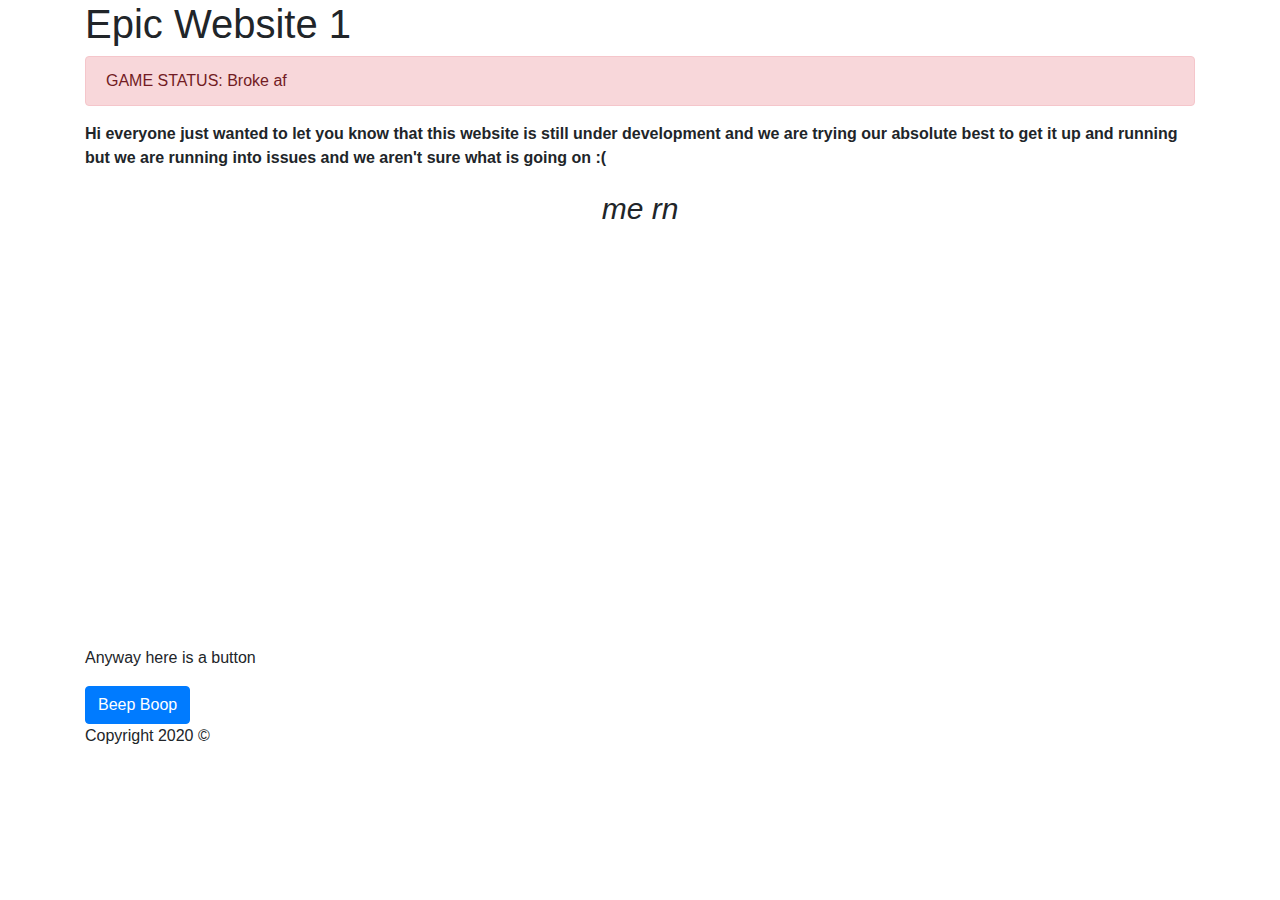
<file: Web/Bad_DNS/service/src/index.html>
<html>
    <head>
        <title>New site!</title>
        <link rel="stylesheet" href="https://stackpath.bootstrapcdn.com/bootstrap/4.5.2/css/bootstrap.min.css" ></script>
    </head>

    <body>
        <div class="container">
            <h1>Epic Website 1</h1>
            <!-- <a href="https://challenge.ctf-fun.xyz">Play our new game here!</a> -->


            <div class="alert alert-danger" role="alert">
               GAME STATUS: Broke af
              </div>

            <strong>
                <p>Hi everyone just wanted to let you know that this website is still under development and we are trying our absolute best to get it up and running but we are running into issues and we aren't sure what is going on :(</p>
            </strong>

            <div class="row justify-content-center">
                <span style="font-size: 30px;" ><i>me rn</i></span>
            </div>
            <div class="row justify-content-center">
                <iframe width="560" height="315" src="https://www.youtube.com/embed/yBLdQ1a4-JI?controls=0" frameborder="0" allow="accelerometer; autoplay; encrypted-media; gyroscope; picture-in-picture" allowfullscreen></iframe>
            </div>

            <div style="margin-top: 100px;">
                <p>Anyway here is a button</p>
                <button type="button" class="btn btn-primary">Beep Boop</button>

                <p>Copyright 2020 &copy; </p>
            </div>



        </div>
    </body>
</html>
</file>
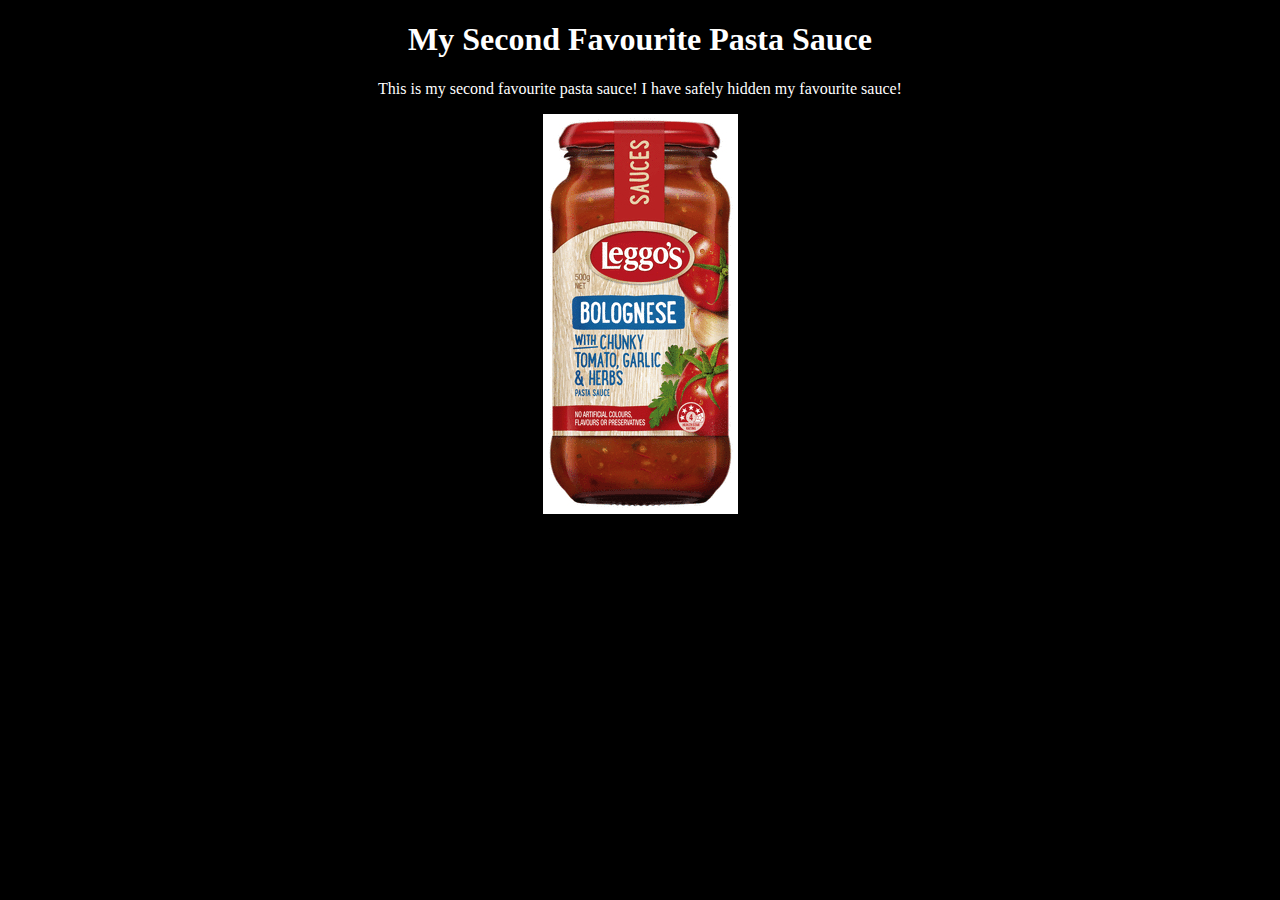
<file: Web/Disable/service/src/index.html>
<!DOCTYPE html>

<html>
    <head>
        <title>My Favourite Pasta Sauce</title>
        <style>
            body {
                background-color: black;
                color: white
            }
            .main-body {
                margin: auto;
                text-align: center;
            }
        </style>
        <script src="disableMouseRightClick.js"></script>
    </head>

    <body>
        <script>
            document.onkeydown = function(e) {
                if (e.ctrlKey && 
                    (e.keyCode === 67 || 
                    e.keyCode === 86 || 
                    e.keyCode === 85 || 
                    e.keyCode === 117)) {
                        alert('not allowed');
                    return false;
                } else {
                    return true;
                }
            };
        </script>

        <div class="main-body">
            <h1>My Second Favourite Pasta Sauce</h1>
            <p>This is my second favourite pasta sauce! I have safely hidden my favourite sauce!</p>
            <!-- almost there -->
            <img src="sauce.jpg" >
        </div>
    </body>
</html>
</file>
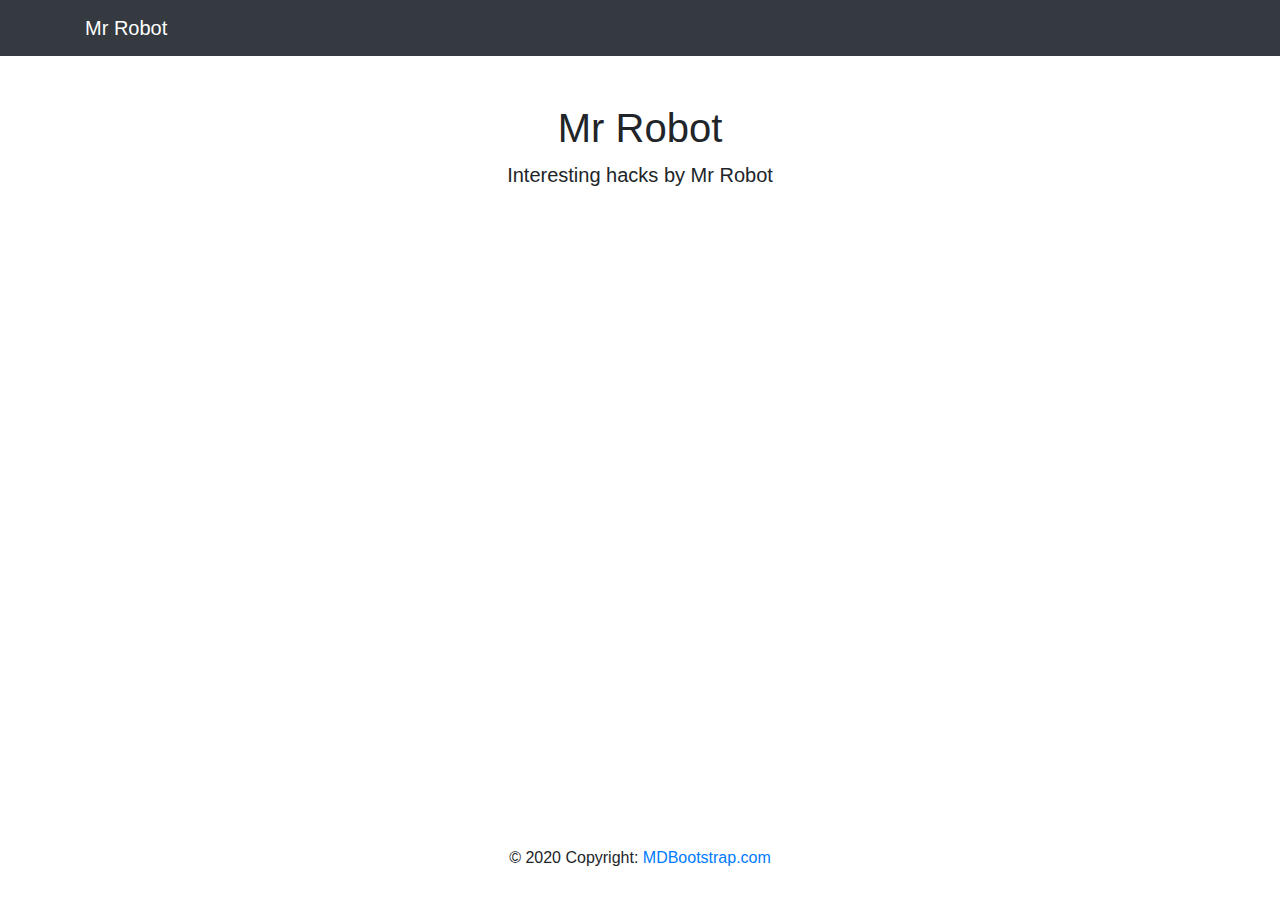
<file: Web/Mr Elliot Alderson/service/service/src/index.html>
<!DOCTYPE html>
<html lang="en">

    <head>

        <meta charset="utf-8">
        <meta name="viewport" content="width=device-width, initial-scale=1, shrink-to-fit=no">
        <meta name="description" content="">
        <meta name="author" content="">

        <title>Bare - Start Bootstrap Template</title>

        <!-- CSS only -->
        <link rel="stylesheet" href="https://stackpath.bootstrapcdn.com/bootstrap/4.5.2/css/bootstrap.min.css" integrity="sha384-JcKb8q3iqJ61gNV9KGb8thSsNjpSL0n8PARn9HuZOnIxN0hoP+VmmDGMN5t9UJ0Z" crossorigin="anonymous">

    </head>

    <body>

        <!-- Navigation -->
        <nav class="navbar navbar-expand-lg navbar-dark bg-dark static-top">
            <div class="container">
                <a class="navbar-brand" href="#">Mr Robot</a>
                <button class="navbar-toggler" type="button" data-toggle="collapse" data-target="#navbarResponsive" aria-controls="navbarResponsive" aria-expanded="false" aria-label="Toggle navigation">
                    <span class="navbar-toggler-icon"></span>
                </button>
            </div>
        </nav>

        <!-- Page Content -->
        <div class="container">
            <div class="row">
                <div class="col-lg-12 text-center">
                    <h1 class="mt-5">Mr Robot</h1>
                    <p class="lead">Interesting hacks by Mr Robot</p>
                    <div class="embed-responsive embed-responsive-16by9">
                        <iframe class="embed-responsive-item" src="https://youtube.com/embed/zhvyK8q2Qtg" allowfullscreen></iframe>
                    </div>
                </div>
            </div>
        </div>
        <!-- Footer -->
        <footer class="page-footer font-small blue">

            <!-- Copyright -->
            <div class="footer-copyright text-center py-3">© 2020 Copyright:
                <a href="https://mdbootstrap.com/"> MDBootstrap.com</a>
            </div>
            <!-- Copyright -->

        </footer>
        <!-- Footer -->


        <script src="https://code.jquery.com/jquery-3.5.1.slim.min.js" integrity="sha384-DfXdz2htPH0lsSSs5nCTpuj/zy4C+OGpamoFVy38MVBnE+IbbVYUew+OrCXaRkfj" crossorigin="anonymous"></script>
        <script src="https://cdn.jsdelivr.net/npm/popper.js@1.16.1/dist/umd/popper.min.js" integrity="sha384-9/reFTGAW83EW2RDu2S0VKaIzap3H66lZH81PoYlFhbGU+6BZp6G7niu735Sk7lN" crossorigin="anonymous"></script>
        <script src="https://stackpath.bootstrapcdn.com/bootstrap/4.5.2/js/bootstrap.min.js" integrity="sha384-B4gt1jrGC7Jh4AgTPSdUtOBvfO8shuf57BaghqFfPlYxofvL8/KUEfYiJOMMV+rV" crossorigin="anonymous"></script>

    </body>

</html>
</file>
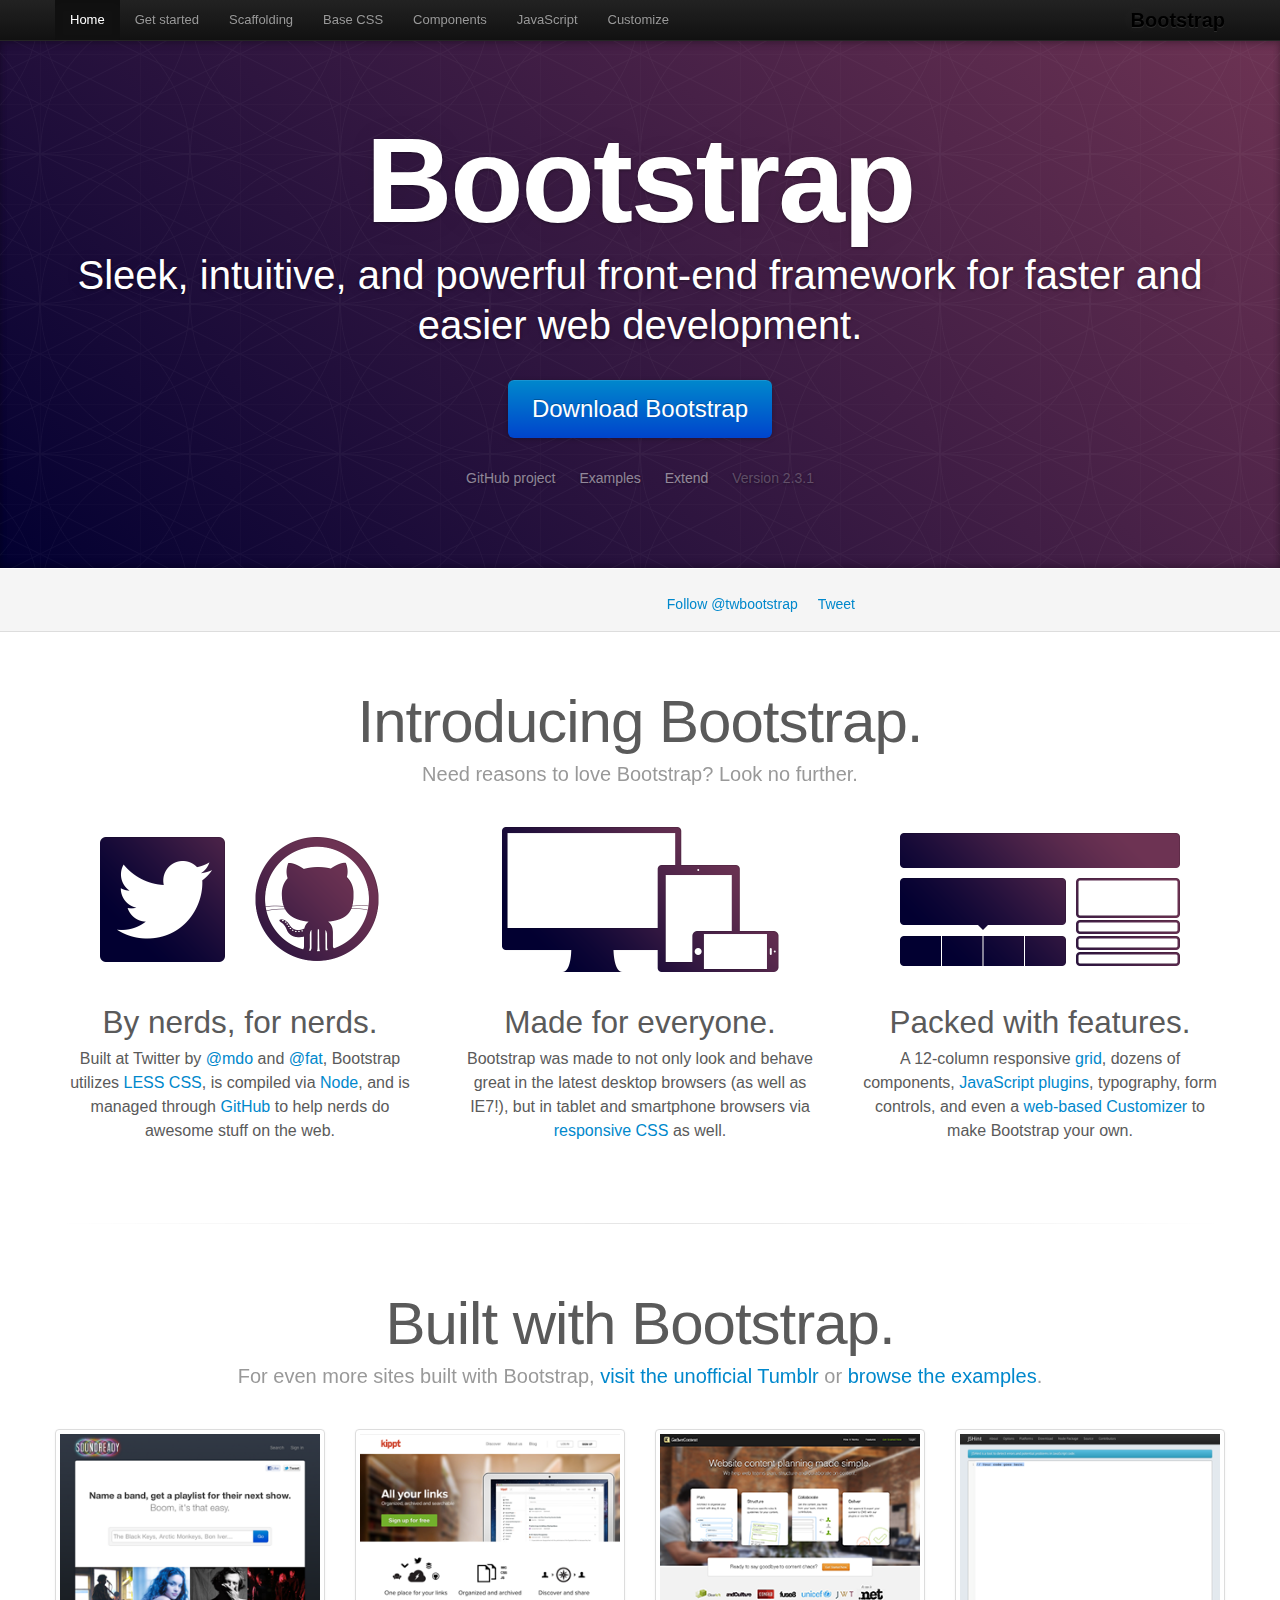
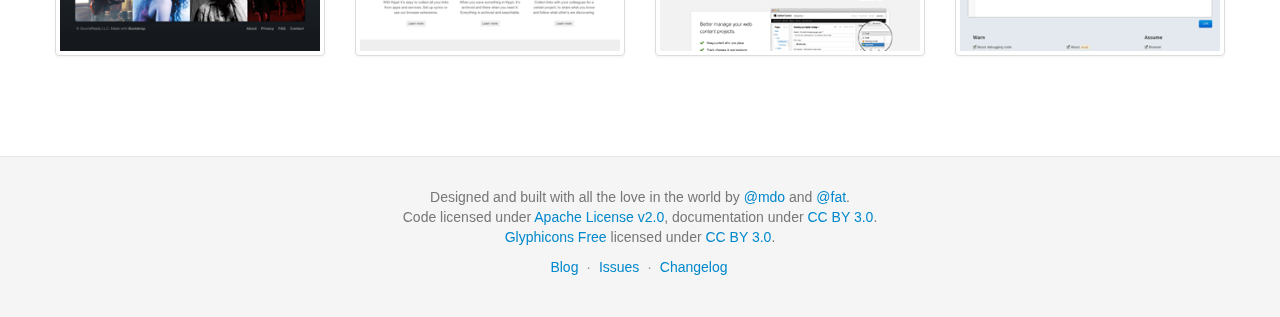
<file: Web/Blog/service/src/bootstrap/docs/index.html>
<!DOCTYPE html>
<html lang="en">
  <head>
    <meta charset="utf-8">
    <title>Bootstrap</title>
    <meta name="viewport" content="width=device-width, initial-scale=1.0">
    <meta name="description" content="">
    <meta name="author" content="">

    <!-- Le styles -->
    <link href="assets/css/bootstrap.css" rel="stylesheet">
    <link href="assets/css/bootstrap-responsive.css" rel="stylesheet">
    <link href="assets/css/docs.css" rel="stylesheet">
    <link href="assets/js/google-code-prettify/prettify.css" rel="stylesheet">

    <!-- Le HTML5 shim, for IE6-8 support of HTML5 elements -->
    <!--[if lt IE 9]>
      <script src="assets/js/html5shiv.js"></script>
    <![endif]-->

    <!-- Le fav and touch icons -->
    <link rel="apple-touch-icon-precomposed" sizes="144x144" href="assets/ico/apple-touch-icon-144-precomposed.png">
    <link rel="apple-touch-icon-precomposed" sizes="114x114" href="assets/ico/apple-touch-icon-114-precomposed.png">
      <link rel="apple-touch-icon-precomposed" sizes="72x72" href="assets/ico/apple-touch-icon-72-precomposed.png">
                    <link rel="apple-touch-icon-precomposed" href="assets/ico/apple-touch-icon-57-precomposed.png">
                                   <link rel="shortcut icon" href="assets/ico/favicon.png">

  </head>

  <body data-spy="scroll" data-target=".bs-docs-sidebar">

    <!-- Navbar
    ================================================== -->
    <div class="navbar navbar-inverse navbar-fixed-top">
      <div class="navbar-inner">
        <div class="container">
          <button type="button" class="btn btn-navbar" data-toggle="collapse" data-target=".nav-collapse">
            <span class="icon-bar"></span>
            <span class="icon-bar"></span>
            <span class="icon-bar"></span>
          </button>
          <a class="brand" href="./index.html">Bootstrap</a>
          <div class="nav-collapse collapse">
            <ul class="nav">
              <li class="active">
                <a href="./index.html">Home</a>
              </li>
              <li class="">
                <a href="./getting-started.html">Get started</a>
              </li>
              <li class="">
                <a href="./scaffolding.html">Scaffolding</a>
              </li>
              <li class="">
                <a href="./base-css.html">Base CSS</a>
              </li>
              <li class="">
                <a href="./components.html">Components</a>
              </li>
              <li class="">
                <a href="./javascript.html">JavaScript</a>
              </li>
              <li class="">
                <a href="./customize.html">Customize</a>
              </li>
            </ul>
          </div>
        </div>
      </div>
    </div>

<div class="jumbotron masthead">
  <div class="container">
    <h1>Bootstrap</h1>
    <p>Sleek, intuitive, and powerful front-end framework for faster and easier web development.</p>
    <p>
      <a href="assets/bootstrap.zip" class="btn btn-primary btn-large" >Download Bootstrap</a>
    </p>
    <ul class="masthead-links">
      <li>
        <a href="http://github.com/twitter/bootstrap" >GitHub project</a>
      </li>
      <li>
        <a href="./getting-started.html#examples" >Examples</a>
      </li>
      <li>
        <a href="./extend.html" >Extend</a>
      </li>
      <li>
        Version 2.3.1
      </li>
    </ul>
  </div>
</div>

<div class="bs-docs-social">
  <div class="container">
    <ul class="bs-docs-social-buttons">
      <li>
        <iframe class="github-btn" src="http://ghbtns.com/github-btn.html?user=twitter&repo=bootstrap&type=watch&count=true" allowtransparency="true" frameborder="0" scrolling="0" width="100px" height="20px"></iframe>
      </li>
      <li>
        <iframe class="github-btn" src="http://ghbtns.com/github-btn.html?user=twitter&repo=bootstrap&type=fork&count=true" allowtransparency="true" frameborder="0" scrolling="0" width="102px" height="20px"></iframe>
      </li>
      <li class="follow-btn">
        <a href="https://twitter.com/twbootstrap" class="twitter-follow-button" data-link-color="#0069D6" data-show-count="true">Follow @twbootstrap</a>
      </li>
      <li class="tweet-btn">
        <a href="https://twitter.com/share" class="twitter-share-button" data-url="http://twitter.github.com/bootstrap/" data-count="horizontal" data-via="twbootstrap" data-related="mdo:Creator of Twitter Bootstrap">Tweet</a>
      </li>
    </ul>
  </div>
</div>

<div class="container">

  <div class="marketing">

    <h1>Introducing Bootstrap.</h1>
    <p class="marketing-byline">Need reasons to love Bootstrap? Look no further.</p>

    <div class="row-fluid">
      <div class="span4">
        <img class="marketing-img" src="assets/img/bs-docs-twitter-github.png">
        <h2>By nerds, for nerds.</h2>
        <p>Built at Twitter by <a href="http://twitter.com/mdo">@mdo</a> and <a href="http://twitter.com/fat">@fat</a>, Bootstrap utilizes <a href="http://lesscss.org">LESS CSS</a>, is compiled via <a href="http://nodejs.org">Node</a>, and is managed through <a href="http://github.com">GitHub</a> to help nerds do awesome stuff on the web.</p>
      </div>
      <div class="span4">
        <img class="marketing-img" src="assets/img/bs-docs-responsive-illustrations.png">
        <h2>Made for everyone.</h2>
        <p>Bootstrap was made to not only look and behave great in the latest desktop browsers (as well as IE7!), but in tablet and smartphone browsers via <a href="./scaffolding.html#responsive">responsive CSS</a> as well.</p>
      </div>
      <div class="span4">
        <img class="marketing-img" src="assets/img/bs-docs-bootstrap-features.png">
        <h2>Packed with features.</h2>
        <p>A 12-column responsive <a href="./scaffolding.html#gridSystem">grid</a>, dozens of components, <a href="./javascript.html">JavaScript plugins</a>, typography, form controls, and even a <a href="./customize.html">web-based Customizer</a> to make Bootstrap your own.</p>
      </div>
    </div>

    <hr class="soften">

    <h1>Built with Bootstrap.</h1>
    <p class="marketing-byline">For even more sites built with Bootstrap, <a href="http://builtwithbootstrap.tumblr.com/" target="_blank">visit the unofficial Tumblr</a> or <a href="./getting-started.html#examples">browse the examples</a>.</p>
    <div class="row-fluid">
      <ul class="thumbnails example-sites">
        <li class="span3">
          <a class="thumbnail" href="http://soundready.fm/" target="_blank">
            <img src="assets/img/example-sites/soundready.png" alt="SoundReady.fm">
          </a>
        </li>
        <li class="span3">
          <a class="thumbnail" href="http://kippt.com/" target="_blank">
            <img src="assets/img/example-sites/kippt.png" alt="Kippt">
          </a>
        </li>
        <li class="span3">
          <a class="thumbnail" href="http://www.gathercontent.com/" target="_blank">
            <img src="assets/img/example-sites/gathercontent.png" alt="Gather Content">
          </a>
        </li>
        <li class="span3">
          <a class="thumbnail" href="http://www.jshint.com/" target="_blank">
            <img src="assets/img/example-sites/jshint.png" alt="JS Hint">
          </a>
        </li>
      </ul>
     </div>

  </div>

</div>



    <!-- Footer
    ================================================== -->
    <footer class="footer">
      <div class="container">
        <p>Designed and built with all the love in the world by <a href="http://twitter.com/mdo" target="_blank">@mdo</a> and <a href="http://twitter.com/fat" target="_blank">@fat</a>.</p>
        <p>Code licensed under <a href="http://www.apache.org/licenses/LICENSE-2.0" target="_blank">Apache License v2.0</a>, documentation under <a href="http://creativecommons.org/licenses/by/3.0/">CC BY 3.0</a>.</p>
        <p><a href="http://glyphicons.com">Glyphicons Free</a> licensed under <a href="http://creativecommons.org/licenses/by/3.0/">CC BY 3.0</a>.</p>
        <ul class="footer-links">
          <li><a href="http://blog.getbootstrap.com">Blog</a></li>
          <li class="muted">&middot;</li>
          <li><a href="https://github.com/twitter/bootstrap/issues?state=open">Issues</a></li>
          <li class="muted">&middot;</li>
          <li><a href="https://github.com/twitter/bootstrap/blob/master/CHANGELOG.md">Changelog</a></li>
        </ul>
      </div>
    </footer>



    <!-- Le javascript
    ================================================== -->
    <!-- Placed at the end of the document so the pages load faster -->
    <script type="text/javascript" src="http://platform.twitter.com/widgets.js"></script>
    <script src="assets/js/jquery.js"></script>
    <script src="assets/js/bootstrap-transition.js"></script>
    <script src="assets/js/bootstrap-alert.js"></script>
    <script src="assets/js/bootstrap-modal.js"></script>
    <script src="assets/js/bootstrap-dropdown.js"></script>
    <script src="assets/js/bootstrap-scrollspy.js"></script>
    <script src="assets/js/bootstrap-tab.js"></script>
    <script src="assets/js/bootstrap-tooltip.js"></script>
    <script src="assets/js/bootstrap-popover.js"></script>
    <script src="assets/js/bootstrap-button.js"></script>
    <script src="assets/js/bootstrap-collapse.js"></script>
    <script src="assets/js/bootstrap-carousel.js"></script>
    <script src="assets/js/bootstrap-typeahead.js"></script>
    <script src="assets/js/bootstrap-affix.js"></script>

    <script src="assets/js/holder/holder.js"></script>
    <script src="assets/js/google-code-prettify/prettify.js"></script>

    <script src="assets/js/application.js"></script>



  </body>
</html>
</file>
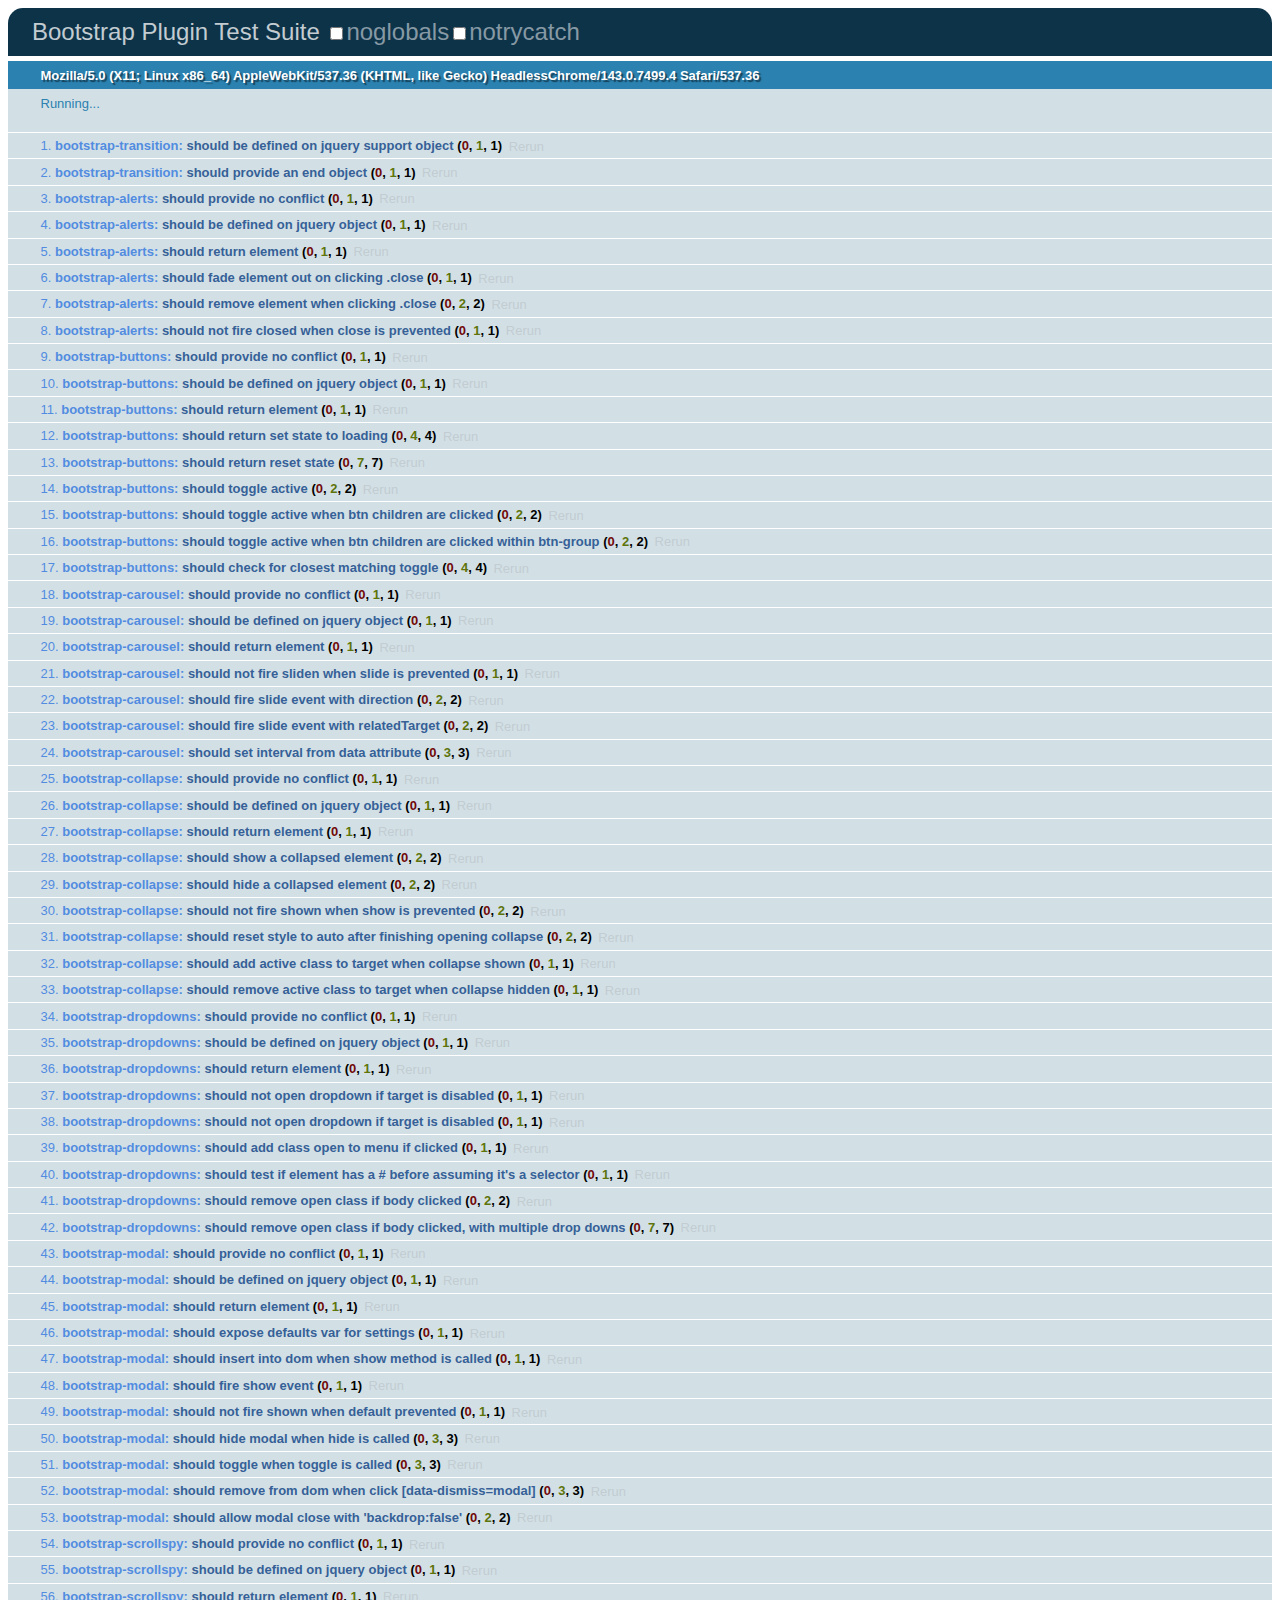
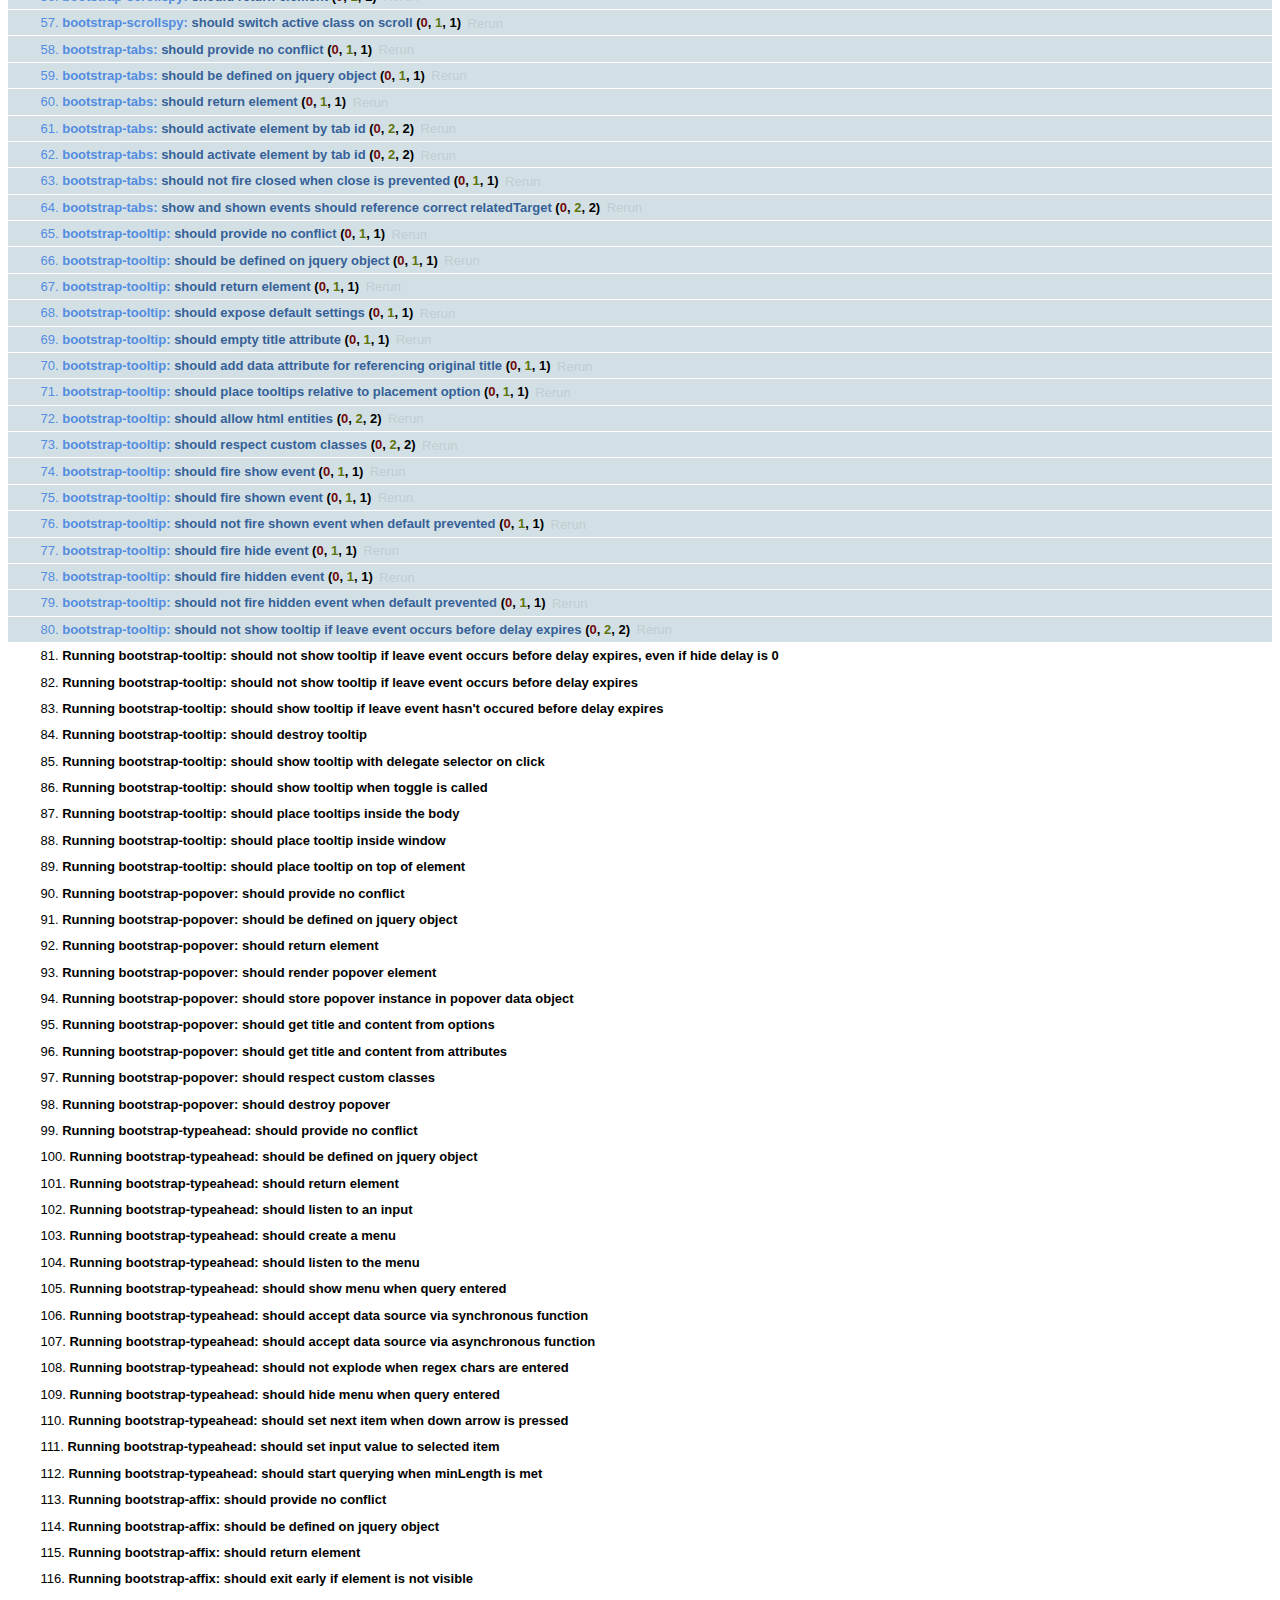
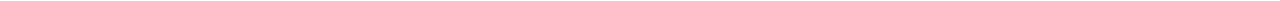
<file: Web/Blog/service/src/bootstrap/js/tests/index.html>
<!DOCTYPE HTML>
<html>
<head>
  <title>Bootstrap Plugin Test Suite</title>

  <!-- jquery -->
  <!--<script src="http://code.jquery.com/jquery-1.7.min.js"></script>-->
  <script src="vendor/jquery.js"></script>

  <!-- qunit -->
  <link rel="stylesheet" href="vendor/qunit.css" type="text/css" media="screen" />
  <script src="vendor/qunit.js"></script>

  <!-- phantomjs logging script-->
  <script src="unit/bootstrap-phantom.js"></script>

  <!--  plugin sources -->
  <script src="../../js/bootstrap-transition.js"></script>
  <script src="../../js/bootstrap-alert.js"></script>
  <script src="../../js/bootstrap-button.js"></script>
  <script src="../../js/bootstrap-carousel.js"></script>
  <script src="../../js/bootstrap-collapse.js"></script>
  <script src="../../js/bootstrap-dropdown.js"></script>
  <script src="../../js/bootstrap-modal.js"></script>
  <script src="../../js/bootstrap-scrollspy.js"></script>
  <script src="../../js/bootstrap-tab.js"></script>
  <script src="../../js/bootstrap-tooltip.js"></script>
  <script src="../../js/bootstrap-popover.js"></script>
  <script src="../../js/bootstrap-typeahead.js"></script>
  <script src="../../js/bootstrap-affix.js"></script>

  <!-- unit tests -->
  <script src="unit/bootstrap-transition.js"></script>
  <script src="unit/bootstrap-alert.js"></script>
  <script src="unit/bootstrap-button.js"></script>
  <script src="unit/bootstrap-carousel.js"></script>
  <script src="unit/bootstrap-collapse.js"></script>
  <script src="unit/bootstrap-dropdown.js"></script>
  <script src="unit/bootstrap-modal.js"></script>
  <script src="unit/bootstrap-scrollspy.js"></script>
  <script src="unit/bootstrap-tab.js"></script>
  <script src="unit/bootstrap-tooltip.js"></script>
  <script src="unit/bootstrap-popover.js"></script>
  <script src="unit/bootstrap-typeahead.js"></script>
  <script src="unit/bootstrap-affix.js"></script>
</head>
<body>
  <div>
    <h1 id="qunit-header">Bootstrap Plugin Test Suite</h1>
    <h2 id="qunit-banner"></h2>
    <h2 id="qunit-userAgent"></h2>
    <ol id="qunit-tests"></ol>
    <div id="qunit-fixture"></div>
  </div>
</body>
</html>
</file>
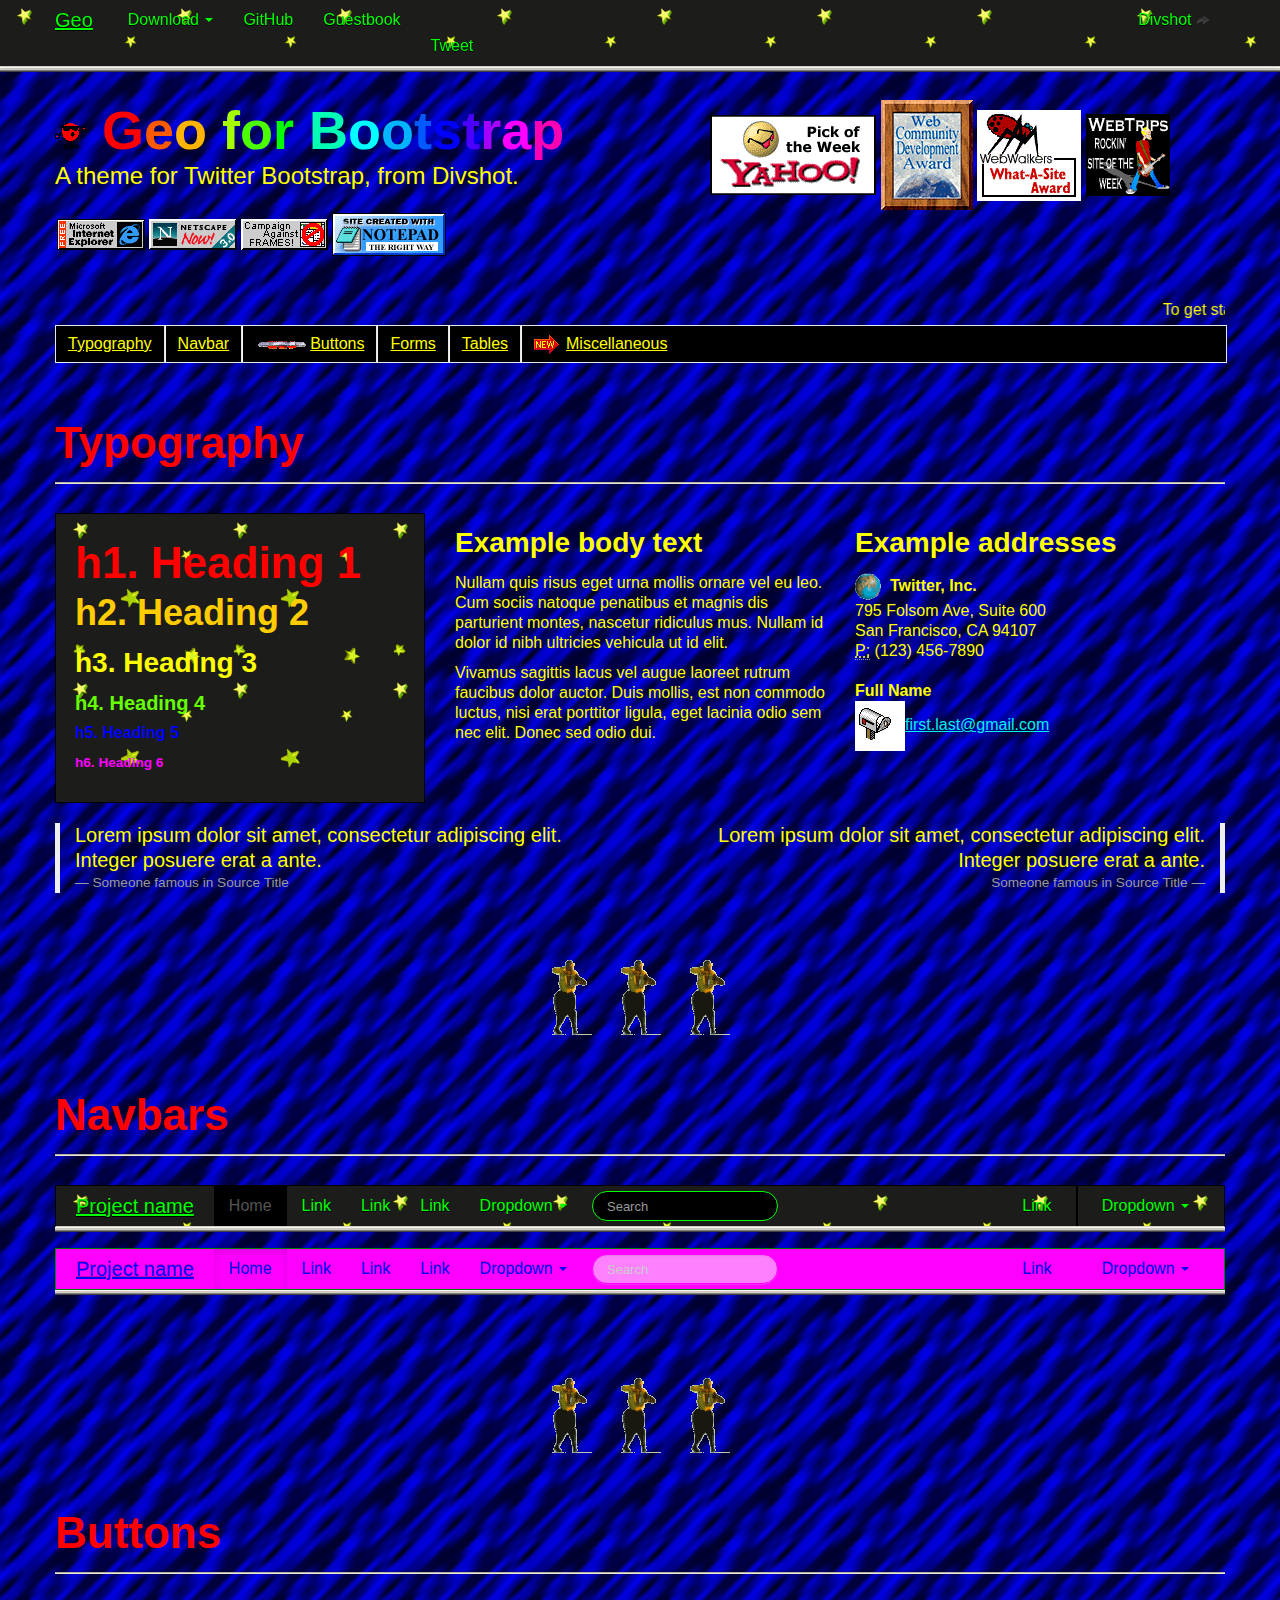
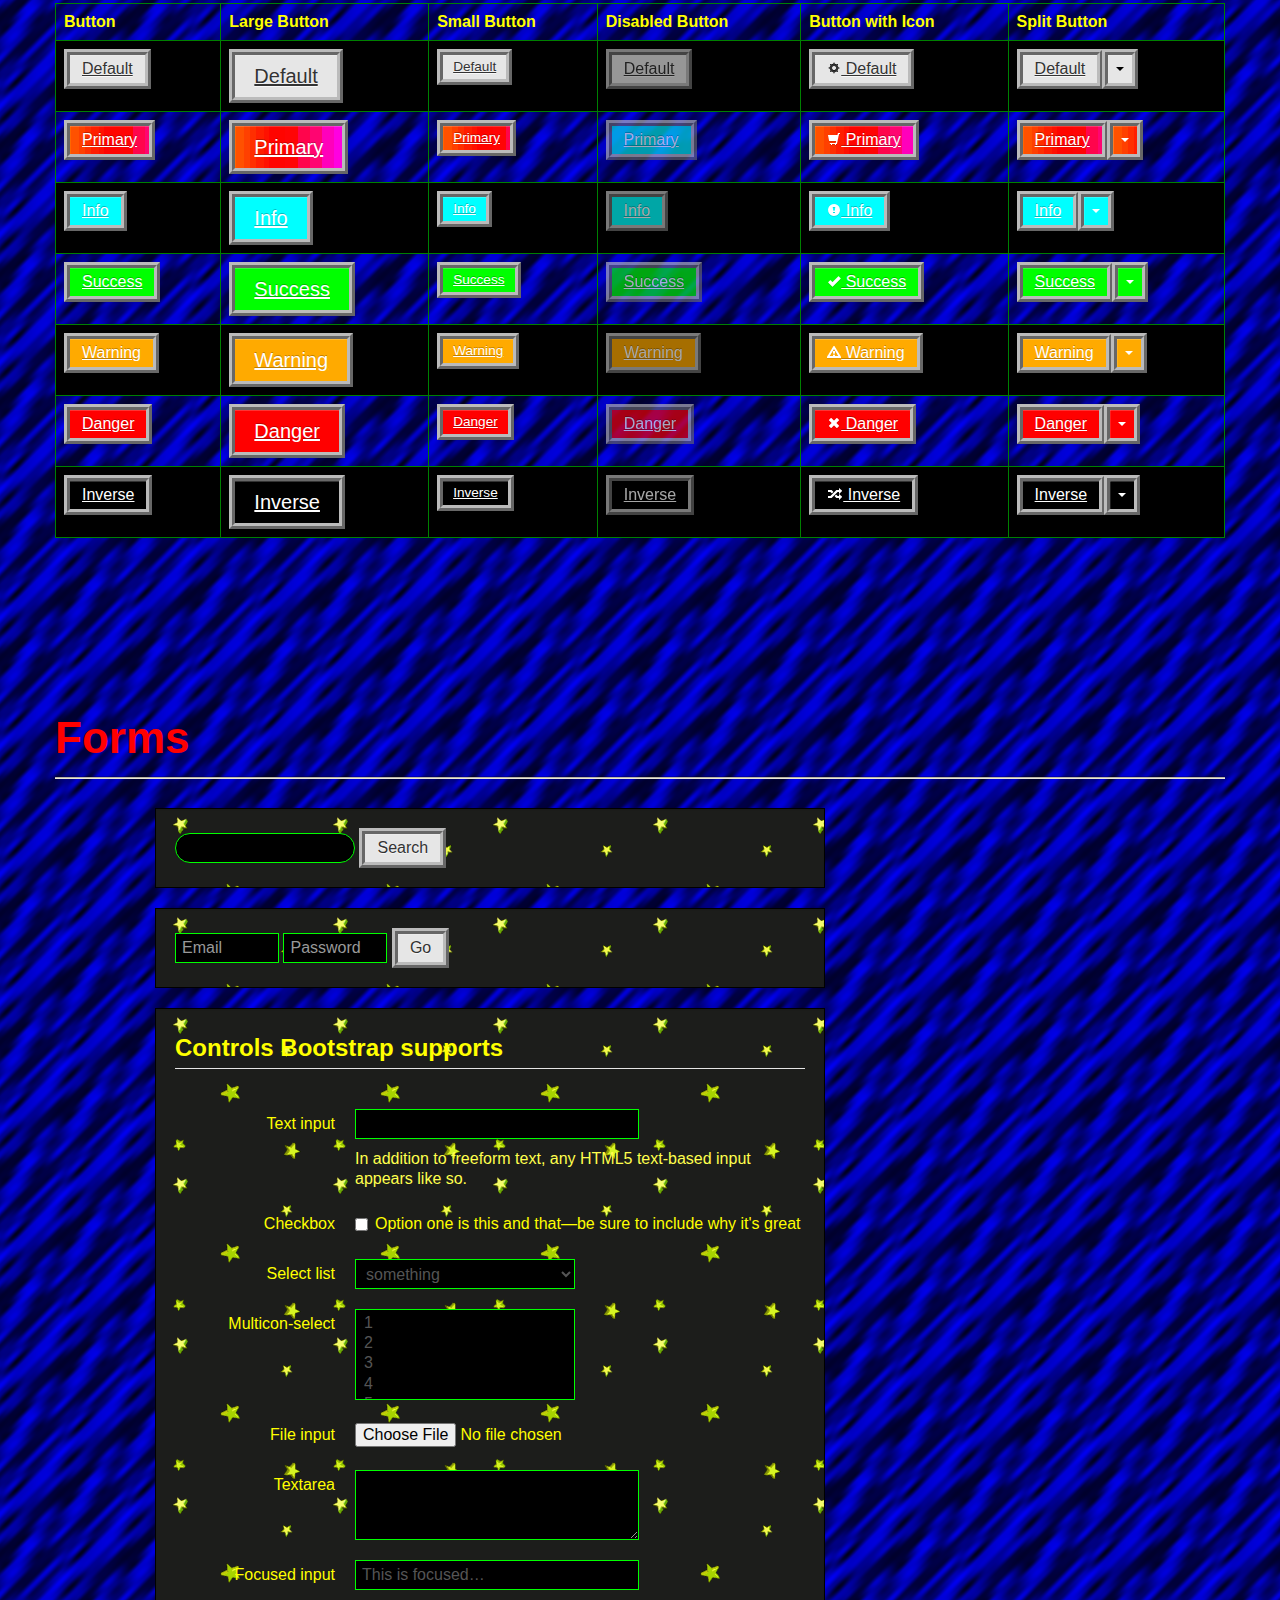
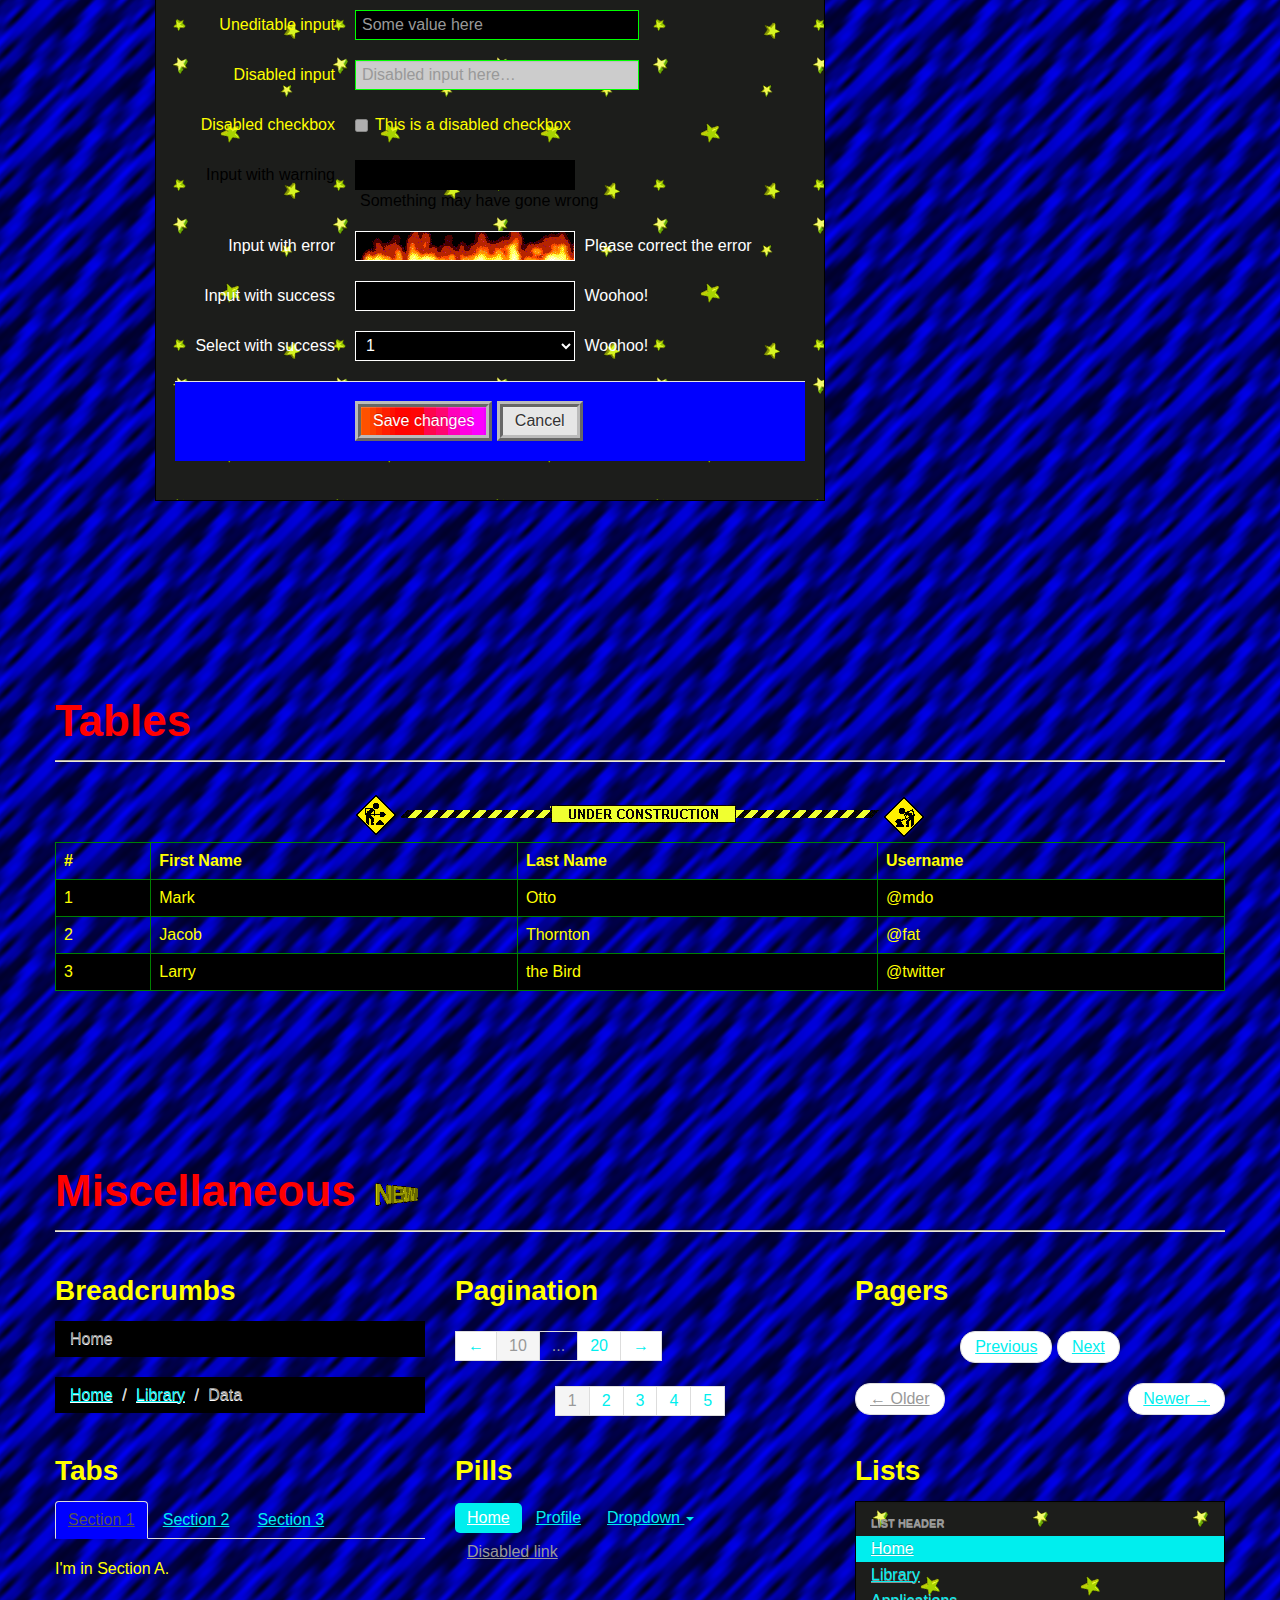
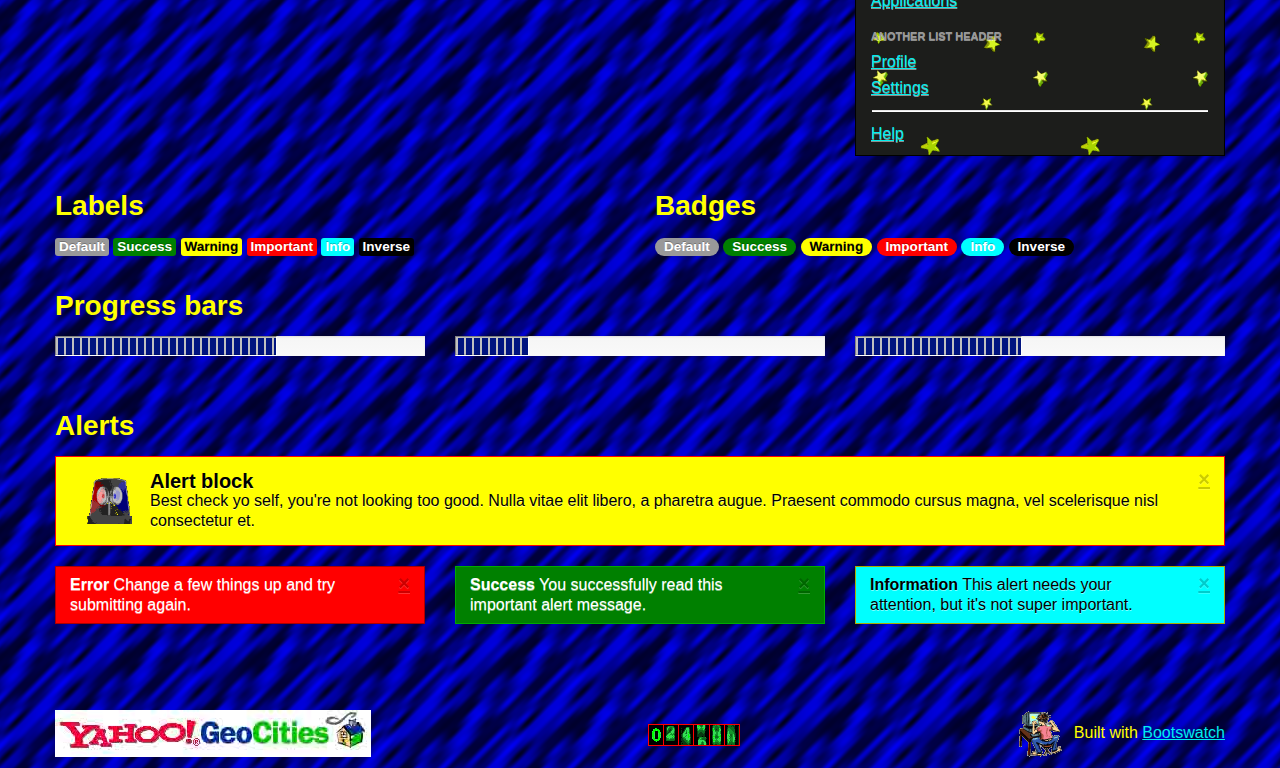
<file: Web/Blog/service/src/test/test.html>
<!DOCTYPE html>
<html lang="en">
  <head>
    <meta charset="utf-8">
    <title>Bootswatch: Swatch</title>
    <meta name="viewport" content="width=device-width, initial-scale=1.0">
    <meta name="description" content="">
    <meta name="author" content="">

    <!--[if lt IE 9]>
      <script src="http://html5shim.googlecode.com/svn/trunk/html5.js"></script>
    <![endif]-->

    <link href="../swatch/bootstrap.min.css" rel="stylesheet">
    <link href="../bootstrap/docs/assets/css/bootstrap-responsive.css" rel="stylesheet">
    <link href="../bootstrap/docs/assets/js/google-code-prettify/prettify.css" rel="stylesheet">
    <link href="bootswatch.css" rel="stylesheet">

  </head>

  <body id="top" class="preview" data-spy="scroll" data-target=".subnav" data-offset="80">


  <!-- Navbar
    ================================================== -->
 <div class="navbar navbar-fixed-top">
   <div class="navbar-inner">
     <div class="container">
       <a class="btn btn-navbar" data-toggle="collapse" data-target=".nav-collapse">
         <span class="icon-bar"></span>
         <span class="icon-bar"></span>
         <span class="icon-bar"></span>
       </a>
       <a class="brand" href="../">Geo</a>
       <div class="nav-collapse" id="main-menu">
        <ul class="nav" id="main-menu-left">
          <li class="dropdown" id="preview-menu">
            <a class="dropdown-toggle" data-toggle="dropdown" href="#">Download <b class="caret"></b></a>
            <ul class="dropdown-menu">
              <li><a target="_blank" href="../swatch/bootstrap.min.css">bootstrap.min.css</a></li>
              <li><a target="_blank" href="../swatch/bootstrap.css">bootstrap.css</a></li>
              <li class="divider"></li>
              <li><a target="_blank" href="../swatch/variables.less">variables.less</a></li>
              <li><a target="_blank" href="../swatch/bootswatch.less">bootswatch.less</a></li>
            </ul>
          </li>
          <li><a href="http://github.com/divshot/geo-bootstrap">GitHub</a></li>
          <li><a href="http://www.websitegoodies.com/guestbook.php?a=view&id=930308" target="_blank">Guestbook</a></li>
          <li style="padding-top: 6px">&nbsp;
            <a href="https://twitter.com/share" class="twitter-share-button" data-text="Geo, a new Bootstrap theme from Divshot" data-via="divshot" data-size="large">Tweet</a>
            <script>!function(d,s,id){var js,fjs=d.getElementsByTagName(s)[0];if(!d.getElementById(id)){js=d.createElement(s);js.id=id;js.src="http://platform.twitter.com/widgets.js";fjs.parentNode.insertBefore(js,fjs);}}(document,"script","twitter-wjs");</script>
          </li>
        </ul>
        <ul class="nav pull-right" id="main-menu-right">
          <li><a rel="tooltip" target="_blank" href="http://www.divshot.com" title="Bootstrap Interface Builder">Divshot <i class="icon-share-alt"></i></a></li>
        </ul>
       </div>
     </div>
   </div>
 </div>

    <div class="container">


<!-- Masthead
================================================== -->
<header class="jumbotron subhead" id="overview">
  <div class="row">
    <div class="span6">
      <h1><img src="../img/test/7upspot.gif">&nbsp;<FONT COLOR="#FF0000">G</FONT><FONT COLOR="#FF5A00">e</FONT><FONT COLOR="#FFB400">o</FONT><FONT COLOR="#FFff00"> </FONT><FONT COLOR="#A5ff00">f</FONT><FONT COLOR="#4Bff00">o</FONT><FONT COLOR="#00ff00">r</FONT><FONT COLOR="#00ff5A"> </FONT><blink><FONT COLOR="#00ffB4">B</FONT><FONT COLOR="#00ffff">o</FONT><FONT COLOR="#00B4ff">o</FONT><FONT COLOR="#005Aff">t</FONT><FONT COLOR="#0000ff">s</FONT><FONT COLOR="#4B00ff">t</FONT><FONT COLOR="#A500ff">r</FONT><FONT COLOR="#FF00ff">a</FONT><FONT COLOR="#FF00B4">p</FONT></blink></h1>
      <p class="lead">A theme for Twitter Bootstrap, from Divshot.</p>
      <table cellpadding="2" cellspacing="2">
        <tr>
          <td>
            <img src="../img/test/ie_logo.gif">
          </td>
          <td>
            <img src="../img/test/ns_logo.gif">
          </td>
          <td>
            <img src="../img/test/noframes.gif">
          </td>
          <td>
            <img src="../img/test/notepad.gif">
          </td>
        </tr>
      </table>
    </div>
    <div class="span6">
      <center>
        <img src="../img/test/yahooweek.gif">
        <img src="../img/test/community.gif">
        <img src="../img/test/wabwalk.gif">
        <img src="../img/test/webtrips.gif">
      </center>
    </div>
  </div>
  <marquee>To get started, download the "bootstrap.css" or "bootstrap.min.css" file and include it in your HTML webpage &lt;head&gt; tag: &lt;link href="bootstrap.css" rel="stylesheet"&gt;</marquee>
  <div class="subnav">
    <ul class="nav nav-pills">
      <li><a href="#typography">Typography</a></li>
      <li><a href="#navbar">Navbar</a></li>
      <li><a href="#buttons"><img class="pull-left" style="margin-top: -5px" src="../img/test/hot.gif"> Buttons</a></li>
      <li><a href="#forms">Forms</a></li>
      <li><a href="#tables">Tables</a></li>
      <li><a href="#miscellaneous"><img class="pull-left" style="margin-top: -3px" src="../img/test/new.gif"> Miscellaneous</a></li>
    </ul>
  </div>
</header>

<!-- Typography
================================================== -->
<section id="typography" style="padding-top: 0">
  <div class="page-header">
    <h1>Typography</h1>
  </div>

  <!-- Headings & Paragraph Copy -->
  <div class="row">

    <div class="span4">
      <div class="well">
        <h1>h1. Heading 1</h1>
        <h2>h2. Heading 2</h2>
        <h3>h3. Heading 3</h3>
        <h4>h4. Heading 4</h4>
        <h5>h5. Heading 5</h5>
        <h6>h6. Heading 6</h6>
      </div>
    </div>

    <div class="span4">
      <h3>Example body text</h3>
      <p>Nullam quis risus eget urna mollis ornare vel eu leo. Cum sociis natoque penatibus et magnis dis parturient montes, nascetur ridiculus mus. Nullam id dolor id nibh ultricies vehicula ut id elit.</p>
      <p>Vivamus sagittis lacus vel augue laoreet rutrum faucibus dolor auctor. Duis mollis, est non commodo luctus, nisi erat porttitor ligula, eget lacinia odio sem nec elit. Donec sed odio dui.</p>
    </div>

    <div class="span4">
      <h3>Example addresses</h3>
      <address><img src="../img/test/spinningearth.gif" width="26">&nbsp;
        <strong>Twitter, Inc.</strong><br>
        795 Folsom Ave, Suite 600<br>
        San Francisco, CA 94107<br>
        <abbr title="Phone">P:</abbr> (123) 456-7890
      </address>
      <address>
        <strong>Full Name</strong><br>
        <a href="mailto:#"><img src="../img/test/emailme.gif">first.last@gmail.com</a>
      </address>
    </div>

  </div>
  
  <div class="row">
    <div class="span6">
      <blockquote>
        <p>Lorem ipsum dolor sit amet, consectetur adipiscing elit. Integer posuere erat a ante.</p>
        <small>Someone famous in <cite title="Source Title">Source Title</cite></small>
      </blockquote>
    </div>
    <div class="span6">
      <blockquote class="pull-right">
        <p>Lorem ipsum dolor sit amet, consectetur adipiscing elit. Integer posuere erat a ante.</p>
        <small>Someone famous in <cite title="Source Title">Source Title</cite></small>
      </blockquote>
    </div>
  </div>

</section>

<br><br>
<center>
  <!-- TRIPLE MC HAMMER -->
  <img src="../img/test/mchammer.gif">&nbsp;&nbsp;
  <img src="../img/test/mchammer.gif">&nbsp;&nbsp;
  <img src="../img/test/mchammer.gif">
</center>


<!-- Navbar
================================================== -->
<section id="navbar" style="padding-top: 0">
  <div class="page-header">
    <h1>Navbars</h1>
  </div>
  <div class="navbar">
    <div class="navbar-inner">
      <div class="container" style="width: auto;">
        <a class="btn btn-navbar" data-toggle="collapse" data-target=".nav-collapse">
          <span class="icon-bar"></span>
          <span class="icon-bar"></span>
          <span class="icon-bar"></span>
        </a>
        <a class="brand" href="#">Project name</a>
        <div class="nav-collapse">
          <ul class="nav">
            <li class="active"><a href="#">Home</a></li>
            <li><a href="#">Link</a></li>
            <li><a href="#">Link</a></li>
            <li><a href="#">Link</a></li>
            <li class="dropdown">
              <a href="#" class="dropdown-toggle" data-toggle="dropdown">Dropdown <b class="caret"></b></a>
              <ul class="dropdown-menu">
                <li><a href="#">Action</a></li>
                <li><a href="#">Another action</a></li>
                <li><a href="#">Something else here</a></li>
                <li class="divider"></li>
                <li><a href="#">Separated link</a></li>
              </ul>
            </li>
          </ul>
          <form class="navbar-search pull-left" action="">
            <input type="text" class="search-query span2" placeholder="Search">
          </form>
          <ul class="nav pull-right">
            <li><a href="#">Link</a></li>
            <li class="divider-vertical"></li>
            <li class="dropdown">
              <a href="#" class="dropdown-toggle" data-toggle="dropdown">Dropdown <b class="caret"></b></a>
              <ul class="dropdown-menu">
                <li><a href="#">Action</a></li>
                <li><a href="#">Another action</a></li>
                <li><a href="#">Something else here</a></li>
                <li class="divider"></li>
                <li><a href="#">Separated link</a></li>
              </ul>
            </li>
          </ul>
        </div><!-- /.nav-collapse -->
      </div>
    </div><!-- /navbar-inner -->
  </div><!-- /navbar -->

  <div class="navbar navbar-inverse">
    <div class="navbar-inner">
      <div class="container" style="width: auto;">
        <a class="btn btn-navbar" data-toggle="collapse" data-target=".nav-collapse">
          <span class="icon-bar"></span>
          <span class="icon-bar"></span>
          <span class="icon-bar"></span>
        </a>
        <a class="brand" href="#">Project name</a>
        <div class="nav-collapse">
          <ul class="nav">
            <li class="active"><a href="#">Home</a></li>
            <li><a href="#">Link</a></li>
            <li><a href="#">Link</a></li>
            <li><a href="#">Link</a></li>
            <li class="dropdown">
              <a href="#" class="dropdown-toggle" data-toggle="dropdown">Dropdown <b class="caret"></b></a>
              <ul class="dropdown-menu">
                <li><a href="#">Action</a></li>
                <li><a href="#">Another action</a></li>
                <li><a href="#">Something else here</a></li>
                <li class="divider"></li>
                <li><a href="#">Separated link</a></li>
              </ul>
            </li>
          </ul>
          <form class="navbar-search pull-left" action="">
            <input type="text" class="search-query span2" placeholder="Search">
          </form>
          <ul class="nav pull-right">
            <li><a href="#">Link</a></li>
            <li class="divider-vertical"></li>
            <li class="dropdown">
              <a href="#" class="dropdown-toggle" data-toggle="dropdown">Dropdown <b class="caret"></b></a>
              <ul class="dropdown-menu">
                <li><a href="#">Action</a></li>
                <li><a href="#">Another action</a></li>
                <li><a href="#">Something else here</a></li>
                <li class="divider"></li>
                <li><a href="#">Separated link</a></li>
              </ul>
            </li>
          </ul>
        </div><!-- /.nav-collapse -->
      </div>
    </div><!-- /navbar-inner -->
  </div><!-- /navbar -->

</section>

<br><br><br>
<center>
  <!-- TRIPLE MC HAMMER -->
  <img src="../img/test/mchammer.gif">&nbsp;&nbsp;
  <img src="../img/test/mchammer.gif">&nbsp;&nbsp;
  <img src="../img/test/mchammer.gif">
</center>

<!-- Buttons
================================================== -->
<section id="buttons" style="padding-top: 0">
  <div class="page-header">
    <h1>Buttons</h1>
  </div>
  <table class="table table-bordered table-striped">
    <thead>
      <tr>
        <th>Button</th>
        <th>Large Button</th>
        <th>Small Button</th>
        <th>Disabled Button</th>
		<th>Button with Icon</th>
		<th>Split Button</th>
      </tr>
    </thead>
    <tbody>
      <tr>
        <td><a class="btn" href="#">Default</a></td>
        <td><a class="btn btn-large" href="#">Default</a></td>
        <td><a class="btn btn-small" href="#">Default</a></td>
        <td><a class="btn disabled" href="#">Default</a></td>
        <td><a class="btn" href="#"><i class="icon-cog"></i> Default</a></td>
		<td>
	        <div class="btn-group">
	          <a class="btn" href="#">Default</a>
	          <a class="btn dropdown-toggle" data-toggle="dropdown" href="#"><span class="caret"></span></a>
	          <ul class="dropdown-menu">
	            <li><a href="#">Action</a></li>
	            <li><a href="#">Another action</a></li>
	            <li><a href="#">Something else here</a></li>
	            <li class="divider"></li>
	            <li><a href="#">Separated link</a></li>
	          </ul>
	        </div><!-- /btn-group -->
		</td>
      </tr>
      <tr>
        <td><a class="btn btn-primary" href="#">Primary</a></td>
        <td><a class="btn btn-primary btn-large" href="#">Primary</a></td>
        <td><a class="btn btn-primary btn-small" href="#">Primary</a></td>
        <td><a class="btn btn-primary disabled" href="#">Primary</a></td>
        <td><a class="btn btn-primary" href="#"><i class="icon-shopping-cart icon-white"></i> Primary</a></td>
		<td>
	        <div class="btn-group">
	          <a class="btn btn-primary" href="#">Primary</a>
	          <a class="btn btn-primary dropdown-toggle" data-toggle="dropdown" href="#"><span class="caret"></span></a>
	          <ul class="dropdown-menu">
	            <li><a href="#">Action</a></li>
	            <li><a href="#">Another action</a></li>
	            <li><a href="#">Something else here</a></li>
	            <li class="divider"></li>
	            <li><a href="#">Separated link</a></li>
	          </ul>
	        </div><!-- /btn-group -->
		</td>
      </tr>
      <tr>
        <td><a class="btn btn-info" href="#">Info</a></td>
        <td><a class="btn btn-info btn-large" href="#">Info</a></td>
        <td><a class="btn btn-info btn-small" href="#">Info</a></td>
        <td><a class="btn btn-info disabled" href="#">Info</a></td>
        <td><a class="btn btn-info" href="#"><i class="icon-exclamation-sign icon-white"></i> Info</a></td>
		<td>
	        <div class="btn-group">
	          <a class="btn btn-info" href="#">Info</a>
	          <a class="btn btn-info dropdown-toggle" data-toggle="dropdown" href="#"><span class="caret"></span></a>
	          <ul class="dropdown-menu">
	            <li><a href="#">Action</a></li>
	            <li><a href="#">Another action</a></li>
	            <li><a href="#">Something else here</a></li>
	            <li class="divider"></li>
	            <li><a href="#">Separated link</a></li>
	          </ul>
	        </div><!-- /btn-group -->
		</td>
      </tr>
      <tr>
        <td><a class="btn btn-success" href="#">Success</a></td>
        <td><a class="btn btn-success btn-large" href="#">Success</a></td>
        <td><a class="btn btn-success btn-small" href="#">Success</a></td>
        <td><a class="btn btn-success disabled" href="#">Success</a></td>
        <td><a class="btn btn-success" href="#"><i class="icon-ok icon-white"></i> Success</a></td>
		<td>
	        <div class="btn-group">
	          <a class="btn btn-success" href="#">Success</a>
	          <a class="btn btn-success dropdown-toggle" data-toggle="dropdown" href="#"><span class="caret"></span></a>
	          <ul class="dropdown-menu">
	            <li><a href="#">Action</a></li>
	            <li><a href="#">Another action</a></li>
	            <li><a href="#">Something else here</a></li>
	            <li class="divider"></li>
	            <li><a href="#">Separated link</a></li>
	          </ul>
	        </div><!-- /btn-group -->
		</td>
      </tr>
      <tr>
        <td><a class="btn btn-warning" href="#">Warning</a></td>
        <td><a class="btn btn-warning btn-large" href="#">Warning</a></td>
        <td><a class="btn btn-warning btn-small" href="#">Warning</a></td>
        <td><a class="btn btn-warning disabled" href="#">Warning</a></td>
        <td><a class="btn btn-warning" href="#"><i class="icon-warning-sign icon-white"></i> Warning</a></td>
		<td>
	        <div class="btn-group">
	          <a class="btn btn-warning" href="#">Warning</a>
	          <a class="btn btn-warning dropdown-toggle" data-toggle="dropdown" href="#"><span class="caret"></span></a>
	          <ul class="dropdown-menu">
	            <li><a href="#">Action</a></li>
	            <li><a href="#">Another action</a></li>
	            <li><a href="#">Something else here</a></li>
	            <li class="divider"></li>
	            <li><a href="#">Separated link</a></li>
	          </ul>
	        </div><!-- /btn-group -->
		</td>
      </tr>
      <tr>
        <td><a class="btn btn-danger" href="#">Danger</a></td>
        <td><a class="btn btn-danger btn-large" href="#">Danger</a></td>
        <td><a class="btn btn-danger btn-small" href="#">Danger</a></td>
        <td><a class="btn btn-danger disabled" href="#">Danger</a></td>
        <td><a class="btn btn-danger" href="#"><i class="icon-remove icon-white"></i> Danger</a></td>
		<td>
	        <div class="btn-group">
	          <a class="btn btn-danger" href="#">Danger</a>
	          <a class="btn btn-danger dropdown-toggle" data-toggle="dropdown" href="#"><span class="caret"></span></a>
	          <ul class="dropdown-menu">
	            <li><a href="#">Action</a></li>
	            <li><a href="#">Another action</a></li>
	            <li><a href="#">Something else here</a></li>
	            <li class="divider"></li>
	            <li><a href="#">Separated link</a></li>
	          </ul>
	        </div><!-- /btn-group -->
		</td>
      </tr>
      <tr>
        <td><a class="btn btn-inverse" href="#">Inverse</a></td>
        <td><a class="btn btn-inverse btn-large" href="#">Inverse</a></td>
        <td><a class="btn btn-inverse btn-small" href="#">Inverse</a></td>
        <td><a class="btn btn-inverse disabled" href="#">Inverse</a></td>
        <td><a class="btn btn-inverse" href="#"><i class="icon-random icon-white"></i> Inverse</a></td>
		<td>
	        <div class="btn-group">
	          <a class="btn btn-inverse" href="#">Inverse</a>
	          <a class="btn btn-inverse dropdown-toggle" data-toggle="dropdown" href="#"><span class="caret"></span></a>
	          <ul class="dropdown-menu">
	            <li><a href="#">Action</a></li>
	            <li><a href="#">Another action</a></li>
	            <li><a href="#">Something else here</a></li>
	            <li class="divider"></li>
	            <li><a href="#">Separated link</a></li>
	          </ul>
	        </div><!-- /btn-group -->
		</td>
      </tr>
    </tbody>
  </table>

</section>

<!-- Forms
================================================== -->
<section id="forms">
  <div class="page-header">
    <h1>Forms</h1>
  </div>

  <div class="row">
    <div class="span7 offset1">

	    <form class="well form-search">
	      <input type="text" class="input-medium search-query">
	      <button type="submit" class="btn">Search</button>
	    </form>

        <form class="well form-search">
          <input type="text" class="input-small" placeholder="Email">
          <input type="password" class="input-small" placeholder="Password">
          <button type="submit" class="btn">Go</button>
        </form>


      <form class="form-horizontal well">
        <fieldset>
          <legend>Controls Bootstrap supports</legend>
          <div class="control-group">
            <label class="control-label" for="input01">Text input</label>
            <div class="controls">
              <input type="text" class="input-xlarge" id="input01">
              <p class="help-block">In addition to freeform text, any HTML5 text-based input appears like so.</p>
            </div>
          </div>
          <div class="control-group">
            <label class="control-label" for="optionsCheckbox">Checkbox</label>
            <div class="controls">
              <label class="checkbox">
                <input type="checkbox" id="optionsCheckbox" value="option1">
                Option one is this and that&mdash;be sure to include why it's great
              </label>
            </div>
          </div>
          <div class="control-group">
            <label class="control-label" for="select01">Select list</label>
            <div class="controls">
              <select id="select01">
                <option>something</option>
                <option>2</option>
                <option>3</option>
                <option>4</option>
                <option>5</option>
              </select>
            </div>
          </div>
          <div class="control-group">
            <label class="control-label" for="multiSelect">Multicon-select</label>
            <div class="controls">
              <select multiple="multiple" id="multiSelect">
                <option>1</option>
                <option>2</option>
                <option>3</option>
                <option>4</option>
                <option>5</option>
              </select>
            </div>
          </div>
          <div class="control-group">
            <label class="control-label" for="fileInput">File input</label>
            <div class="controls">
              <input class="input-file" id="fileInput" type="file">
            </div>
          </div>
          <div class="control-group">
            <label class="control-label" for="textarea">Textarea</label>
            <div class="controls">
              <textarea class="input-xlarge" id="textarea" rows="3"></textarea>
            </div>
          </div>
          <div class="control-group">
            <label class="control-label" for="focusedInput">Focused input</label>
            <div class="controls">
              <input class="input-xlarge focused" id="focusedInput" type="text" value="This is focused…">
            </div>
          </div>
          <div class="control-group">
            <label class="control-label">Uneditable input</label>
            <div class="controls">
              <span class="input-xlarge uneditable-input">Some value here</span>
            </div>
          </div>
          <div class="control-group">
            <label class="control-label" for="disabledInput">Disabled input</label>
            <div class="controls">
              <input class="input-xlarge disabled" id="disabledInput" type="text" placeholder="Disabled input here…" disabled>
            </div>
          </div>
          <div class="control-group">
            <label class="control-label" for="optionsCheckbox2">Disabled checkbox</label>
            <div class="controls">
              <label class="checkbox">
                <input type="checkbox" id="optionsCheckbox2" value="option1" disabled>
                This is a disabled checkbox
              </label>
            </div>
          </div>
          <div class="control-group warning">
            <label class="control-label" for="inputWarning">Input with warning</label>
            <div class="controls">
              <input type="text" id="inputWarning">
              <span class="help-inline">Something may have gone wrong</span>
            </div>
          </div>
          <div class="control-group error">
            <label class="control-label" for="inputError">Input with error</label>
            <div class="controls">
              <input type="text" id="inputError">
              <span class="help-inline">Please correct the error</span>
            </div>
          </div>
          <div class="control-group success">
            <label class="control-label" for="inputSuccess">Input with success</label>
            <div class="controls">
              <input type="text" id="inputSuccess">
              <span class="help-inline">Woohoo!</span>
            </div>
          </div>
          <div class="control-group success">
            <label class="control-label" for="selectError">Select with success</label>
            <div class="controls">
              <select id="selectError">
                <option>1</option>
                <option>2</option>
                <option>3</option>
                <option>4</option>
                <option>5</option>
              </select>
              <span class="help-inline">Woohoo!</span>
            </div>
          </div>
          <div class="form-actions">
            <button type="submit" class="btn btn-primary">Save changes</button>
            <button type="reset" class="btn">Cancel</button>
          </div>
        </fieldset>
      </form>
    </div>
  </div>

</section>

<!-- Tables
================================================== -->
<section id="tables">
  <div class="page-header">
    <h1>Tables</h1>
  </div>

  <center><img src="../img/test/construction.gif"></center>
  
  <table class="table table-bordered table-striped table-hover">
    <thead>
      <tr>
        <th>#</th>
        <th>First Name</th>
        <th>Last Name</th>
        <th>Username</th>
      </tr>
    </thead>
    <tbody>
      <tr>
        <td>1</td>
        <td>Mark</td>
        <td>Otto</td>
        <td>@mdo</td>
      </tr>
      <tr>
        <td>2</td>
        <td>Jacob</td>
        <td>Thornton</td>
        <td>@fat</td>
      </tr>
      <tr>
        <td>3</td>
        <td>Larry</td>
        <td>the Bird</td>
        <td>@twitter</td>
      </tr>
    </tbody>
  </table>
</section>

<!-- Miscellaneous
================================================== -->
<section id="miscellaneous">
  <div class="page-header">
    <h1>Miscellaneous <img src="../img/test/new2.gif"></h1>
  </div>

  <div class="row">
    <div class="span4">

      <h3 id="breadcrumbs">Breadcrumbs</h3>
      <ul class="breadcrumb">
        <li class="active">Home</li>
      </ul>
      <ul class="breadcrumb">
        <li><a href="#">Home</a> <span class="divider">/</span></li>
        <li><a href="#">Library</a> <span class="divider">/</span></li>
        <li class="active">Data</li>
      </ul>
    </div>
    <div class="span4">
      <h3 id="pagination">Pagination</h3>
      <div class="pagination">
        <ul>
          <li><a href="#">&larr;</a></li>
          <li class="active"><a href="#">10</a></li>
          <li class="disabled"><a href="#">...</a></li>
          <li><a href="#">20</a></li>
          <li><a href="#">&rarr;</a></li>
        </ul>
      </div>
      <div class="pagination pagination-centered">
        <ul>
          <li class="active"><a href="#">1</a></li>
          <li><a href="#">2</a></li>
          <li><a href="#">3</a></li>
          <li><a href="#">4</a></li>
          <li><a href="#">5</a></li>
        </ul>
      </div>
    </div>
    
    <div class="span4">
      <h3 id="pager">Pagers</h3>
        
        <ul class="pager">
          <li><a href="#">Previous</a></li>
          <li><a href="#">Next</a></li>
        </ul>
        
        <ul class="pager">
          <li class="previous disabled"><a href="#">&larr; Older</a></li>
          <li class="next"><a href="#">Newer &rarr;</a></li>
        </ul>
    </div>
  </div>


  <!-- Navs
  ================================================== -->

  <div class="row">
    <div class="span4">

      <h3 id="tabs">Tabs</h3>
      <ul class="nav nav-tabs">
        <li class="active"><a href="#A" data-toggle="tab">Section 1</a></li>
        <li><a href="#B" data-toggle="tab">Section 2</a></li>
        <li><a href="#C" data-toggle="tab">Section 3</a></li>
      </ul>
      <div class="tabbable">
        <div class="tab-content">
          <div class="tab-pane active" id="A">
            <p>I'm in Section A.</p>
          </div>
          <div class="tab-pane" id="B">
            <p>Howdy, I'm in Section B.</p>
          </div>
          <div class="tab-pane" id="C">
            <p>What up girl, this is Section C.</p>
          </div>
        </div>
      </div> <!-- /tabbable -->
      
    </div>
    <div class="span4">
      <h3 id="pills">Pills</h3>
      <ul class="nav nav-pills">
        <li class="active"><a href="#">Home</a></li>
        <li><a href="#">Profile</a></li>
        <li class="dropdown">
          <a class="dropdown-toggle" data-toggle="dropdown" href="#">Dropdown <b class="caret"></b></a>
          <ul class="dropdown-menu">
            <li><a href="#">Action</a></li>
            <li><a href="#">Another action</a></li>
            <li><a href="#">Something else here</a></li>
            <li class="divider"></li>
            <li><a href="#">Separated link</a></li>
          </ul>
        </li>
        <li class="disabled"><a href="#">Disabled link</a></li>
      </ul>
    </div>
    
    <div class="span4">
      
      <h3 id="list">Lists</h3>
        
      <div class="well" style="padding: 8px 0;">
        <ul class="nav nav-list">
          <li class="nav-header">List header</li>
          <li class="active"><a href="#">Home</a></li>
          <li><a href="#">Library</a></li>
          <li><a href="#">Applications</a></li>
          <li class="nav-header">Another list header</li>
          <li><a href="#">Profile</a></li>
          <li><a href="#">Settings</a></li>
          <li class="divider"></li>
          <li><a href="#">Help</a></li>
        </ul>
      </div>
    </div>
  </div>


<!-- Labels
================================================== -->

  <div class="row">
    <div class="span6">
      <h3 id="labels">Labels</h3>
      <span class="label">Default</span>
      <span class="label label-success">Success</span>
      <span class="label label-warning">Warning</span>
      <span class="label label-important">Important</span>
      <span class="label label-info">Info</span>
      <span class="label label-inverse">Inverse</span>
    </div>
    <div class="span6">
      <h3 id="badges">Badges</h3>
      <span class="badge">Default</span>
      <span class="badge badge-success">Success</span>
      <span class="badge badge-warning">Warning</span>
      <span class="badge badge-important">Important</span>
      <span class="badge badge-info">Info</span>
      <span class="badge badge-inverse">Inverse</span>
    </div>
  </div>
	<br />

<!-- Progress bars
================================================== -->


  <h3 id="progressbars">Progress bars</h3>

  <div class="row">
    <div class="span4">
      <div class="progress">
        <div class="bar" style="width: 60%;"></div>
      </div>
    </div>
    <div class="span4">
      <div class="progress progress-info progress-striped">
        <div class="bar" style="width: 20%;"></div>
      </div>
    </div>
    <div class="span4">
      <div class="progress progress-danger progress-striped active">
        <div class="bar" style="width: 45%"></div>
      </div>
    </div>
  </div>
	<br />


<!-- Alerts & Messages
================================================== -->


  <h3 id="alerts">Alerts</h3>

  <div class="row">
	  <div class="span12">
	      <div class="alert alert-block">
	        <a class="close">&times;</a>
          <img class="pull-left" style="margin-top: -8px" src="../img/test/drudgesiren.gif" width="80">
	        <h4 class="alert-heading">Alert block</h4>
	        <p>Best check yo self, you're not looking too good. Nulla vitae elit libero, a pharetra augue. Praesent commodo cursus magna, vel scelerisque nisl consectetur et.</p>
	      </div>
	  </div>
  </div>
  <div class="row">
    <div class="span4">
      <div class="alert alert-error">
        <a class="close">&times;</a>
        <strong>Error</strong> Change a few things up and try submitting again.
      </div>
    </div>
    <div class="span4">
      <div class="alert alert-success">
        <a class="close">&times;</a>
        <strong>Success</strong> You successfully read this important alert message.
      </div>
    </div>
    <div class="span4">
      <div class="alert alert-info">
        <a class="close">&times;</a>
        <strong>Information</strong> This alert needs your attention, but it's not super important.
      </div>
    </div>
  </div>


</section>

<br><br><br><br>

     <!-- Footer
      ================================================== -->
      <footer class="footer">
        <p class="pull-left" style="margin-top: -14px"><img src="../img/test/geocities.jpg"></p>
        <p class="pull-right" style="margin-top: -14px"><img src="../img/test/hacker.gif">&nbsp; Built with <a href="http://bootswatch.com">Bootswatch</a></p>
      </footer>
 <center><img src="../img/test/counter2.gif"></center>
    </div><!-- /container -->



    <!-- Le javascript
    ================================================== -->
    <!-- Placed at the end of the document so the pages load faster -->
    <script src="../bootstrap/docs/assets/js/jquery.js"></script>
    <script src="../bootstrap/docs/assets/js/google-code-prettify/prettify.js"></script>
    <script src="../bootstrap/docs/assets/js/bootstrap-transition.js"></script>
    <script src="../bootstrap/docs/assets/js/bootstrap-alert.js"></script>
    <script src="../bootstrap/docs/assets/js/bootstrap-modal.js"></script>
    <script src="../bootstrap/docs/assets/js/bootstrap-dropdown.js"></script>
    <script src="../bootstrap/docs/assets/js/bootstrap-scrollspy.js"></script>
    <script src="../bootstrap/docs/assets/js/bootstrap-tab.js"></script>
    <script src="../bootstrap/docs/assets/js/bootstrap-tooltip.js"></script>
    <script src="../bootstrap/docs/assets/js/bootstrap-popover.js"></script>
    <script src="../bootstrap/docs/assets/js/bootstrap-button.js"></script>
    <script src="../bootstrap/docs/assets/js/bootstrap-collapse.js"></script>
    <script src="../bootstrap/docs/assets/js/bootstrap-carousel.js"></script>
    <script src="../bootstrap/docs/assets/js/bootstrap-typeahead.js"></script>
    <script src="../bootstrap/docs/assets/js/bootstrap-affix.js"></script>
    <script src="bootswatch.js"></script>


  </body>
</html>
</file>
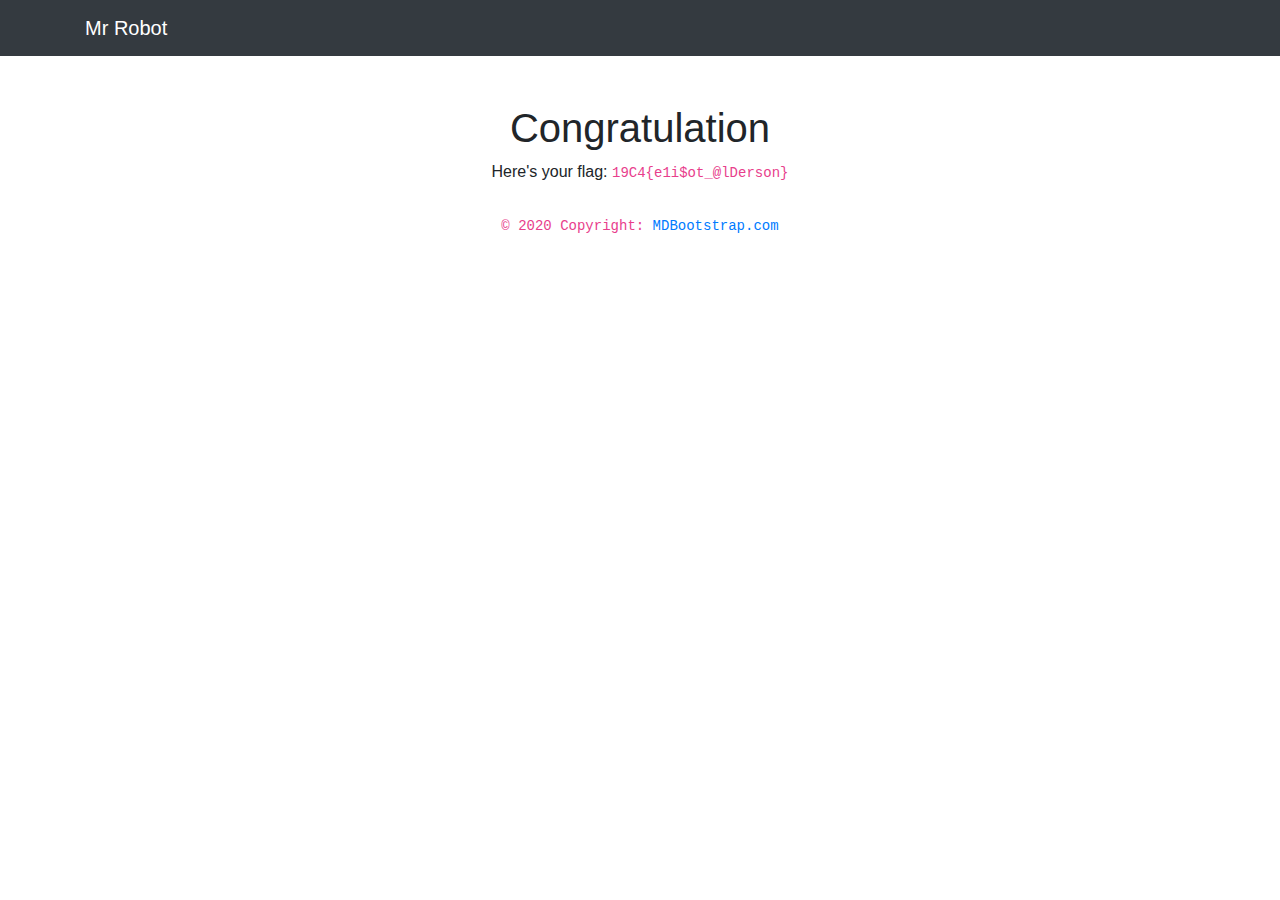
<file: Web/Mr Elliot Alderson/service/service/src/Do_Not_Access.html>
<!DOCTYPE html>
<html lang="en">

    <head>

        <meta charset="utf-8">
        <meta name="viewport" content="width=device-width, initial-scale=1, shrink-to-fit=no">
        <meta name="description" content="">
        <meta name="author" content="">

        <title>Bare - Start Bootstrap Template</title>

        <!-- CSS only -->
        <link rel="stylesheet" href="https://stackpath.bootstrapcdn.com/bootstrap/4.5.2/css/bootstrap.min.css" integrity="sha384-JcKb8q3iqJ61gNV9KGb8thSsNjpSL0n8PARn9HuZOnIxN0hoP+VmmDGMN5t9UJ0Z" crossorigin="anonymous">

    </head>

    <body>

        <!-- Navigation -->
        <nav class="navbar navbar-expand-lg navbar-dark bg-dark static-top">
            <div class="container">
                <a class="navbar-brand" href="#">Mr Robot</a>
                <button class="navbar-toggler" type="button" data-toggle="collapse" data-target="#navbarResponsive" aria-controls="navbarResponsive" aria-expanded="false" aria-label="Toggle navigation">
                    <span class="navbar-toggler-icon"></span>
                </button>
            </div>
        </nav>

        <!-- Page Content -->
        <div class="container">
            <div class="row">
                <div class="col-lg-12 text-center">
                    <h1 class="mt-5">Congratulation</h1>
                    <p>Here's your flag: <code>19C4{e1i$ot_@lDerson}</p>
                </div>
            </div>
        </div>
        <!-- Footer -->
        <footer class="page-footer font-small blue">

            <!-- Copyright -->
            <div class="footer-copyright text-center py-3">© 2020 Copyright:
                <a href="https://mdbootstrap.com/"> MDBootstrap.com</a>
            </div>
            <!-- Copyright -->

        </footer>
        <!-- Footer -->


        <script src="https://code.jquery.com/jquery-3.5.1.slim.min.js" integrity="sha384-DfXdz2htPH0lsSSs5nCTpuj/zy4C+OGpamoFVy38MVBnE+IbbVYUew+OrCXaRkfj" crossorigin="anonymous"></script>
        <script src="https://cdn.jsdelivr.net/npm/popper.js@1.16.1/dist/umd/popper.min.js" integrity="sha384-9/reFTGAW83EW2RDu2S0VKaIzap3H66lZH81PoYlFhbGU+6BZp6G7niu735Sk7lN" crossorigin="anonymous"></script>
        <script src="https://stackpath.bootstrapcdn.com/bootstrap/4.5.2/js/bootstrap.min.js" integrity="sha384-B4gt1jrGC7Jh4AgTPSdUtOBvfO8shuf57BaghqFfPlYxofvL8/KUEfYiJOMMV+rV" crossorigin="anonymous"></script>

    </body>

</html>
</file>
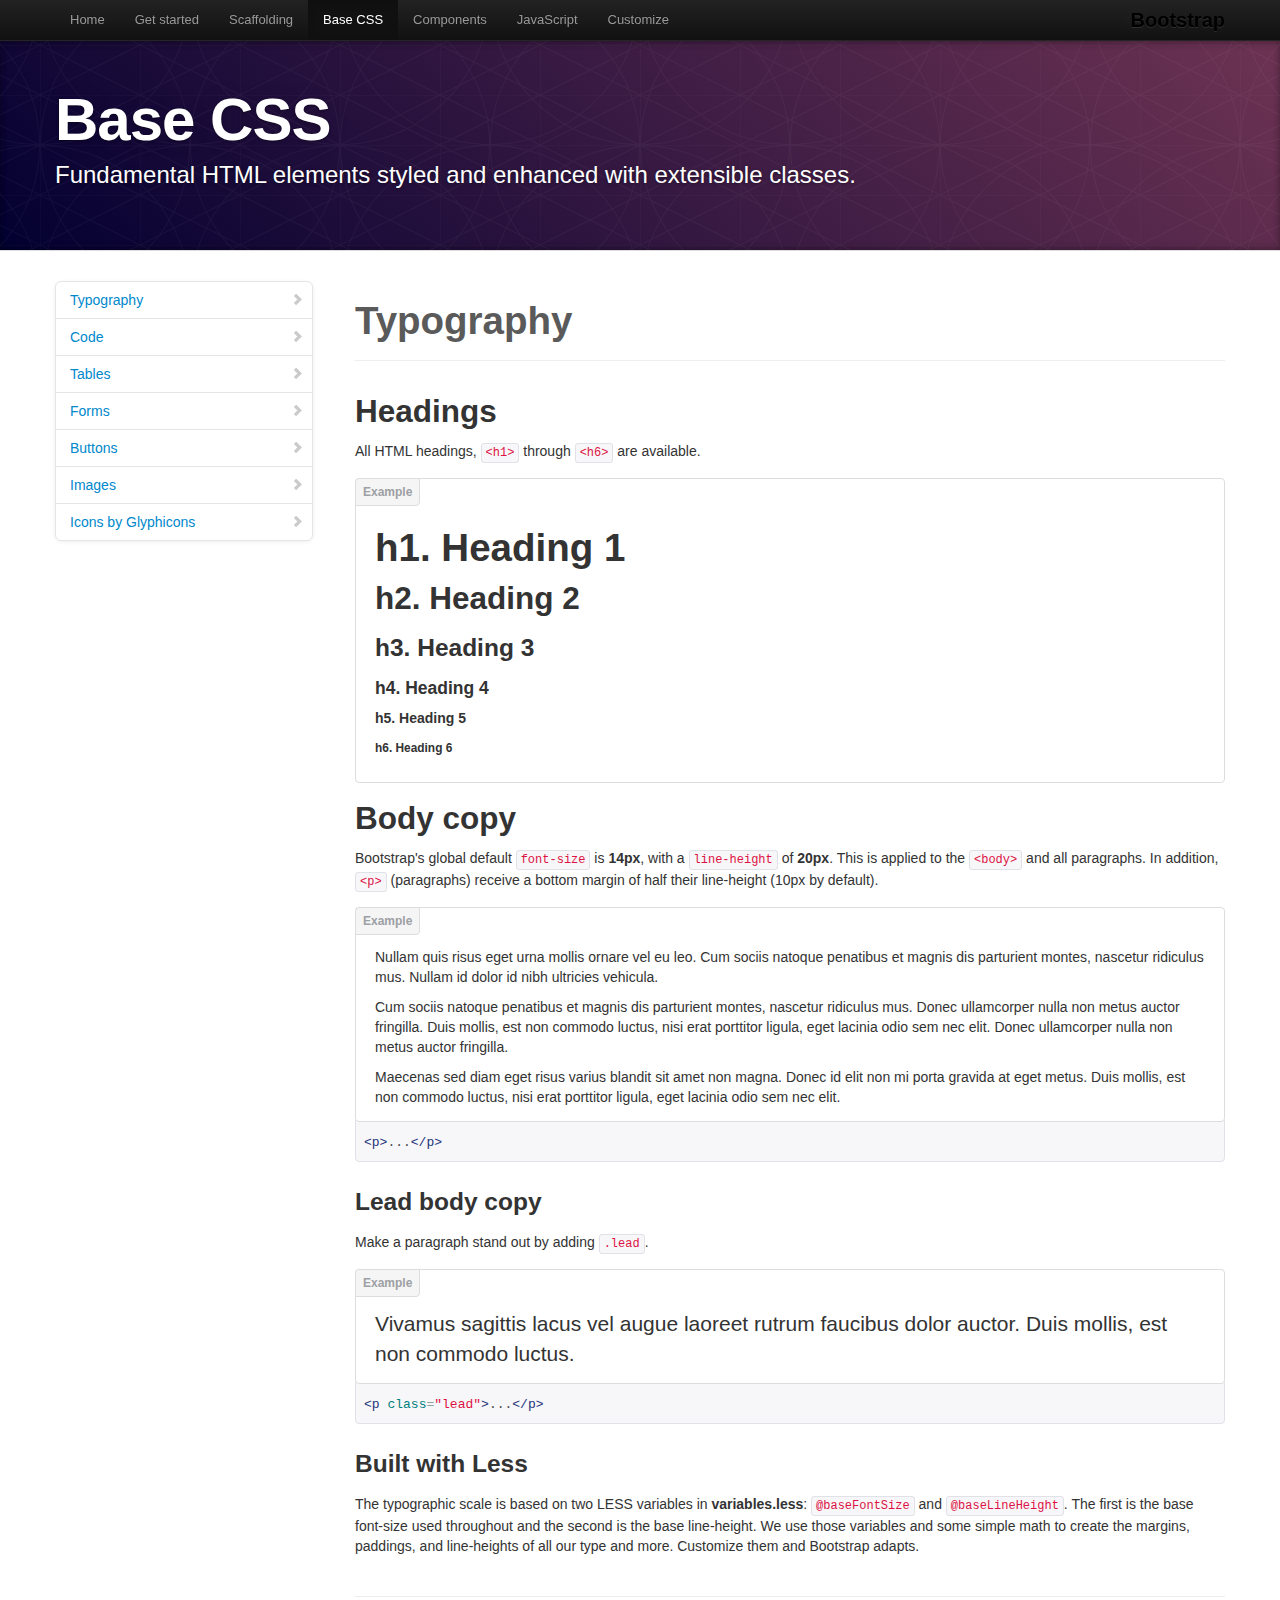
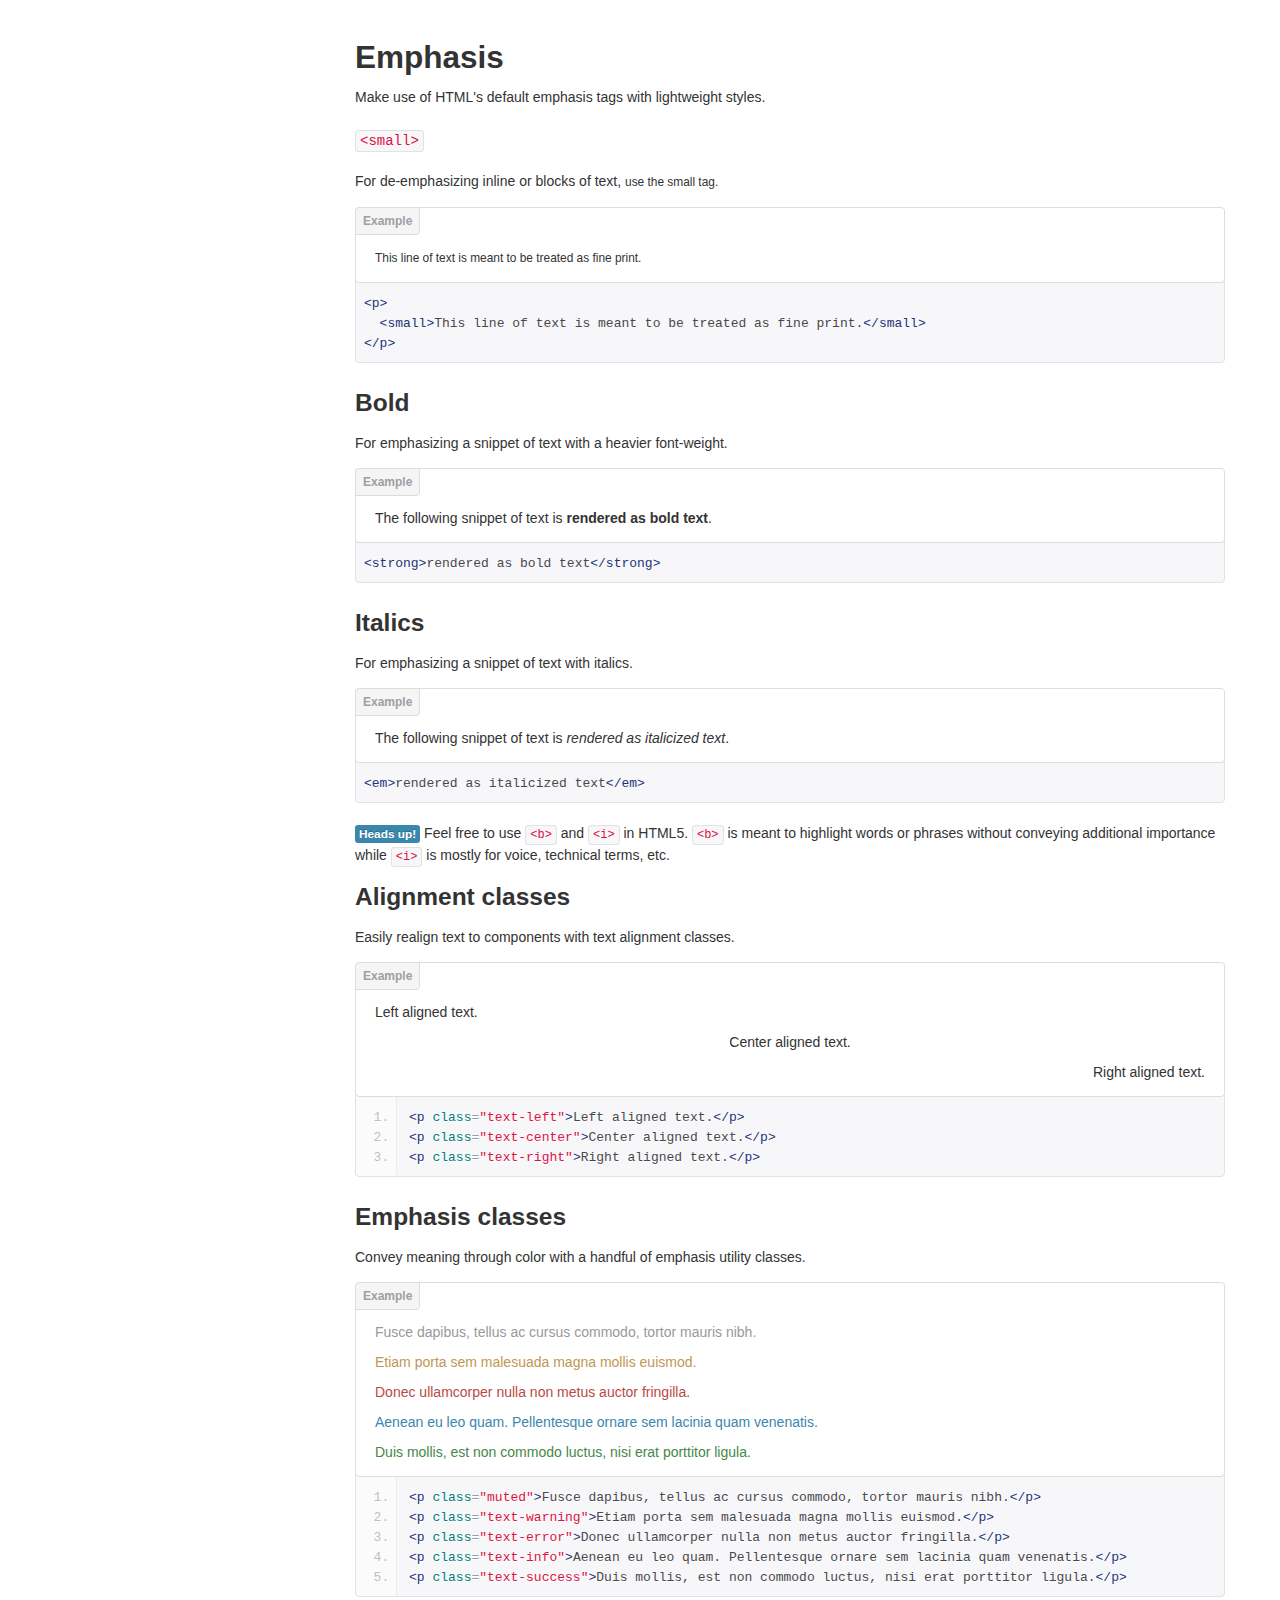
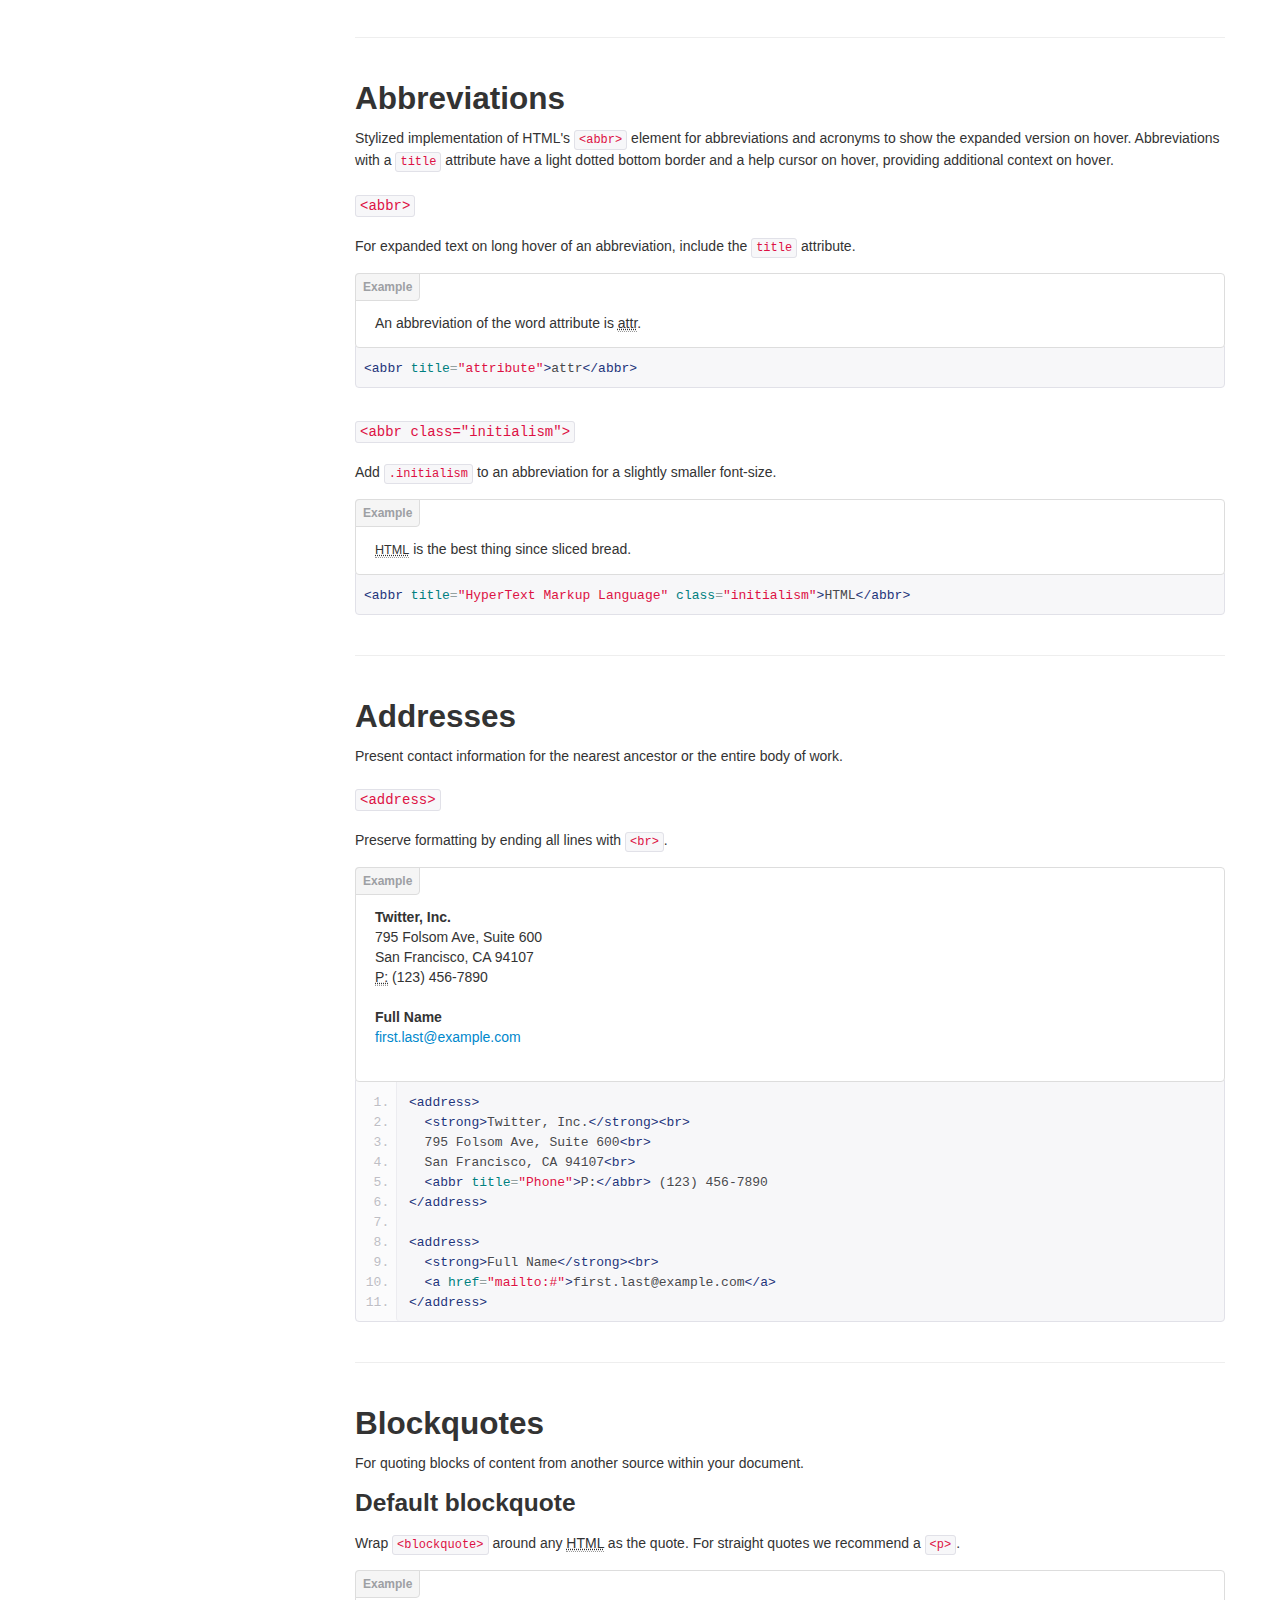
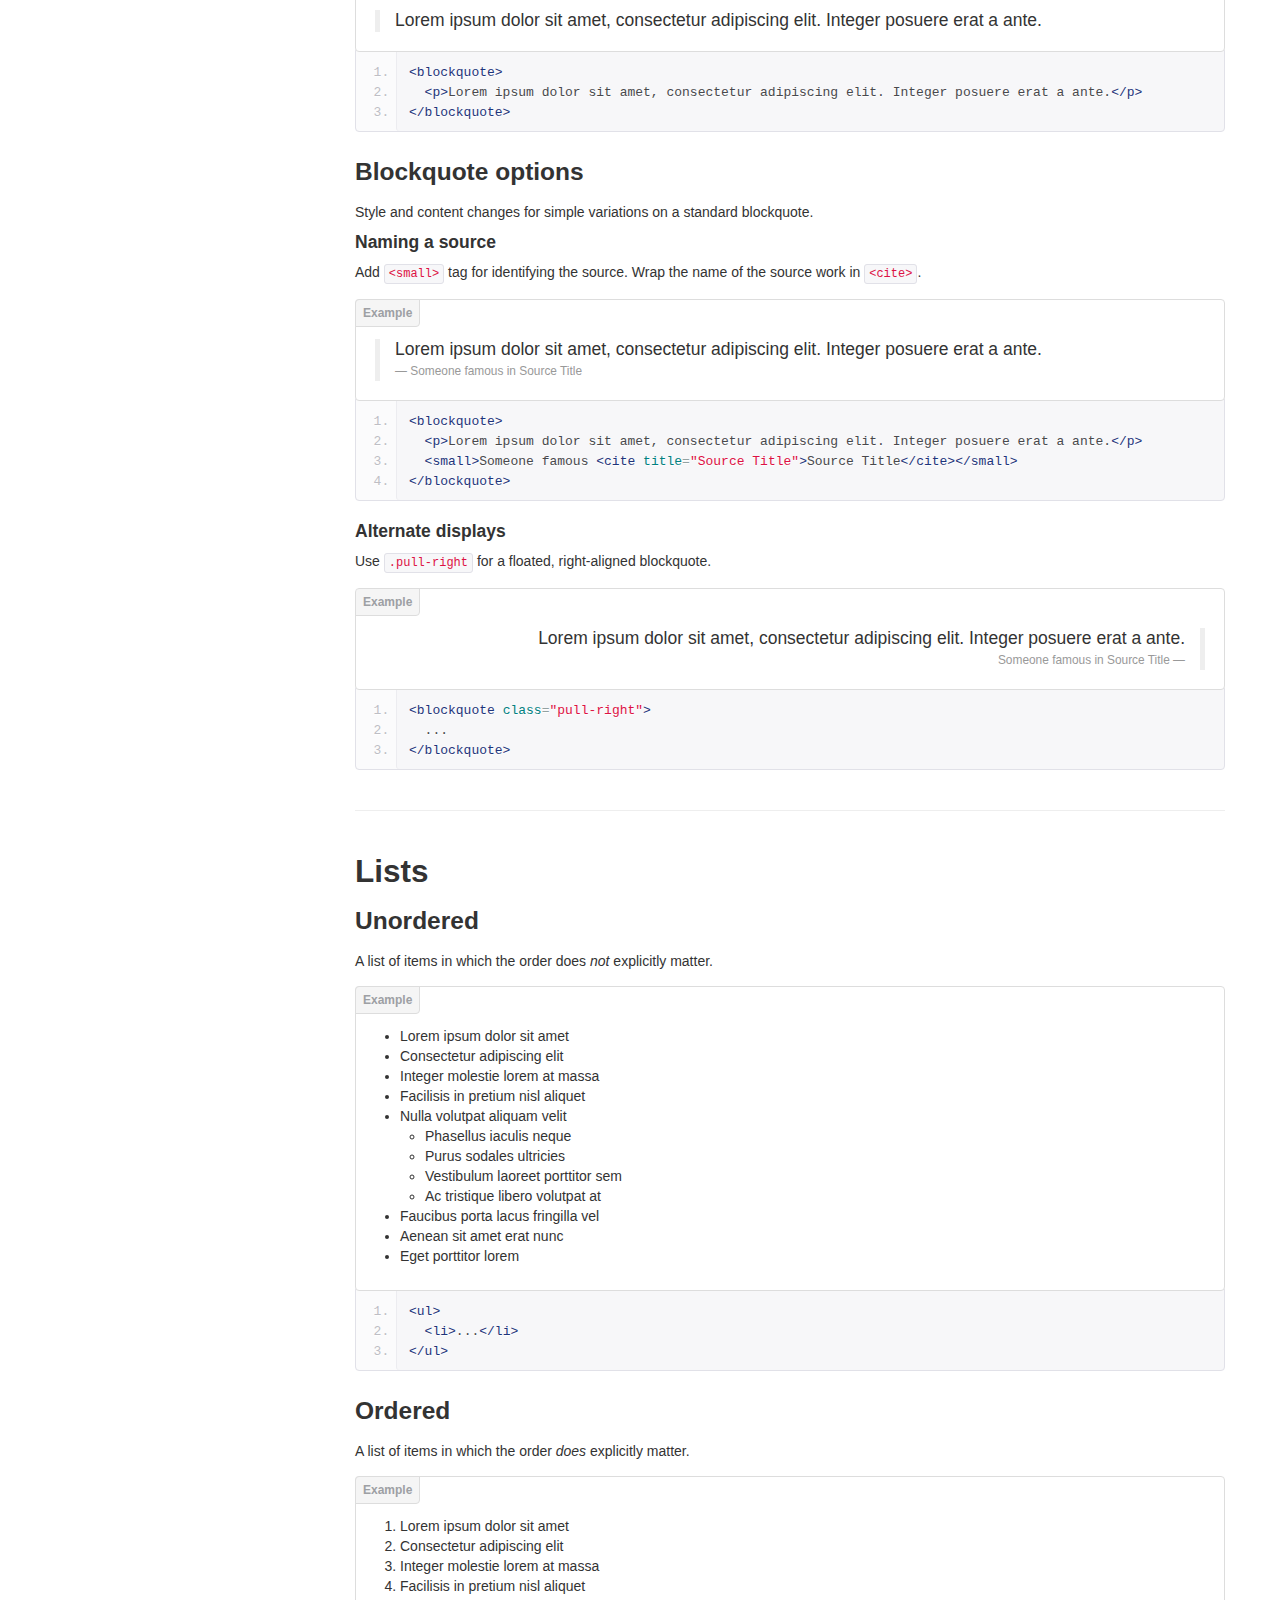
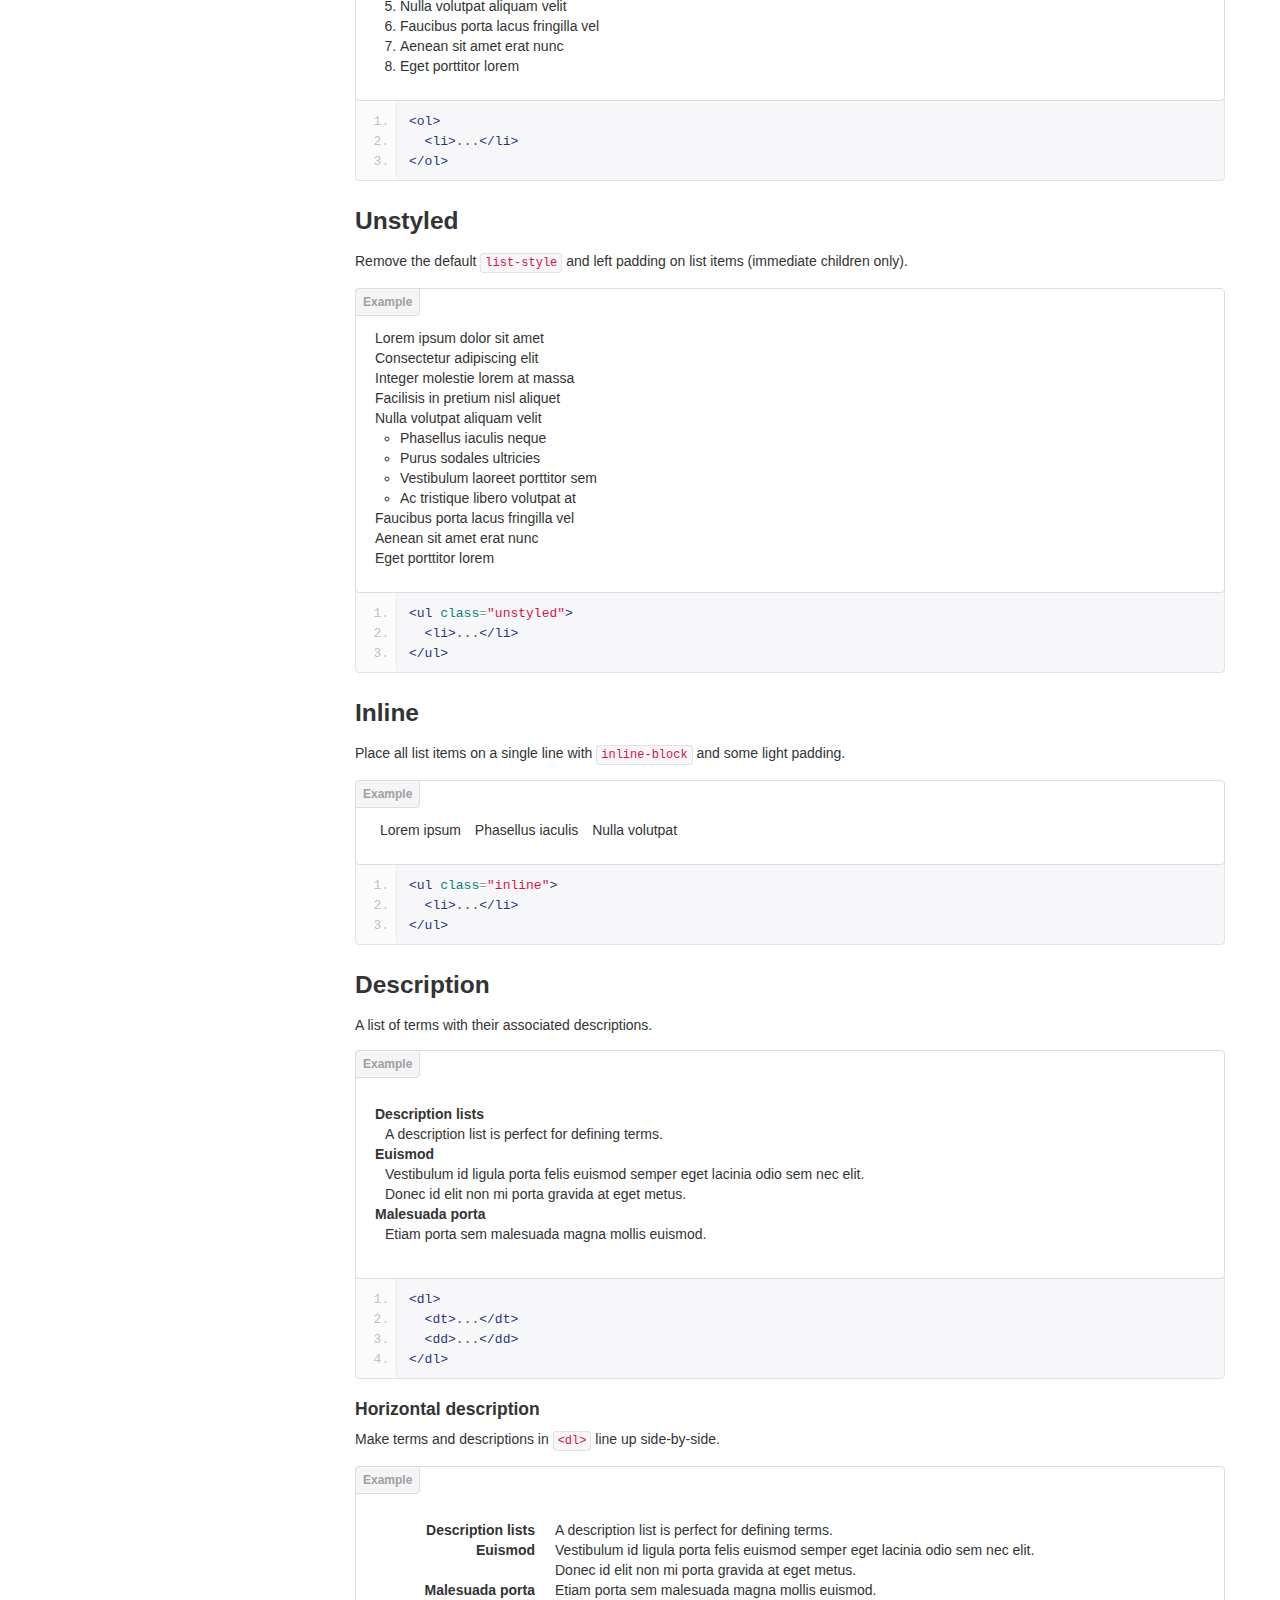
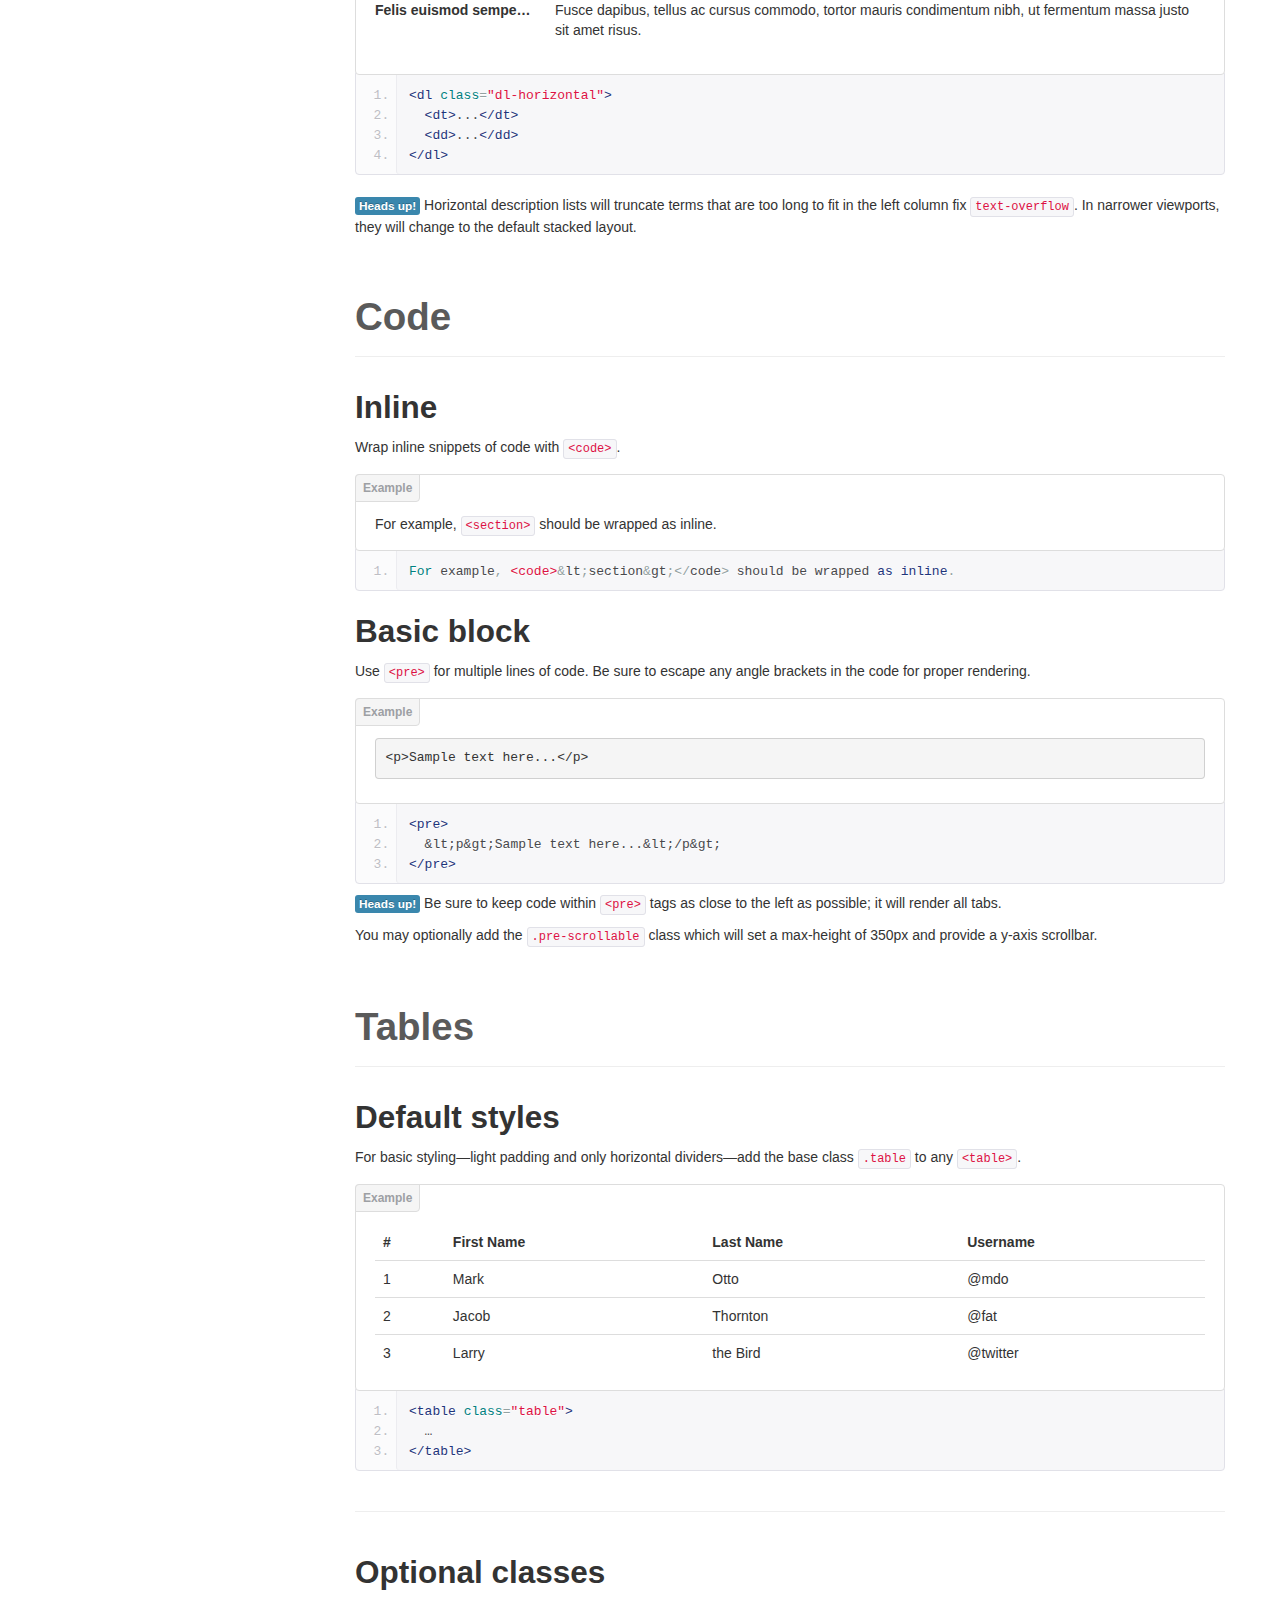
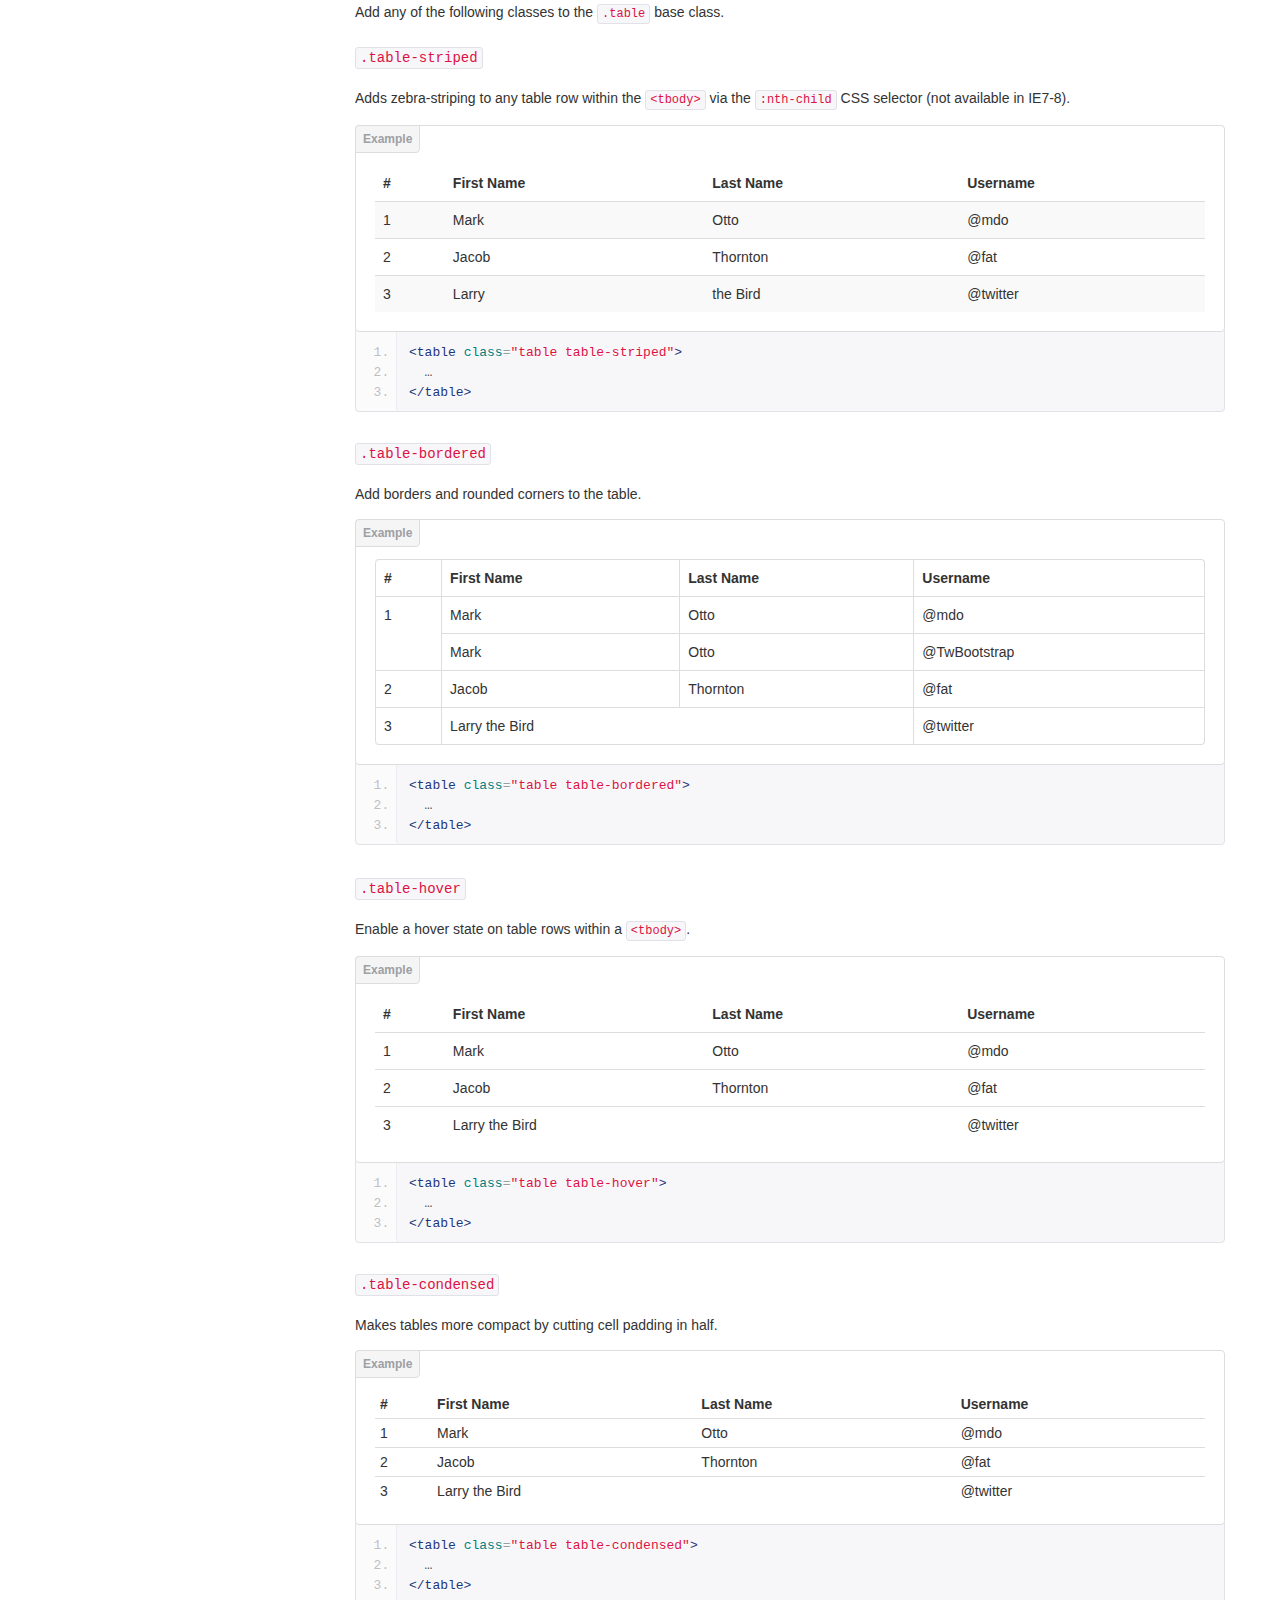
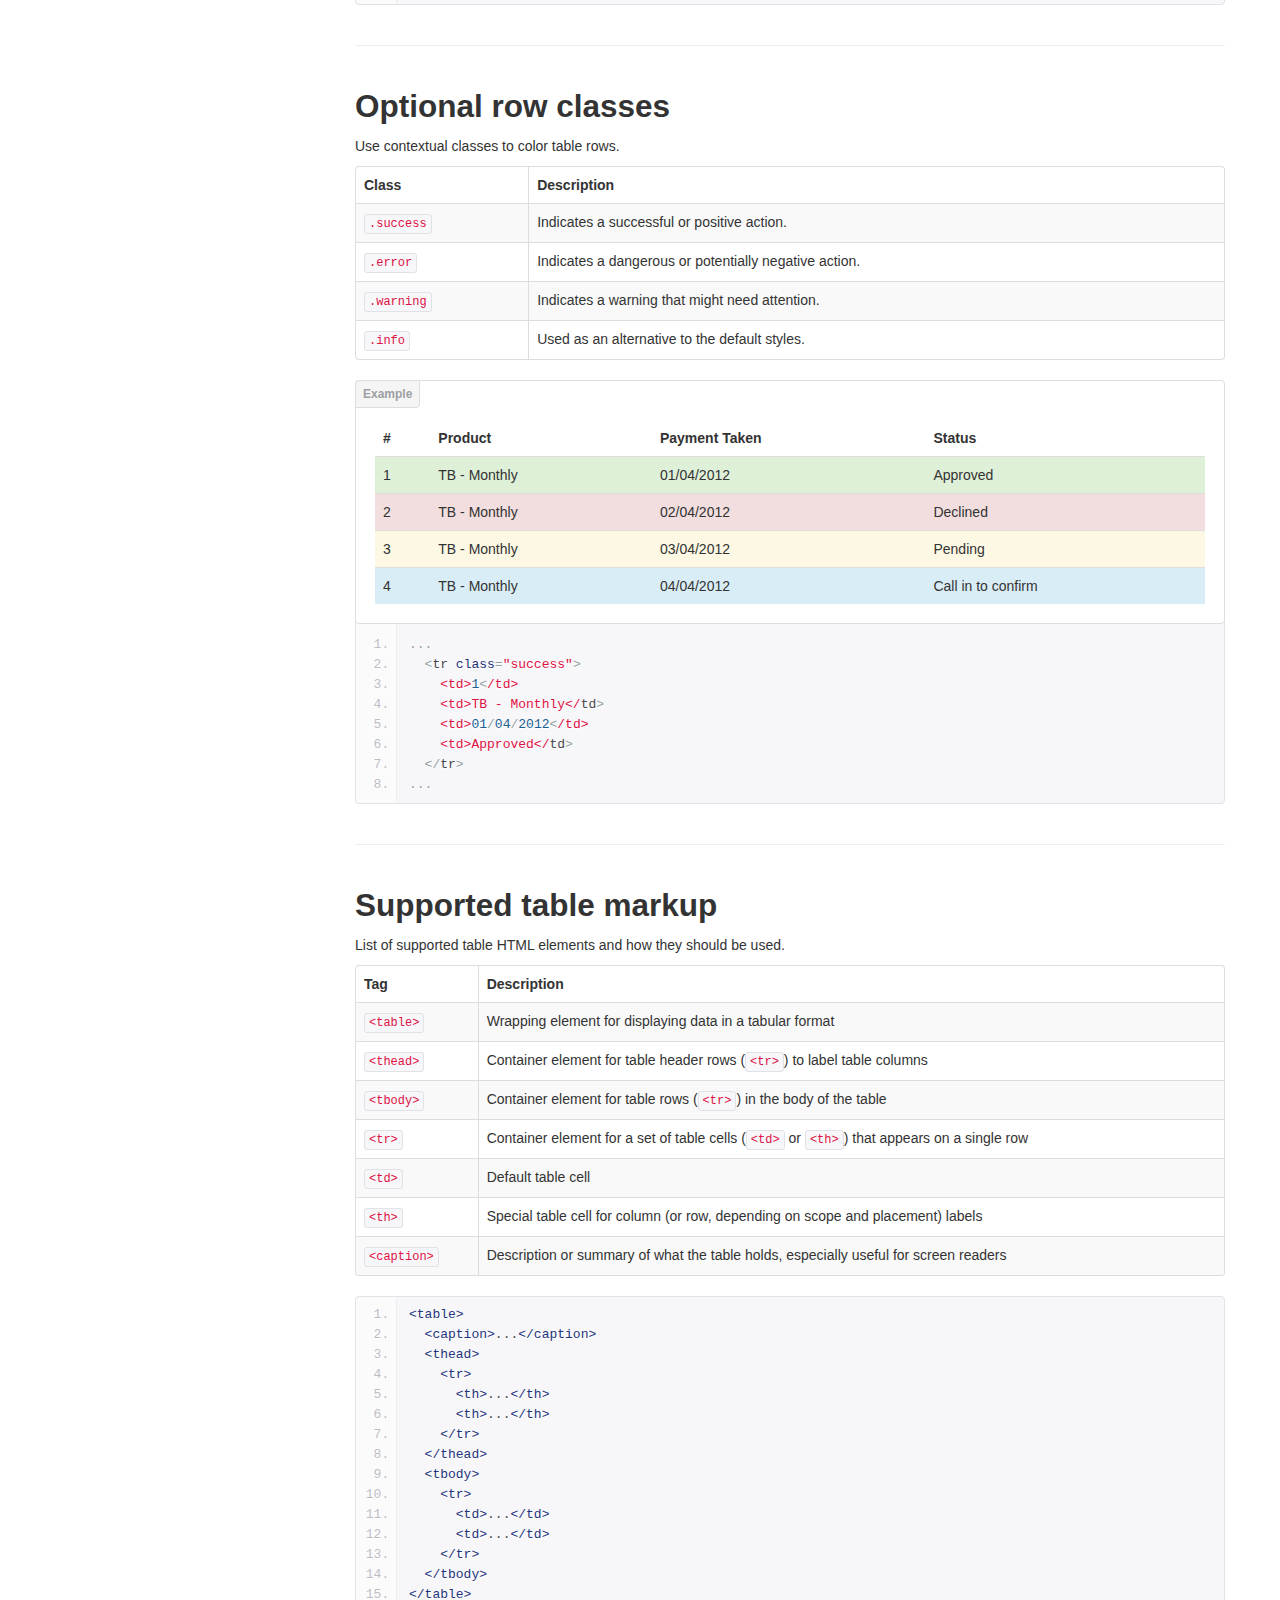
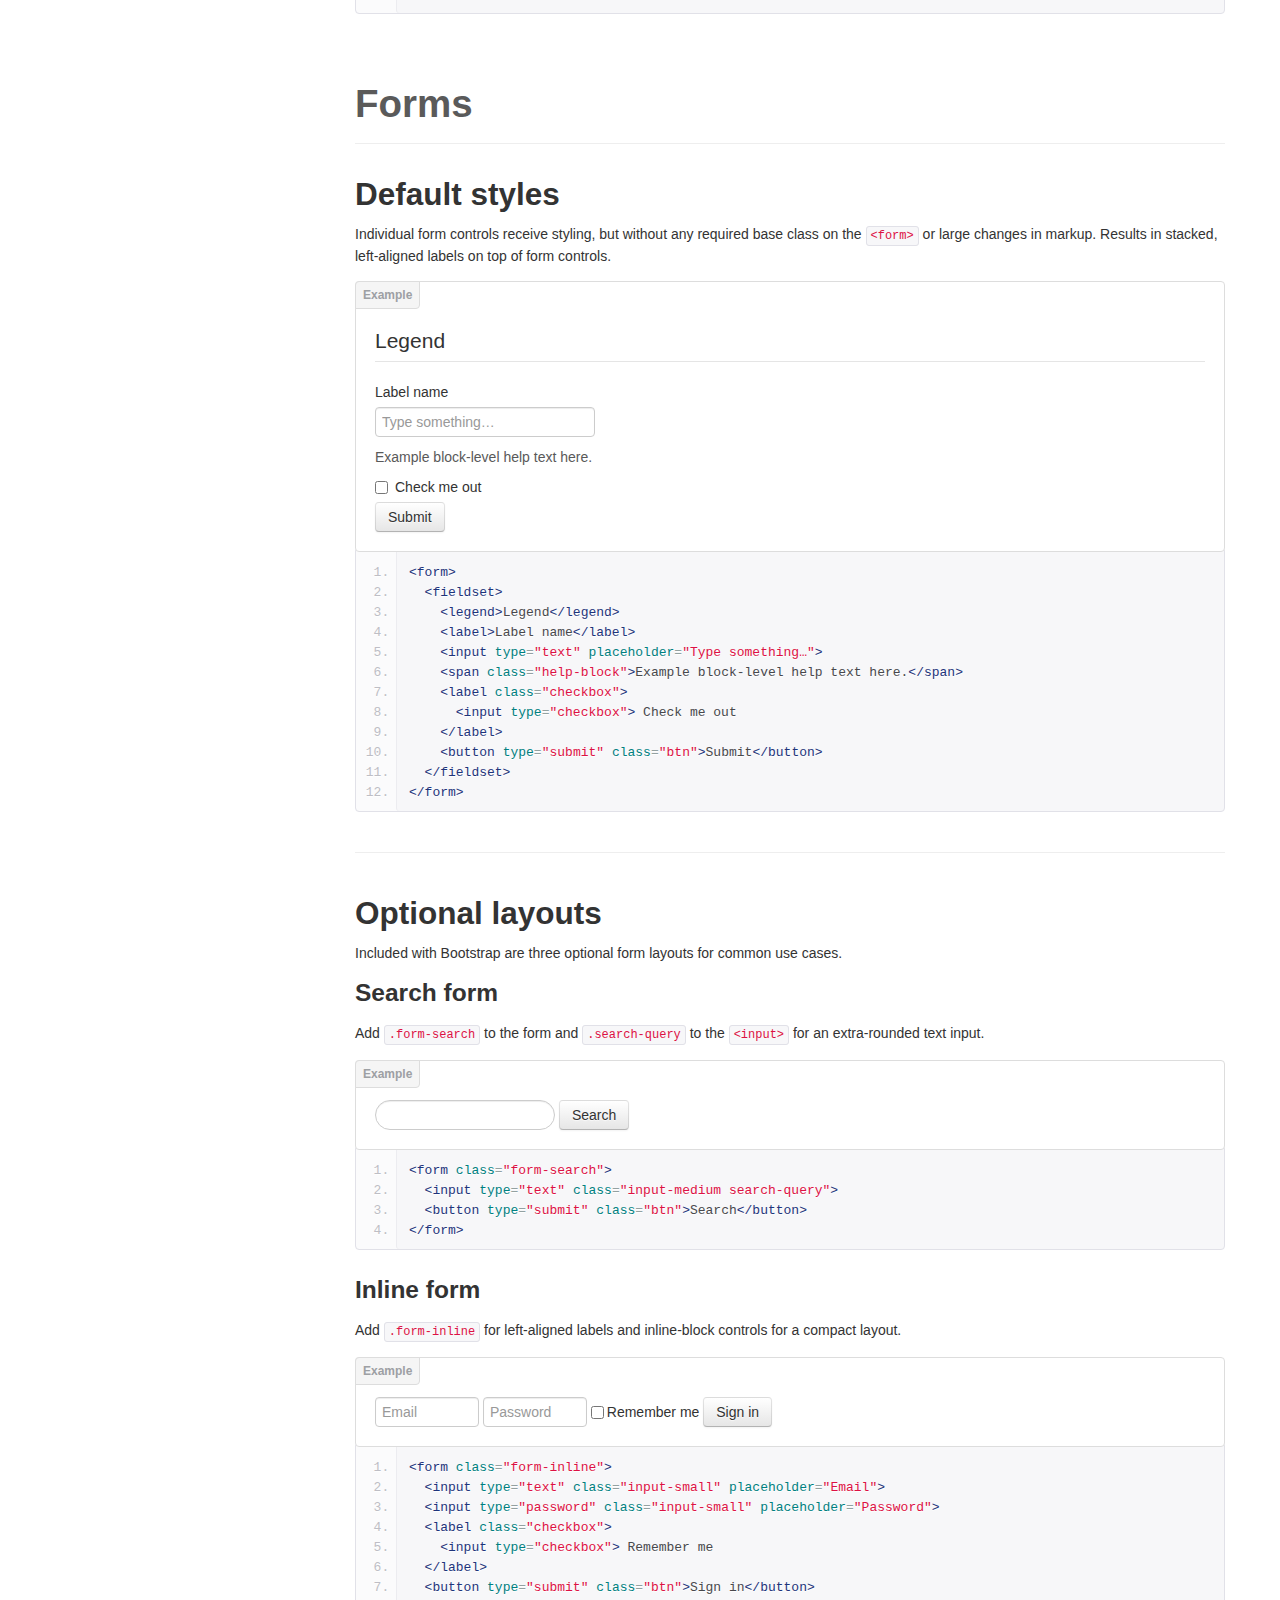
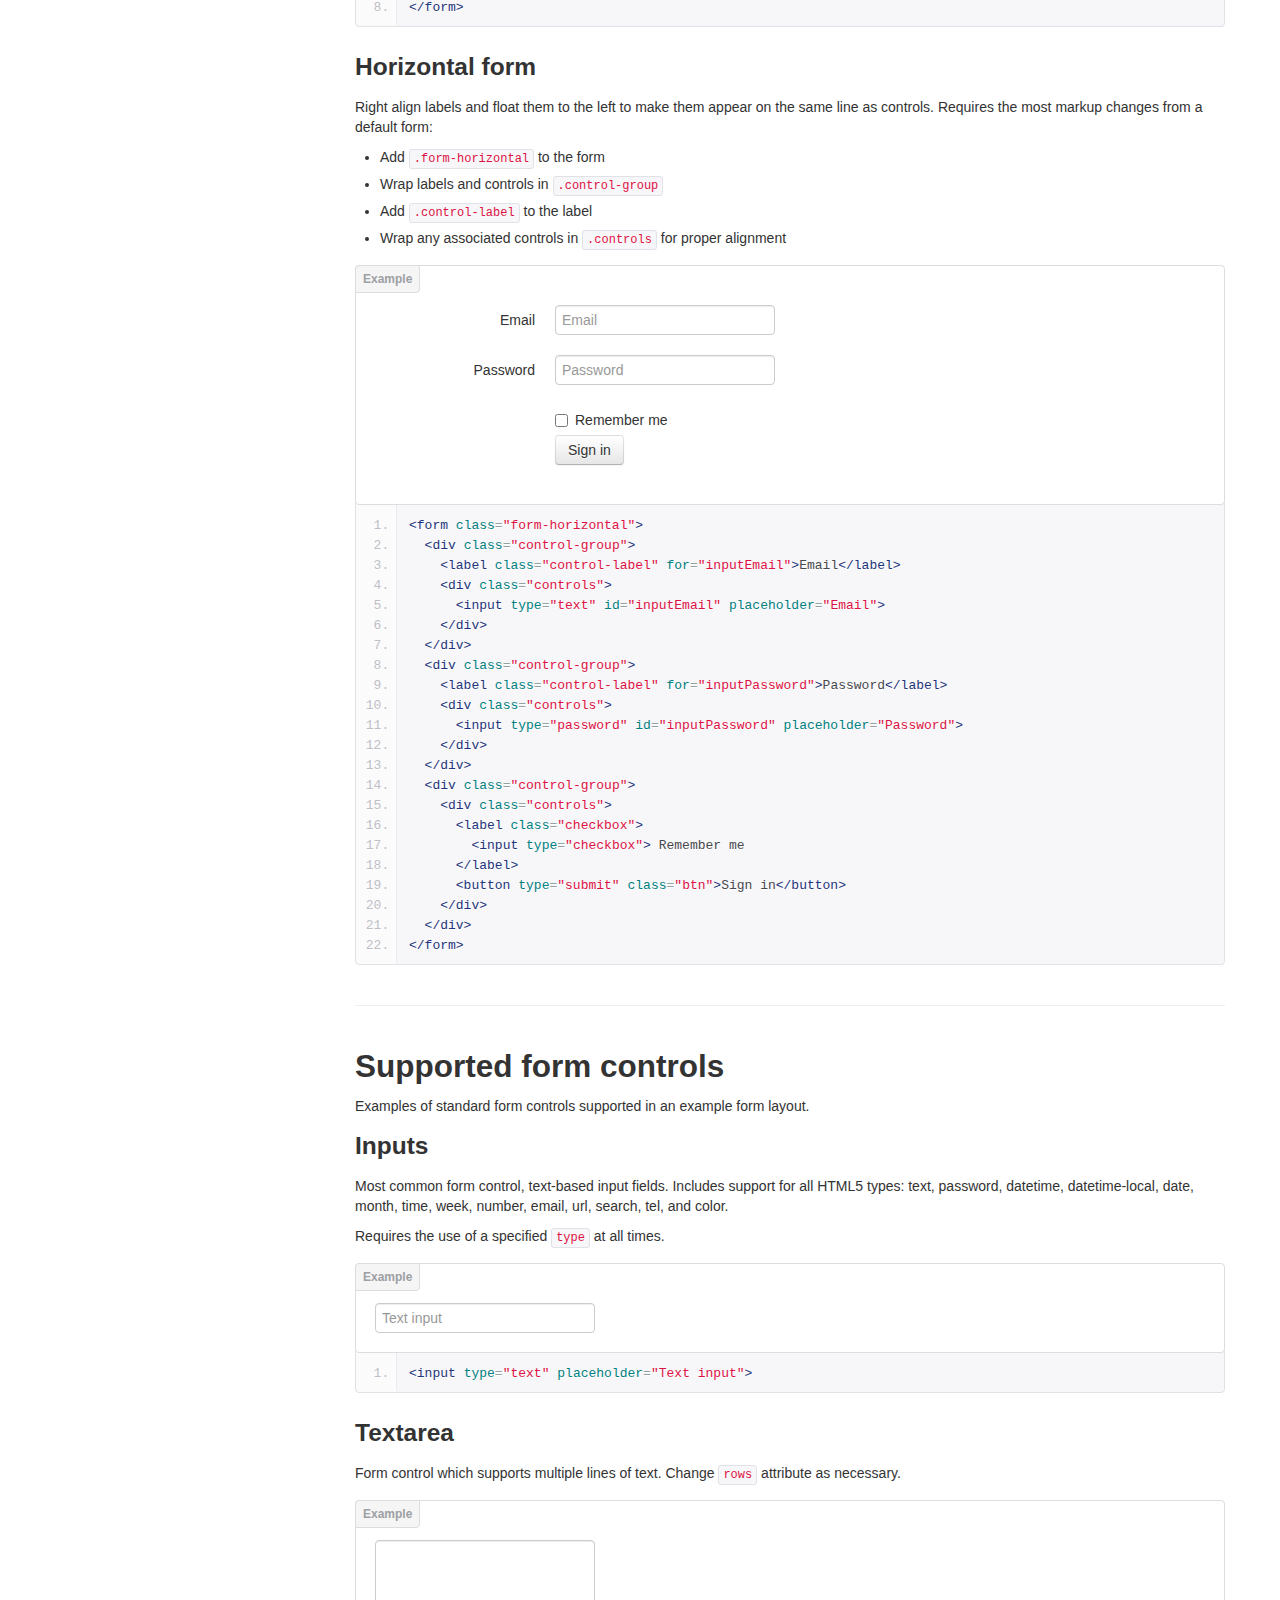
<file: Web/Blog/service/src/bootstrap/docs/base-css.html>
<!DOCTYPE html>
<html lang="en">
  <head>
    <meta charset="utf-8">
    <title>Base · Bootstrap</title>
    <meta name="viewport" content="width=device-width, initial-scale=1.0">
    <meta name="description" content="">
    <meta name="author" content="">

    <!-- Le styles -->
    <link href="assets/css/bootstrap.css" rel="stylesheet">
    <link href="assets/css/bootstrap-responsive.css" rel="stylesheet">
    <link href="assets/css/docs.css" rel="stylesheet">
    <link href="assets/js/google-code-prettify/prettify.css" rel="stylesheet">

    <!-- Le HTML5 shim, for IE6-8 support of HTML5 elements -->
    <!--[if lt IE 9]>
      <script src="assets/js/html5shiv.js"></script>
    <![endif]-->

    <!-- Le fav and touch icons -->
    <link rel="apple-touch-icon-precomposed" sizes="144x144" href="assets/ico/apple-touch-icon-144-precomposed.png">
    <link rel="apple-touch-icon-precomposed" sizes="114x114" href="assets/ico/apple-touch-icon-114-precomposed.png">
      <link rel="apple-touch-icon-precomposed" sizes="72x72" href="assets/ico/apple-touch-icon-72-precomposed.png">
                    <link rel="apple-touch-icon-precomposed" href="assets/ico/apple-touch-icon-57-precomposed.png">
                                   <link rel="shortcut icon" href="assets/ico/favicon.png">

  </head>

  <body data-spy="scroll" data-target=".bs-docs-sidebar">

    <!-- Navbar
    ================================================== -->
    <div class="navbar navbar-inverse navbar-fixed-top">
      <div class="navbar-inner">
        <div class="container">
          <button type="button" class="btn btn-navbar" data-toggle="collapse" data-target=".nav-collapse">
            <span class="icon-bar"></span>
            <span class="icon-bar"></span>
            <span class="icon-bar"></span>
          </button>
          <a class="brand" href="./index.html">Bootstrap</a>
          <div class="nav-collapse collapse">
            <ul class="nav">
              <li class="">
                <a href="./index.html">Home</a>
              </li>
              <li class="">
                <a href="./getting-started.html">Get started</a>
              </li>
              <li class="">
                <a href="./scaffolding.html">Scaffolding</a>
              </li>
              <li class="active">
                <a href="./base-css.html">Base CSS</a>
              </li>
              <li class="">
                <a href="./components.html">Components</a>
              </li>
              <li class="">
                <a href="./javascript.html">JavaScript</a>
              </li>
              <li class="">
                <a href="./customize.html">Customize</a>
              </li>
            </ul>
          </div>
        </div>
      </div>
    </div>

<!-- Subhead
================================================== -->
<header class="jumbotron subhead" id="overview">
  <div class="container">
    <h1>Base CSS</h1>
    <p class="lead">Fundamental HTML elements styled and enhanced with extensible classes.</p>
  </div>
</header>


  <div class="container">

    <!-- Docs nav
    ================================================== -->
    <div class="row">
      <div class="span3 bs-docs-sidebar">
        <ul class="nav nav-list bs-docs-sidenav">
          <li><a href="#typography"><i class="icon-chevron-right"></i> Typography</a></li>
          <li><a href="#code"><i class="icon-chevron-right"></i> Code</a></li>
          <li><a href="#tables"><i class="icon-chevron-right"></i> Tables</a></li>
          <li><a href="#forms"><i class="icon-chevron-right"></i> Forms</a></li>
          <li><a href="#buttons"><i class="icon-chevron-right"></i> Buttons</a></li>
          <li><a href="#images"><i class="icon-chevron-right"></i> Images</a></li>
          <li><a href="#icons"><i class="icon-chevron-right"></i> Icons by Glyphicons</a></li>
        </ul>
      </div>
      <div class="span9">



        <!-- Typography
        ================================================== -->
        <section id="typography">
          <div class="page-header">
            <h1>Typography</h1>
          </div>

          <h2 id="headings">Headings</h2>
          <p>All HTML headings, <code>&lt;h1&gt;</code> through <code>&lt;h6&gt;</code> are available.</p>
          <div class="bs-docs-example">
            <h1>h1. Heading 1</h1>
            <h2>h2. Heading 2</h2>
            <h3>h3. Heading 3</h3>
            <h4>h4. Heading 4</h4>
            <h5>h5. Heading 5</h5>
            <h6>h6. Heading 6</h6>
          </div>

          <h2 id="body-copy">Body copy</h2>
          <p>Bootstrap's global default <code>font-size</code> is <strong>14px</strong>, with a <code>line-height</code> of <strong>20px</strong>. This is applied to the <code>&lt;body&gt;</code> and all paragraphs. In addition, <code>&lt;p&gt;</code> (paragraphs) receive a bottom margin of half their line-height (10px by default).</p>
          <div class="bs-docs-example">
            <p>Nullam quis risus eget urna mollis ornare vel eu leo. Cum sociis natoque penatibus et magnis dis parturient montes, nascetur ridiculus mus. Nullam id dolor id nibh ultricies vehicula.</p>
            <p>Cum sociis natoque penatibus et magnis dis parturient montes, nascetur ridiculus mus. Donec ullamcorper nulla non metus auctor fringilla. Duis mollis, est non commodo luctus, nisi erat porttitor ligula, eget lacinia odio sem nec elit. Donec ullamcorper nulla non metus auctor fringilla.</p>
            <p>Maecenas sed diam eget risus varius blandit sit amet non magna. Donec id elit non mi porta gravida at eget metus. Duis mollis, est non commodo luctus, nisi erat porttitor ligula, eget lacinia odio sem nec elit.</p>
          </div>
          <pre class="prettyprint">&lt;p&gt;...&lt;/p&gt;</pre>

          <h3>Lead body copy</h3>
          <p>Make a paragraph stand out by adding <code>.lead</code>.</p>
          <div class="bs-docs-example">
            <p class="lead">Vivamus sagittis lacus vel augue laoreet rutrum faucibus dolor auctor. Duis mollis, est non commodo luctus.</p>
          </div>
          <pre class="prettyprint">&lt;p class="lead"&gt;...&lt;/p&gt;</pre>

          <h3>Built with Less</h3>
          <p>The typographic scale is based on two LESS variables in <strong>variables.less</strong>: <code>@baseFontSize</code> and <code>@baseLineHeight</code>. The first is the base font-size used throughout and the second is the base line-height. We use those variables and some simple math to create the margins, paddings, and line-heights of all our type and more. Customize them and Bootstrap adapts.</p>


          <hr class="bs-docs-separator">


          <h2 id="emphasis">Emphasis</h2>
          <p>Make use of HTML's default emphasis tags with lightweight styles.</p>

          <h3><code>&lt;small&gt;</code></h3>
          <p>For de-emphasizing inline or blocks of text, <small>use the small tag.</small></p>
          <div class="bs-docs-example">
            <p><small>This line of text is meant to be treated as fine print.</small></p>
          </div>
<pre class="prettyprint">
&lt;p&gt;
  &lt;small&gt;This line of text is meant to be treated as fine print.&lt;/small&gt;
&lt;/p&gt;
</pre>

          <h3>Bold</h3>
          <p>For emphasizing a snippet of text with a heavier font-weight.</p>
          <div class="bs-docs-example">
            <p>The following snippet of text is <strong>rendered as bold text</strong>.</p>
          </div>
          <pre class="prettyprint">&lt;strong&gt;rendered as bold text&lt;/strong&gt;</pre>

          <h3>Italics</h3>
          <p>For emphasizing a snippet of text with italics.</p>
          <div class="bs-docs-example">
            <p>The following snippet of text is <em>rendered as italicized text</em>.</p>
          </div>
          <pre class="prettyprint">&lt;em&gt;rendered as italicized text&lt;/em&gt;</pre>

          <p><span class="label label-info">Heads up!</span> Feel free to use <code>&lt;b&gt;</code> and <code>&lt;i&gt;</code> in HTML5. <code>&lt;b&gt;</code> is meant to highlight words or phrases without conveying additional importance while <code>&lt;i&gt;</code> is mostly for voice, technical terms, etc.</p>

          <h3>Alignment classes</h3>
          <p>Easily realign text to components with text alignment classes.</p>
          <div class="bs-docs-example">
            <p class="text-left">Left aligned text.</p>
            <p class="text-center">Center aligned text.</p>
            <p class="text-right">Right aligned text.</p>
          </div>
<pre class="prettyprint linenums">
&lt;p class="text-left"&gt;Left aligned text.&lt;/p&gt;
&lt;p class="text-center"&gt;Center aligned text.&lt;/p&gt;
&lt;p class="text-right"&gt;Right aligned text.&lt;/p&gt;
</pre>

          <h3>Emphasis classes</h3>
          <p>Convey meaning through color with a handful of emphasis utility classes.</p>
          <div class="bs-docs-example">
            <p class="muted">Fusce dapibus, tellus ac cursus commodo, tortor mauris nibh.</p>
            <p class="text-warning">Etiam porta sem malesuada magna mollis euismod.</p>
            <p class="text-error">Donec ullamcorper nulla non metus auctor fringilla.</p>
            <p class="text-info">Aenean eu leo quam. Pellentesque ornare sem lacinia quam venenatis.</p>
            <p class="text-success">Duis mollis, est non commodo luctus, nisi erat porttitor ligula.</p>
          </div>
<pre class="prettyprint linenums">
&lt;p class="muted"&gt;Fusce dapibus, tellus ac cursus commodo, tortor mauris nibh.&lt;/p&gt;
&lt;p class="text-warning"&gt;Etiam porta sem malesuada magna mollis euismod.&lt;/p&gt;
&lt;p class="text-error"&gt;Donec ullamcorper nulla non metus auctor fringilla.&lt;/p&gt;
&lt;p class="text-info"&gt;Aenean eu leo quam. Pellentesque ornare sem lacinia quam venenatis.&lt;/p&gt;
&lt;p class="text-success"&gt;Duis mollis, est non commodo luctus, nisi erat porttitor ligula.&lt;/p&gt;
</pre>


          <hr class="bs-docs-separator">


          <h2 id="abbreviations">Abbreviations</h2>
          <p>Stylized implementation of HTML's <code>&lt;abbr&gt;</code> element for abbreviations and acronyms to show the expanded version on hover. Abbreviations with a <code>title</code> attribute have a light dotted bottom border and a help cursor on hover, providing additional context on hover.</p>

          <h3><code>&lt;abbr&gt;</code></h3>
          <p>For expanded text on long hover of an abbreviation, include the <code>title</code> attribute.</p>
          <div class="bs-docs-example">
            <p>An abbreviation of the word attribute is <abbr title="attribute">attr</abbr>.</p>
          </div>
          <pre class="prettyprint">&lt;abbr title="attribute"&gt;attr&lt;/abbr&gt;</pre>

          <h3><code>&lt;abbr class="initialism"&gt;</code></h3>
          <p>Add <code>.initialism</code> to an abbreviation for a slightly smaller font-size.</p>
          <div class="bs-docs-example">
            <p><abbr title="HyperText Markup Language" class="initialism">HTML</abbr> is the best thing since sliced bread.</p>
          </div>
          <pre class="prettyprint">&lt;abbr title="HyperText Markup Language" class="initialism"&gt;HTML&lt;/abbr&gt;</pre>


          <hr class="bs-docs-separator">


          <h2 id="addresses">Addresses</h2>
          <p>Present contact information for the nearest ancestor or the entire body of work.</p>

          <h3><code>&lt;address&gt;</code></h3>
          <p>Preserve formatting by ending all lines with <code>&lt;br&gt;</code>.</p>
          <div class="bs-docs-example">
            <address>
              <strong>Twitter, Inc.</strong><br>
              795 Folsom Ave, Suite 600<br>
              San Francisco, CA 94107<br>
              <abbr title="Phone">P:</abbr> (123) 456-7890
            </address>
            <address>
              <strong>Full Name</strong><br>
              <a href="mailto:#">first.last@example.com</a>
            </address>
          </div>
<pre class="prettyprint linenums">
&lt;address&gt;
  &lt;strong&gt;Twitter, Inc.&lt;/strong&gt;&lt;br&gt;
  795 Folsom Ave, Suite 600&lt;br&gt;
  San Francisco, CA 94107&lt;br&gt;
  &lt;abbr title="Phone"&gt;P:&lt;/abbr&gt; (123) 456-7890
&lt;/address&gt;

&lt;address&gt;
  &lt;strong&gt;Full Name&lt;/strong&gt;&lt;br&gt;
  &lt;a href="mailto:#"&gt;first.last@example.com&lt;/a&gt;
&lt;/address&gt;
</pre>


          <hr class="bs-docs-separator">


          <h2 id="blockquotes">Blockquotes</h2>
          <p>For quoting blocks of content from another source within your document.</p>

          <h3>Default blockquote</h3>
          <p>Wrap <code>&lt;blockquote&gt;</code> around any <abbr title="HyperText Markup Language">HTML</abbr> as the quote. For straight quotes we recommend a <code>&lt;p&gt;</code>.</p>
          <div class="bs-docs-example">
            <blockquote>
              <p>Lorem ipsum dolor sit amet, consectetur adipiscing elit. Integer posuere erat a ante.</p>
            </blockquote>
          </div>
<pre class="prettyprint linenums">
&lt;blockquote&gt;
  &lt;p&gt;Lorem ipsum dolor sit amet, consectetur adipiscing elit. Integer posuere erat a ante.&lt;/p&gt;
&lt;/blockquote&gt;
</pre>

          <h3>Blockquote options</h3>
          <p>Style and content changes for simple variations on a standard blockquote.</p>

          <h4>Naming a source</h4>
          <p>Add <code>&lt;small&gt;</code> tag for identifying the source. Wrap the name of the source work in <code>&lt;cite&gt;</code>.</p>
          <div class="bs-docs-example">
            <blockquote>
              <p>Lorem ipsum dolor sit amet, consectetur adipiscing elit. Integer posuere erat a ante.</p>
              <small>Someone famous in <cite title="Source Title">Source Title</cite></small>
            </blockquote>
          </div>
<pre class="prettyprint linenums">
&lt;blockquote&gt;
  &lt;p&gt;Lorem ipsum dolor sit amet, consectetur adipiscing elit. Integer posuere erat a ante.&lt;/p&gt;
  &lt;small&gt;Someone famous &lt;cite title="Source Title"&gt;Source Title&lt;/cite&gt;&lt;/small&gt;
&lt;/blockquote&gt;
</pre>

          <h4>Alternate displays</h4>
          <p>Use <code>.pull-right</code> for a floated, right-aligned blockquote.</p>
          <div class="bs-docs-example" style="overflow: hidden;">
            <blockquote class="pull-right">
              <p>Lorem ipsum dolor sit amet, consectetur adipiscing elit. Integer posuere erat a ante.</p>
              <small>Someone famous in <cite title="Source Title">Source Title</cite></small>
            </blockquote>
          </div>
<pre class="prettyprint linenums">
&lt;blockquote class="pull-right"&gt;
  ...
&lt;/blockquote&gt;
</pre>


          <hr class="bs-docs-separator">


          <!-- Lists -->
          <h2 id="lists">Lists</h2>

          <h3>Unordered</h3>
          <p>A list of items in which the order does <em>not</em> explicitly matter.</p>
          <div class="bs-docs-example">
            <ul>
              <li>Lorem ipsum dolor sit amet</li>
              <li>Consectetur adipiscing elit</li>
              <li>Integer molestie lorem at massa</li>
              <li>Facilisis in pretium nisl aliquet</li>
              <li>Nulla volutpat aliquam velit
                <ul>
                  <li>Phasellus iaculis neque</li>
                  <li>Purus sodales ultricies</li>
                  <li>Vestibulum laoreet porttitor sem</li>
                  <li>Ac tristique libero volutpat at</li>
                </ul>
              </li>
              <li>Faucibus porta lacus fringilla vel</li>
              <li>Aenean sit amet erat nunc</li>
              <li>Eget porttitor lorem</li>
            </ul>
          </div>
<pre class="prettyprint linenums">
&lt;ul&gt;
  &lt;li&gt;...&lt;/li&gt;
&lt;/ul&gt;
</pre>

          <h3>Ordered</h3>
          <p>A list of items in which the order <em>does</em> explicitly matter.</p>
          <div class="bs-docs-example">
            <ol>
              <li>Lorem ipsum dolor sit amet</li>
              <li>Consectetur adipiscing elit</li>
              <li>Integer molestie lorem at massa</li>
              <li>Facilisis in pretium nisl aliquet</li>
              <li>Nulla volutpat aliquam velit</li>
              <li>Faucibus porta lacus fringilla vel</li>
              <li>Aenean sit amet erat nunc</li>
              <li>Eget porttitor lorem</li>
            </ol>
          </div>
<pre class="prettyprint linenums">
&lt;ol&gt;
  &lt;li&gt;...&lt;/li&gt;
&lt;/ol&gt;
</pre>

        <h3>Unstyled</h3>
        <p>Remove the default <code>list-style</code> and left padding on list items (immediate children only).</p>
        <div class="bs-docs-example">
          <ul class="unstyled">
            <li>Lorem ipsum dolor sit amet</li>
            <li>Consectetur adipiscing elit</li>
            <li>Integer molestie lorem at massa</li>
            <li>Facilisis in pretium nisl aliquet</li>
            <li>Nulla volutpat aliquam velit
              <ul>
                <li>Phasellus iaculis neque</li>
                <li>Purus sodales ultricies</li>
                <li>Vestibulum laoreet porttitor sem</li>
                <li>Ac tristique libero volutpat at</li>
              </ul>
            </li>
            <li>Faucibus porta lacus fringilla vel</li>
            <li>Aenean sit amet erat nunc</li>
            <li>Eget porttitor lorem</li>
          </ul>
        </div>
<pre class="prettyprint linenums">
&lt;ul class="unstyled"&gt;
  &lt;li&gt;...&lt;/li&gt;
&lt;/ul&gt;
</pre>

        <h3>Inline</h3>
        <p>Place all list items on a single line with <code>inline-block</code> and some light padding.</p>
        <div class="bs-docs-example">
          <ul class="inline">
            <li>Lorem ipsum</li>
            <li>Phasellus iaculis</li>
            <li>Nulla volutpat</li>
          </ul>
        </div>
<pre class="prettyprint linenums">
&lt;ul class="inline"&gt;
  &lt;li&gt;...&lt;/li&gt;
&lt;/ul&gt;
</pre>

        <h3>Description</h3>
        <p>A list of terms with their associated descriptions.</p>
        <div class="bs-docs-example">
          <dl>
            <dt>Description lists</dt>
            <dd>A description list is perfect for defining terms.</dd>
            <dt>Euismod</dt>
            <dd>Vestibulum id ligula porta felis euismod semper eget lacinia odio sem nec elit.</dd>
            <dd>Donec id elit non mi porta gravida at eget metus.</dd>
            <dt>Malesuada porta</dt>
            <dd>Etiam porta sem malesuada magna mollis euismod.</dd>
          </dl>
        </div>
<pre class="prettyprint linenums">
&lt;dl&gt;
  &lt;dt&gt;...&lt;/dt&gt;
  &lt;dd&gt;...&lt;/dd&gt;
&lt;/dl&gt;
</pre>

        <h4>Horizontal description</h4>
        <p>Make terms and descriptions in <code>&lt;dl&gt;</code> line up side-by-side.</p>
        <div class="bs-docs-example">
          <dl class="dl-horizontal">
            <dt>Description lists</dt>
            <dd>A description list is perfect for defining terms.</dd>
            <dt>Euismod</dt>
            <dd>Vestibulum id ligula porta felis euismod semper eget lacinia odio sem nec elit.</dd>
            <dd>Donec id elit non mi porta gravida at eget metus.</dd>
            <dt>Malesuada porta</dt>
            <dd>Etiam porta sem malesuada magna mollis euismod.</dd>
            <dt>Felis euismod semper eget lacinia</dt>
            <dd>Fusce dapibus, tellus ac cursus commodo, tortor mauris condimentum nibh, ut fermentum massa justo sit amet risus.</dd>
          </dl>
        </div>
<pre class="prettyprint linenums">
&lt;dl class="dl-horizontal"&gt;
  &lt;dt&gt;...&lt;/dt&gt;
  &lt;dd&gt;...&lt;/dd&gt;
&lt;/dl&gt;
</pre>
        <p>
          <span class="label label-info">Heads up!</span>
          Horizontal description lists will truncate terms that are too long to fit in the left column fix <code>text-overflow</code>. In narrower viewports, they will change to the default stacked layout.
        </p>
      </section>



        <!-- Code
        ================================================== -->
        <section id="code">
          <div class="page-header">
            <h1>Code</h1>
          </div>

          <h2>Inline</h2>
          <p>Wrap inline snippets of code with <code>&lt;code&gt;</code>.</p>
<div class="bs-docs-example">
  For example, <code>&lt;section&gt;</code> should be wrapped as inline.
</div>
<pre class="prettyprint linenums">
For example, &lt;code&gt;&amp;lt;section&amp;gt;&lt;/code&gt; should be wrapped as inline.
</pre>

          <h2>Basic block</h2>
          <p>Use <code>&lt;pre&gt;</code> for multiple lines of code. Be sure to escape any angle brackets in the code for proper rendering.</p>
<div class="bs-docs-example">
  <pre>&lt;p&gt;Sample text here...&lt;/p&gt;</pre>
</div>
<pre class="prettyprint linenums" style="margin-bottom: 9px;">
&lt;pre&gt;
  &amp;lt;p&amp;gt;Sample text here...&amp;lt;/p&amp;gt;
&lt;/pre&gt;
</pre>
          <p><span class="label label-info">Heads up!</span> Be sure to keep code within <code>&lt;pre&gt;</code> tags as close to the left as possible; it will render all tabs.</p>
          <p>You may optionally add the <code>.pre-scrollable</code> class which will set a max-height of 350px and provide a y-axis scrollbar.</p>
        </section>



        <!-- Tables
        ================================================== -->
        <section id="tables">
          <div class="page-header">
            <h1>Tables</h1>
          </div>

          <h2>Default styles</h2>
          <p>For basic styling&mdash;light padding and only horizontal dividers&mdash;add the base class <code>.table</code> to any <code>&lt;table&gt;</code>.</p>
          <div class="bs-docs-example">
            <table class="table">
              <thead>
                <tr>
                  <th>#</th>
                  <th>First Name</th>
                  <th>Last Name</th>
                  <th>Username</th>
                </tr>
              </thead>
              <tbody>
                <tr>
                  <td>1</td>
                  <td>Mark</td>
                  <td>Otto</td>
                  <td>@mdo</td>
                </tr>
                <tr>
                  <td>2</td>
                  <td>Jacob</td>
                  <td>Thornton</td>
                  <td>@fat</td>
                </tr>
                <tr>
                  <td>3</td>
                  <td>Larry</td>
                  <td>the Bird</td>
                  <td>@twitter</td>
                </tr>
              </tbody>
            </table>
          </div>
<pre class="prettyprint linenums">
&lt;table class="table"&gt;
  …
&lt;/table&gt;
</pre>


          <hr class="bs-docs-separator">


          <h2>Optional classes</h2>
          <p>Add any of the following classes to the <code>.table</code> base class.</p>

          <h3><code>.table-striped</code></h3>
          <p>Adds zebra-striping to any table row within the <code>&lt;tbody&gt;</code> via the <code>:nth-child</code> CSS selector (not available in IE7-8).</p>
          <div class="bs-docs-example">
            <table class="table table-striped">
              <thead>
                <tr>
                  <th>#</th>
                  <th>First Name</th>
                  <th>Last Name</th>
                  <th>Username</th>
                </tr>
              </thead>
              <tbody>
                <tr>
                  <td>1</td>
                  <td>Mark</td>
                  <td>Otto</td>
                  <td>@mdo</td>
                </tr>
                <tr>
                  <td>2</td>
                  <td>Jacob</td>
                  <td>Thornton</td>
                  <td>@fat</td>
                </tr>
                <tr>
                  <td>3</td>
                  <td>Larry</td>
                  <td>the Bird</td>
                  <td>@twitter</td>
                </tr>
              </tbody>
            </table>
          </div>
<pre class="prettyprint linenums" style="margin-bottom: 18px;">
&lt;table class="table table-striped"&gt;
  …
&lt;/table&gt;
</pre>

          <h3><code>.table-bordered</code></h3>
          <p>Add borders and rounded corners to the table.</p>
          <div class="bs-docs-example">
            <table class="table table-bordered">
              <thead>
                <tr>
                  <th>#</th>
                  <th>First Name</th>
                  <th>Last Name</th>
                  <th>Username</th>
                </tr>
              </thead>
              <tbody>
                <tr>
                  <td rowspan="2">1</td>
                  <td>Mark</td>
                  <td>Otto</td>
                  <td>@mdo</td>
                </tr>
                <tr>
                  <td>Mark</td>
                  <td>Otto</td>
                  <td>@TwBootstrap</td>
                </tr>
                <tr>
                  <td>2</td>
                  <td>Jacob</td>
                  <td>Thornton</td>
                  <td>@fat</td>
                </tr>
                <tr>
                  <td>3</td>
                  <td colspan="2">Larry the Bird</td>
                  <td>@twitter</td>
                </tr>
              </tbody>
            </table>
          </div>
<pre class="prettyprint linenums">
&lt;table class="table table-bordered"&gt;
  …
&lt;/table&gt;
</pre>

          <h3><code>.table-hover</code></h3>
          <p>Enable a hover state on table rows within a <code>&lt;tbody&gt;</code>.</p>
          <div class="bs-docs-example">
            <table class="table table-hover">
              <thead>
                <tr>
                  <th>#</th>
                  <th>First Name</th>
                  <th>Last Name</th>
                  <th>Username</th>
                </tr>
              </thead>
              <tbody>
                <tr>
                  <td>1</td>
                  <td>Mark</td>
                  <td>Otto</td>
                  <td>@mdo</td>
                </tr>
                <tr>
                  <td>2</td>
                  <td>Jacob</td>
                  <td>Thornton</td>
                  <td>@fat</td>
                </tr>
                <tr>
                  <td>3</td>
                  <td colspan="2">Larry the Bird</td>
                  <td>@twitter</td>
                </tr>
              </tbody>
            </table>
          </div>
<pre class="prettyprint linenums" style="margin-bottom: 18px;">
&lt;table class="table table-hover"&gt;
  …
&lt;/table&gt;
</pre>

          <h3><code>.table-condensed</code></h3>
          <p>Makes tables more compact by cutting cell padding in half.</p>
          <div class="bs-docs-example">
            <table class="table table-condensed">
              <thead>
                <tr>
                  <th>#</th>
                  <th>First Name</th>
                  <th>Last Name</th>
                  <th>Username</th>
                </tr>
              </thead>
              <tbody>
                <tr>
                  <td>1</td>
                  <td>Mark</td>
                  <td>Otto</td>
                  <td>@mdo</td>
                </tr>
                <tr>
                  <td>2</td>
                  <td>Jacob</td>
                  <td>Thornton</td>
                  <td>@fat</td>
                </tr>
                <tr>
                  <td>3</td>
                  <td colspan="2">Larry the Bird</td>
                  <td>@twitter</td>
                </tr>
              </tbody>
            </table>
          </div>
<pre class="prettyprint linenums" style="margin-bottom: 18px;">
&lt;table class="table table-condensed"&gt;
  …
&lt;/table&gt;
</pre>


          <hr class="bs-docs-separator">


          <h2>Optional row classes</h2>
          <p>Use contextual classes to color table rows.</p>
          <table class="table table-bordered table-striped">
            <colgroup>
              <col class="span1">
              <col class="span7">
            </colgroup>
            <thead>
              <tr>
                <th>Class</th>
                <th>Description</th>
              </tr>
            </thead>
            <tbody>
              <tr>
                <td>
                  <code>.success</code>
                </td>
                <td>Indicates a successful or positive action.</td>
              </tr>
              <tr>
                <td>
                  <code>.error</code>
                </td>
                <td>Indicates a dangerous or potentially negative action.</td>
              </tr>
              <tr>
                <td>
                  <code>.warning</code>
                </td>
                <td>Indicates a warning that might need attention.</td>
              </tr>
              <tr>
                <td>
                  <code>.info</code>
                </td>
                <td>Used as an alternative to the default styles.</td>
              </tr>
            </tbody>
          </table>
          <div class="bs-docs-example">
            <table class="table">
              <thead>
                <tr>
                  <th>#</th>
                  <th>Product</th>
                  <th>Payment Taken</th>
                  <th>Status</th>
                </tr>
              </thead>
              <tbody>
                <tr class="success">
                  <td>1</td>
                  <td>TB - Monthly</td>
                  <td>01/04/2012</td>
                  <td>Approved</td>
                </tr>
                <tr class="error">
                  <td>2</td>
                  <td>TB - Monthly</td>
                  <td>02/04/2012</td>
                  <td>Declined</td>
                </tr>
                <tr class="warning">
                  <td>3</td>
                  <td>TB - Monthly</td>
                  <td>03/04/2012</td>
                  <td>Pending</td>
                </tr>
                <tr class="info">
                  <td>4</td>
                  <td>TB - Monthly</td>
                  <td>04/04/2012</td>
                  <td>Call in to confirm</td>
                </tr>
              </tbody>
            </table>
          </div>
<pre class="prettyprint linenums">
...
  &lt;tr class="success"&gt;
    &lt;td&gt;1&lt;/td&gt;
    &lt;td&gt;TB - Monthly&lt;/td&gt;
    &lt;td&gt;01/04/2012&lt;/td&gt;
    &lt;td&gt;Approved&lt;/td&gt;
  &lt;/tr&gt;
...
</pre>


          <hr class="bs-docs-separator">


          <h2>Supported table markup</h2>
          <p>List of supported table HTML elements and how they should be used.</p>
          <table class="table table-bordered table-striped">
            <colgroup>
              <col class="span1">
              <col class="span7">
            </colgroup>
            <thead>
              <tr>
                <th>Tag</th>
                <th>Description</th>
              </tr>
            </thead>
            <tbody>
              <tr>
                <td>
                  <code>&lt;table&gt;</code>
                </td>
                <td>
                  Wrapping element for displaying data in a tabular format
                </td>
              </tr>
              <tr>
                <td>
                  <code>&lt;thead&gt;</code>
                </td>
                <td>
                  Container element for table header rows (<code>&lt;tr&gt;</code>) to label table columns
                </td>
              </tr>
              <tr>
                <td>
                  <code>&lt;tbody&gt;</code>
                </td>
                <td>
                  Container element for table rows (<code>&lt;tr&gt;</code>) in the body of the table
                </td>
              </tr>
              <tr>
                <td>
                  <code>&lt;tr&gt;</code>
                </td>
                <td>
                  Container element for a set of table cells (<code>&lt;td&gt;</code> or <code>&lt;th&gt;</code>) that appears on a single row
                </td>
              </tr>
              <tr>
                <td>
                  <code>&lt;td&gt;</code>
                </td>
                <td>
                  Default table cell
                </td>
              </tr>
              <tr>
                <td>
                  <code>&lt;th&gt;</code>
                </td>
                <td>
                  Special table cell for column (or row, depending on scope and placement) labels
                </td>
              </tr>
              <tr>
                <td>
                  <code>&lt;caption&gt;</code>
                </td>
                <td>
                  Description or summary of what the table holds, especially useful for screen readers
                </td>
              </tr>
            </tbody>
          </table>
<pre class="prettyprint linenums">
&lt;table&gt;
  &lt;caption&gt;...&lt;/caption&gt;
  &lt;thead&gt;
    &lt;tr&gt;
      &lt;th&gt;...&lt;/th&gt;
      &lt;th&gt;...&lt;/th&gt;
    &lt;/tr&gt;
  &lt;/thead&gt;
  &lt;tbody&gt;
    &lt;tr&gt;
      &lt;td&gt;...&lt;/td&gt;
      &lt;td&gt;...&lt;/td&gt;
    &lt;/tr&gt;
  &lt;/tbody&gt;
&lt;/table&gt;
</pre>

        </section>



        <!-- Forms
        ================================================== -->
        <section id="forms">
          <div class="page-header">
            <h1>Forms</h1>
          </div>

          <h2>Default styles</h2>
          <p>Individual form controls receive styling, but without any required base class on the <code>&lt;form&gt;</code> or large changes in markup. Results in stacked, left-aligned labels on top of form controls.</p>
          <form class="bs-docs-example">
            <fieldset>
              <legend>Legend</legend>
              <label>Label name</label>
              <input type="text" placeholder="Type something…">
              <span class="help-block">Example block-level help text here.</span>
              <label class="checkbox">
                <input type="checkbox"> Check me out
              </label>
              <button type="submit" class="btn">Submit</button>
            </fieldset>
          </form>
<pre class="prettyprint linenums">
&lt;form&gt;
  &lt;fieldset&gt;
    &lt;legend&gt;Legend&lt;/legend&gt;
    &lt;label&gt;Label name&lt;/label&gt;
    &lt;input type="text" placeholder="Type something…"&gt;
    &lt;span class="help-block"&gt;Example block-level help text here.&lt;/span&gt;
    &lt;label class="checkbox"&gt;
      &lt;input type="checkbox"&gt; Check me out
    &lt;/label&gt;
    &lt;button type="submit" class="btn"&gt;Submit&lt;/button&gt;
  &lt;/fieldset&gt;
&lt;/form&gt;
</pre>


          <hr class="bs-docs-separator">


          <h2>Optional layouts</h2>
          <p>Included with Bootstrap are three optional form layouts for common use cases.</p>

          <h3>Search form</h3>
          <p>Add <code>.form-search</code> to the form and <code>.search-query</code> to the <code>&lt;input&gt;</code> for an extra-rounded text input.</p>
          <form class="bs-docs-example form-search">
            <input type="text" class="input-medium search-query">
            <button type="submit" class="btn">Search</button>
          </form>
<pre class="prettyprint linenums">
&lt;form class="form-search"&gt;
  &lt;input type="text" class="input-medium search-query"&gt;
  &lt;button type="submit" class="btn"&gt;Search&lt;/button&gt;
&lt;/form&gt;
</pre>

          <h3>Inline form</h3>
          <p>Add <code>.form-inline</code> for left-aligned labels and inline-block controls for a compact layout.</p>
          <form class="bs-docs-example form-inline">
            <input type="text" class="input-small" placeholder="Email">
            <input type="password" class="input-small" placeholder="Password">
            <label class="checkbox">
              <input type="checkbox"> Remember me
            </label>
            <button type="submit" class="btn">Sign in</button>
          </form>
<pre class="prettyprint linenums">
&lt;form class="form-inline"&gt;
  &lt;input type="text" class="input-small" placeholder="Email"&gt;
  &lt;input type="password" class="input-small" placeholder="Password"&gt;
  &lt;label class="checkbox"&gt;
    &lt;input type="checkbox"&gt; Remember me
  &lt;/label&gt;
  &lt;button type="submit" class="btn"&gt;Sign in&lt;/button&gt;
&lt;/form&gt;
</pre>

          <h3>Horizontal form</h3>
          <p>Right align labels and float them to the left to make them appear on the same line as controls. Requires the most markup changes from a default form:</p>
          <ul>
            <li>Add <code>.form-horizontal</code> to the form</li>
            <li>Wrap labels and controls in <code>.control-group</code></li>
            <li>Add <code>.control-label</code> to the label</li>
            <li>Wrap any associated controls in <code>.controls</code> for proper alignment</li>
          </ul>
          <form class="bs-docs-example form-horizontal">
            <div class="control-group">
              <label class="control-label" for="inputEmail">Email</label>
              <div class="controls">
                <input type="text" id="inputEmail" placeholder="Email">
              </div>
            </div>
            <div class="control-group">
              <label class="control-label" for="inputPassword">Password</label>
              <div class="controls">
                <input type="password" id="inputPassword" placeholder="Password">
              </div>
            </div>
            <div class="control-group">
              <div class="controls">
                <label class="checkbox">
                  <input type="checkbox"> Remember me
                </label>
                <button type="submit" class="btn">Sign in</button>
              </div>
            </div>
          </form>
<pre class="prettyprint linenums">
&lt;form class="form-horizontal"&gt;
  &lt;div class="control-group"&gt;
    &lt;label class="control-label" for="inputEmail"&gt;Email&lt;/label&gt;
    &lt;div class="controls"&gt;
      &lt;input type="text" id="inputEmail" placeholder="Email"&gt;
    &lt;/div&gt;
  &lt;/div&gt;
  &lt;div class="control-group"&gt;
    &lt;label class="control-label" for="inputPassword"&gt;Password&lt;/label&gt;
    &lt;div class="controls"&gt;
      &lt;input type="password" id="inputPassword" placeholder="Password"&gt;
    &lt;/div&gt;
  &lt;/div&gt;
  &lt;div class="control-group"&gt;
    &lt;div class="controls"&gt;
      &lt;label class="checkbox"&gt;
        &lt;input type="checkbox"&gt; Remember me
      &lt;/label&gt;
      &lt;button type="submit" class="btn"&gt;Sign in&lt;/button&gt;
    &lt;/div&gt;
  &lt;/div&gt;
&lt;/form&gt;
</pre>


          <hr class="bs-docs-separator">


          <h2>Supported form controls</h2>
          <p>Examples of standard form controls supported in an example form layout.</p>

          <h3>Inputs</h3>
          <p>Most common form control, text-based input fields. Includes support for all HTML5 types: text, password, datetime, datetime-local, date, month, time, week, number, email, url, search, tel, and color.</p>
          <p>Requires the use of a specified <code>type</code> at all times.</p>
          <form class="bs-docs-example form-inline">
            <input type="text" placeholder="Text input">
          </form>
<pre class="prettyprint linenums">
&lt;input type="text" placeholder="Text input"&gt;
</pre>

          <h3>Textarea</h3>
          <p>Form control which supports multiple lines of text. Change <code>rows</code> attribute as necessary.</p>
          <form class="bs-docs-example form-inline">
            <textarea rows="3"></textarea>
          </form>
<pre class="prettyprint linenums">
&lt;textarea rows="3"&gt;&lt;/textarea&gt;
</pre>

          <h3>Checkboxes and radios</h3>
          <p>Checkboxes are for selecting one or several options in a list while radios are for selecting one option from many.</p>
          <h4>Default (stacked)</h4>
          <form class="bs-docs-example">
            <label class="checkbox">
              <input type="checkbox" value="">
              Option one is this and that&mdash;be sure to include why it's great
            </label>
            <br>
            <label class="radio">
              <input type="radio" name="optionsRadios" id="optionsRadios1" value="option1" checked>
              Option one is this and that&mdash;be sure to include why it's great
            </label>
            <label class="radio">
              <input type="radio" name="optionsRadios" id="optionsRadios2" value="option2">
              Option two can be something else and selecting it will deselect option one
            </label>
          </form>
<pre class="prettyprint linenums">
&lt;label class="checkbox"&gt;
  &lt;input type="checkbox" value=""&gt;
  Option one is this and that&mdash;be sure to include why it's great
&lt;/label&gt;

&lt;label class="radio"&gt;
  &lt;input type="radio" name="optionsRadios" id="optionsRadios1" value="option1" checked&gt;
  Option one is this and that&mdash;be sure to include why it's great
&lt;/label&gt;
&lt;label class="radio"&gt;
  &lt;input type="radio" name="optionsRadios" id="optionsRadios2" value="option2"&gt;
  Option two can be something else and selecting it will deselect option one
&lt;/label&gt;
</pre>

          <h4>Inline checkboxes</h4>
          <p>Add the <code>.inline</code> class to a series of checkboxes or radios for controls appear on the same line.</p>
          <form class="bs-docs-example">
            <label class="checkbox inline">
              <input type="checkbox" id="inlineCheckbox1" value="option1"> 1
            </label>
            <label class="checkbox inline">
              <input type="checkbox" id="inlineCheckbox2" value="option2"> 2
            </label>
            <label class="checkbox inline">
              <input type="checkbox" id="inlineCheckbox3" value="option3"> 3
            </label>
          </form>
<pre class="prettyprint linenums">
&lt;label class="checkbox inline"&gt;
  &lt;input type="checkbox" id="inlineCheckbox1" value="option1"&gt; 1
&lt;/label&gt;
&lt;label class="checkbox inline"&gt;
  &lt;input type="checkbox" id="inlineCheckbox2" value="option2"&gt; 2
&lt;/label&gt;
&lt;label class="checkbox inline"&gt;
  &lt;input type="checkbox" id="inlineCheckbox3" value="option3"&gt; 3
&lt;/label&gt;
</pre>

          <h3>Selects</h3>
          <p>Use the default option or specify a <code>multiple="multiple"</code> to show multiple options at once.</p>
          <form class="bs-docs-example">
            <select>
              <option>1</option>
              <option>2</option>
              <option>3</option>
              <option>4</option>
              <option>5</option>
            </select>
            <br>
            <select multiple="multiple">
              <option>1</option>
              <option>2</option>
              <option>3</option>
              <option>4</option>
              <option>5</option>
            </select>
          </form>
<pre class="prettyprint linenums">
&lt;select&gt;
  &lt;option&gt;1&lt;/option&gt;
  &lt;option&gt;2&lt;/option&gt;
  &lt;option&gt;3&lt;/option&gt;
  &lt;option&gt;4&lt;/option&gt;
  &lt;option&gt;5&lt;/option&gt;
&lt;/select&gt;

&lt;select multiple="multiple"&gt;
  &lt;option&gt;1&lt;/option&gt;
  &lt;option&gt;2&lt;/option&gt;
  &lt;option&gt;3&lt;/option&gt;
  &lt;option&gt;4&lt;/option&gt;
  &lt;option&gt;5&lt;/option&gt;
&lt;/select&gt;
</pre>


          <hr class="bs-docs-separator">


          <h2>Extending form controls</h2>
          <p>Adding on top of existing browser controls, Bootstrap includes other useful form components.</p>

          <h3>Prepended and appended inputs</h3>
          <p>Add text or buttons before or after any text-based input. Do note that <code>select</code> elements are not supported here.</p>

          <h4>Default options</h4>
          <p>Wrap an <code>.add-on</code> and an <code>input</code> with one of two classes to prepend or append text to an input.</p>
          <form class="bs-docs-example">
            <div class="input-prepend">
              <span class="add-on">@</span>
              <input class="span2" id="prependedInput" type="text" placeholder="Username">
            </div>
            <br>
            <div class="input-append">
              <input class="span2" id="appendedInput" type="text">
              <span class="add-on">.00</span>
            </div>
          </form>
<pre class="prettyprint linenums">
&lt;div class="input-prepend"&gt;
  &lt;span class="add-on"&gt;@&lt;/span&gt;
  &lt;input class="span2" id="prependedInput" type="text" placeholder="Username"&gt;
&lt;/div&gt;
&lt;div class="input-append"&gt;
  &lt;input class="span2" id="appendedInput" type="text"&gt;
  &lt;span class="add-on"&gt;.00&lt;/span&gt;
&lt;/div&gt;
</pre>

          <h4>Combined</h4>
          <p>Use both classes and two instances of <code>.add-on</code> to prepend and append an input.</p>
          <form class="bs-docs-example form-inline">
            <div class="input-prepend input-append">
              <span class="add-on">$</span>
              <input class="span2" id="appendedPrependedInput" type="text">
              <span class="add-on">.00</span>
            </div>
          </form>
<pre class="prettyprint linenums">
&lt;div class="input-prepend input-append"&gt;
  &lt;span class="add-on"&gt;$&lt;/span&gt;
  &lt;input class="span2" id="appendedPrependedInput" type="text"&gt;
  &lt;span class="add-on"&gt;.00&lt;/span&gt;
&lt;/div&gt;
</pre>

          <h4>Buttons instead of text</h4>
          <p>Instead of a <code>&lt;span&gt;</code> with text, use a <code>.btn</code> to attach a button (or two) to an input.</p>
          <form class="bs-docs-example">
            <div class="input-append">
              <input class="span2" id="appendedInputButton" type="text">
              <button class="btn" type="button">Go!</button>
            </div>
          </form>
<pre class="prettyprint linenums">
&lt;div class="input-append"&gt;
  &lt;input class="span2" id="appendedInputButton" type="text"&gt;
  &lt;button class="btn" type="button"&gt;Go!&lt;/button&gt;
&lt;/div&gt;
</pre>
          <form class="bs-docs-example">
            <div class="input-append">
              <input class="span2" id="appendedInputButtons" type="text">
              <button class="btn" type="button">Search</button>
              <button class="btn" type="button">Options</button>
            </div>
          </form>
<pre class="prettyprint linenums">
&lt;div class="input-append"&gt;
  &lt;input class="span2" id="appendedInputButtons" type="text"&gt;
  &lt;button class="btn" type="button"&gt;Search&lt;/button&gt;
  &lt;button class="btn" type="button"&gt;Options&lt;/button&gt;
&lt;/div&gt;
</pre>

          <h4>Button dropdowns</h4>
          <p></p>
          <form class="bs-docs-example">
            <div class="input-append">
              <input class="span2" id="appendedDropdownButton" type="text">
              <div class="btn-group">
                <button class="btn dropdown-toggle" data-toggle="dropdown">Action <span class="caret"></span></button>
                <ul class="dropdown-menu">
                  <li><a href="#">Action</a></li>
                  <li><a href="#">Another action</a></li>
                  <li><a href="#">Something else here</a></li>
                  <li class="divider"></li>
                  <li><a href="#">Separated link</a></li>
                </ul>
              </div><!-- /btn-group -->
            </div><!-- /input-append -->
          </form>
<pre class="prettyprint linenums">
&lt;div class="input-append"&gt;
  &lt;input class="span2" id="appendedDropdownButton" type="text"&gt;
  &lt;div class="btn-group"&gt;
    &lt;button class="btn dropdown-toggle" data-toggle="dropdown"&gt;
      Action
      &lt;span class="caret"&gt;&lt;/span&gt;
    &lt;/button&gt;
    &lt;ul class="dropdown-menu"&gt;
      ...
    &lt;/ul&gt;
  &lt;/div&gt;
&lt;/div&gt;
</pre>

          <form class="bs-docs-example">
            <div class="input-prepend">
              <div class="btn-group">
                <button class="btn dropdown-toggle" data-toggle="dropdown">Action <span class="caret"></span></button>
                <ul class="dropdown-menu">
                  <li><a href="#">Action</a></li>
                  <li><a href="#">Another action</a></li>
                  <li><a href="#">Something else here</a></li>
                  <li class="divider"></li>
                  <li><a href="#">Separated link</a></li>
                </ul>
              </div><!-- /btn-group -->
              <input class="span2" id="prependedDropdownButton" type="text">
            </div><!-- /input-prepend -->
          </form>
<pre class="prettyprint linenums">
&lt;div class="input-prepend"&gt;
  &lt;div class="btn-group"&gt;
    &lt;button class="btn dropdown-toggle" data-toggle="dropdown"&gt;
      Action
      &lt;span class="caret"&gt;&lt;/span&gt;
    &lt;/button&gt;
    &lt;ul class="dropdown-menu"&gt;
      ...
    &lt;/ul&gt;
  &lt;/div&gt;
  &lt;input class="span2" id="prependedDropdownButton" type="text"&gt;
&lt;/div&gt;
</pre>

          <form class="bs-docs-example">
            <div class="input-prepend input-append">
              <div class="btn-group">
                <button class="btn dropdown-toggle" data-toggle="dropdown">Action <span class="caret"></span></button>
                <ul class="dropdown-menu">
                  <li><a href="#">Action</a></li>
                  <li><a href="#">Another action</a></li>
                  <li><a href="#">Something else here</a></li>
                  <li class="divider"></li>
                  <li><a href="#">Separated link</a></li>
                </ul>
              </div><!-- /btn-group -->
              <input class="span2" id="appendedPrependedDropdownButton" type="text">
              <div class="btn-group">
                <button class="btn dropdown-toggle" data-toggle="dropdown">Action <span class="caret"></span></button>
                <ul class="dropdown-menu">
                  <li><a href="#">Action</a></li>
                  <li><a href="#">Another action</a></li>
                  <li><a href="#">Something else here</a></li>
                  <li class="divider"></li>
                  <li><a href="#">Separated link</a></li>
                </ul>
              </div><!-- /btn-group -->
            </div><!-- /input-prepend input-append -->
          </form>
<pre class="prettyprint linenums">
&lt;div class="input-prepend input-append"&gt;
  &lt;div class="btn-group"&gt;
    &lt;button class="btn dropdown-toggle" data-toggle="dropdown"&gt;
      Action
      &lt;span class="caret"&gt;&lt;/span&gt;
    &lt;/button&gt;
    &lt;ul class="dropdown-menu"&gt;
      ...
    &lt;/ul&gt;
  &lt;/div&gt;
  &lt;input class="span2" id="appendedPrependedDropdownButton" type="text"&gt;
  &lt;div class="btn-group"&gt;
    &lt;button class="btn dropdown-toggle" data-toggle="dropdown"&gt;
      Action
      &lt;span class="caret"&gt;&lt;/span&gt;
    &lt;/button&gt;
    &lt;ul class="dropdown-menu"&gt;
      ...
    &lt;/ul&gt;
  &lt;/div&gt;
&lt;/div&gt;
</pre>

          <h4>Segmented dropdown groups</h4>
          <form class="bs-docs-example">
            <div class="input-prepend">
              <div class="btn-group">
                <button class="btn" tabindex="-1">Action</button>
                <button class="btn dropdown-toggle" data-toggle="dropdown" tabindex="-1">
                  <span class="caret"></span>
                </button>
                <ul class="dropdown-menu">
                  <li><a href="#">Action</a></li>
                  <li><a href="#">Another action</a></li>
                  <li><a href="#">Something else here</a></li>
                  <li class="divider"></li>
                  <li><a href="#">Separated link</a></li>
                </ul>
              </div>
              <input type="text">
            </div>
            <div class="input-append">
              <input type="text">
              <div class="btn-group">
                <button class="btn" tabindex="-1">Action</button>
                <button class="btn dropdown-toggle" data-toggle="dropdown" tabindex="-1">
                  <span class="caret"></span>
                </button>
                <ul class="dropdown-menu">
                  <li><a href="#">Action</a></li>
                  <li><a href="#">Another action</a></li>
                  <li><a href="#">Something else here</a></li>
                  <li class="divider"></li>
                  <li><a href="#">Separated link</a></li>
                </ul>
              </div>
            </div>
          </form>
<pre class="prettyprint linenums">
&lt;form&gt;
  &lt;div class="input-prepend"&gt;
    &lt;div class="btn-group"&gt;...&lt;/div&gt;
    &lt;input type="text"&gt;
  &lt;/div&gt;
  &lt;div class="input-append"&gt;
    &lt;input type="text"&gt;
    &lt;div class="btn-group"&gt;...&lt;/div&gt;
  &lt;/div&gt;
&lt;/form&gt;
</pre>

          <h4>Search form</h4>
          <form class="bs-docs-example form-search">
            <div class="input-append">
              <input type="text" class="span2 search-query">
              <button type="submit" class="btn">Search</button>
            </div>
            <div class="input-prepend">
              <button type="submit" class="btn">Search</button>
              <input type="text" class="span2 search-query">
            </div>
          </form>
<pre class="prettyprint linenums">
&lt;form class="form-search"&gt;
  &lt;div class="input-append"&gt;
    &lt;input type="text" class="span2 search-query"&gt;
    &lt;button type="submit" class="btn"&gt;Search&lt;/button&gt;
  &lt;/div&gt;
  &lt;div class="input-prepend"&gt;
    &lt;button type="submit" class="btn"&gt;Search&lt;/button&gt;
    &lt;input type="text" class="span2 search-query"&gt;
  &lt;/div&gt;
&lt;/form&gt;
</pre>

          <h3>Control sizing</h3>
          <p>Use relative sizing classes like <code>.input-large</code> or match your inputs to the grid column sizes using <code>.span*</code> classes.</p>

          <h4>Block level inputs</h4>
          <p>Make any <code>&lt;input&gt;</code> or <code>&lt;textarea&gt;</code> element behave like a block level element.</p>
          <form class="bs-docs-example" style="padding-bottom: 15px;">
            <div class="controls">
              <input class="input-block-level" type="text" placeholder=".input-block-level">
            </div>
          </form>
<pre class="prettyprint linenums">
&lt;input class="input-block-level" type="text" placeholder=".input-block-level"&gt;
</pre>

          <h4>Relative sizing</h4>
          <form class="bs-docs-example" style="padding-bottom: 15px;">
            <div class="controls docs-input-sizes">
              <input class="input-mini" type="text" placeholder=".input-mini">
              <input class="input-small" type="text" placeholder=".input-small">
              <input class="input-medium" type="text" placeholder=".input-medium">
              <input class="input-large" type="text" placeholder=".input-large">
              <input class="input-xlarge" type="text" placeholder=".input-xlarge">
              <input class="input-xxlarge" type="text" placeholder=".input-xxlarge">
            </div>
          </form>
<pre class="prettyprint linenums">
&lt;input class="input-mini" type="text" placeholder=".input-mini"&gt;
&lt;input class="input-small" type="text" placeholder=".input-small"&gt;
&lt;input class="input-medium" type="text" placeholder=".input-medium"&gt;
&lt;input class="input-large" type="text" placeholder=".input-large"&gt;
&lt;input class="input-xlarge" type="text" placeholder=".input-xlarge"&gt;
&lt;input class="input-xxlarge" type="text" placeholder=".input-xxlarge"&gt;
</pre>
          <p>
            <span class="label label-info">Heads up!</span> In future versions, we'll be altering the use of these relative input classes to match our button sizes. For example, <code>.input-large</code> will increase the padding and font-size of an input.
          </p>

          <h4>Grid sizing</h4>
          <p>Use <code>.span1</code> to <code>.span12</code> for inputs that match the same sizes of the grid columns.</p>
          <form class="bs-docs-example" style="padding-bottom: 15px;">
            <div class="controls docs-input-sizes">
              <input class="span1" type="text" placeholder=".span1">
              <input class="span2" type="text" placeholder=".span2">
              <input class="span3" type="text" placeholder=".span3">
              <select class="span1">
                <option>1</option>
                <option>2</option>
                <option>3</option>
                <option>4</option>
                <option>5</option>
              </select>
              <select class="span2">
                <option>1</option>
                <option>2</option>
                <option>3</option>
                <option>4</option>
                <option>5</option>
              </select>
              <select class="span3">
                <option>1</option>
                <option>2</option>
                <option>3</option>
                <option>4</option>
                <option>5</option>
              </select>
            </div>
          </form>
<pre class="prettyprint linenums">
&lt;input class="span1" type="text" placeholder=".span1"&gt;
&lt;input class="span2" type="text" placeholder=".span2"&gt;
&lt;input class="span3" type="text" placeholder=".span3"&gt;
&lt;select class="span1"&gt;
  ...
&lt;/select&gt;
&lt;select class="span2"&gt;
  ...
&lt;/select&gt;
&lt;select class="span3"&gt;
  ...
&lt;/select&gt;
</pre>

          <p>For multiple grid inputs per line, <strong>use the <code>.controls-row</code> modifier class for proper spacing</strong>. It floats the inputs to collapse white-space, sets the proper margins, and clears the float.</p>
          <form class="bs-docs-example" style="padding-bottom: 15px;">
            <div class="controls">
              <input class="span5" type="text" placeholder=".span5">
            </div>
            <div class="controls controls-row">
              <input class="span4" type="text" placeholder=".span4">
              <input class="span1" type="text" placeholder=".span1">
            </div>
            <div class="controls controls-row">
              <input class="span3" type="text" placeholder=".span3">
              <input class="span2" type="text" placeholder=".span2">
            </div>
            <div class="controls controls-row">
              <input class="span2" type="text" placeholder=".span2">
              <input class="span3" type="text" placeholder=".span3">
            </div>
            <div class="controls controls-row">
              <input class="span1" type="text" placeholder=".span1">
              <input class="span4" type="text" placeholder=".span4">
            </div>
          </form>
<pre class="prettyprint linenums">
&lt;div class="controls"&gt;
  &lt;input class="span5" type="text" placeholder=".span5"&gt;
&lt;/div&gt;
&lt;div class="controls controls-row"&gt;
  &lt;input class="span4" type="text" placeholder=".span4"&gt;
  &lt;input class="span1" type="text" placeholder=".span1"&gt;
&lt;/div&gt;
...
</pre>

          <h3>Uneditable inputs</h3>
          <p>Present data in a form that's not editable without using actual form markup.</p>
          <form class="bs-docs-example">
            <span class="input-xlarge uneditable-input">Some value here</span>
          </form>
<pre class="prettyprint linenums">
&lt;span class="input-xlarge uneditable-input"&gt;Some value here&lt;/span&gt;
</pre>

          <h3>Form actions</h3>
          <p>End a form with a group of actions (buttons). When placed within a <code>.form-actions</code>, the buttons will automatically indent to line up with the form controls.</p>
          <form class="bs-docs-example">
            <div class="form-actions">
              <button type="submit" class="btn btn-primary">Save changes</button>
              <button type="button" class="btn">Cancel</button>
            </div>
          </form>
<pre class="prettyprint linenums">
&lt;div class="form-actions"&gt;
  &lt;button type="submit" class="btn btn-primary"&gt;Save changes&lt;/button&gt;
  &lt;button type="button" class="btn"&gt;Cancel&lt;/button&gt;
&lt;/div&gt;
</pre>

          <h3>Help text</h3>
          <p>Inline and block level support for help text that appears around form controls.</p>
          <h4>Inline help</h4>
          <form class="bs-docs-example form-inline">
            <input type="text"> <span class="help-inline">Inline help text</span>
          </form>
<pre class="prettyprint linenums">
&lt;input type="text"&gt;&lt;span class="help-inline"&gt;Inline help text&lt;/span&gt;
</pre>

          <h4>Block help</h4>
          <form class="bs-docs-example form-inline">
            <input type="text">
            <span class="help-block">A longer block of help text that breaks onto a new line and may extend beyond one line.</span>
          </form>
<pre class="prettyprint linenums">
&lt;input type="text"&gt;&lt;span class="help-block"&gt;A longer block of help text that breaks onto a new line and may extend beyond one line.&lt;/span&gt;
</pre>


          <hr class="bs-docs-separator">


          <h2>Form control states</h2>
          <p>Provide feedback to users or visitors with basic feedback states on form controls and labels.</p>

          <h3>Input focus</h3>
          <p>We remove the default <code>outline</code> styles on some form controls and apply a <code>box-shadow</code> in its place for <code>:focus</code>.</p>
          <form class="bs-docs-example form-inline">
            <input class="input-xlarge focused" id="focusedInput" type="text" value="This is focused...">
          </form>
<pre class="prettyprint linenums">
&lt;input class="input-xlarge" id="focusedInput" type="text" value="This is focused..."&gt;
</pre>

          <h3>Invalid inputs</h3>
          <p>Style inputs via default browser functionality with <code>:invalid</code>. Specify a <code>type</code>, add the <code>required</code> attribute if the field is not optional, and (if applicable) specify a <code>pattern</code>.</p>
          <p>This is not available in versions of Internet Explorer 7-9 due to lack of support for CSS pseudo selectors.</p>
          <form class="bs-docs-example form-inline">
            <input class="span3" type="email" placeholder="test@example.com" required>
          </form>
<pre class="prettyprint linenums">
&lt;input class="span3" type="email" required&gt;
</pre>

          <h3>Disabled inputs</h3>
          <p>Add the <code>disabled</code> attribute on an input to prevent user input and trigger a slightly different look.</p>
          <form class="bs-docs-example form-inline">
            <input class="input-xlarge" id="disabledInput" type="text" placeholder="Disabled input here…" disabled>
          </form>
<pre class="prettyprint linenums">
&lt;input class="input-xlarge" id="disabledInput" type="text" placeholder="Disabled input here..." disabled&gt;
</pre>

          <h3>Validation states</h3>
          <p>Bootstrap includes validation styles for error, warning, info, and success messages. To use, add the appropriate class to the surrounding <code>.control-group</code>.</p>

          <form class="bs-docs-example form-horizontal">
            <div class="control-group warning">
              <label class="control-label" for="inputWarning">Input with warning</label>
              <div class="controls">
                <input type="text" id="inputWarning">
                <span class="help-inline">Something may have gone wrong</span>
              </div>
            </div>
            <div class="control-group error">
              <label class="control-label" for="inputError">Input with error</label>
              <div class="controls">
                <input type="text" id="inputError">
                <span class="help-inline">Please correct the error</span>
              </div>
            </div>
            <div class="control-group info">
              <label class="control-label" for="inputInfo">Input with info</label>
              <div class="controls">
                <input type="text" id="inputInfo">
                <span class="help-inline">Username is taken</span>
              </div>
            </div>
            <div class="control-group success">
              <label class="control-label" for="inputSuccess">Input with success</label>
              <div class="controls">
                <input type="text" id="inputSuccess">
                <span class="help-inline">Woohoo!</span>
              </div>
            </div>
          </form>
<pre class="prettyprint linenums">
&lt;div class="control-group warning"&gt;
  &lt;label class="control-label" for="inputWarning"&gt;Input with warning&lt;/label&gt;
  &lt;div class="controls"&gt;
    &lt;input type="text" id="inputWarning"&gt;
    &lt;span class="help-inline"&gt;Something may have gone wrong&lt;/span&gt;
  &lt;/div&gt;
&lt;/div&gt;

&lt;div class="control-group error"&gt;
  &lt;label class="control-label" for="inputError"&gt;Input with error&lt;/label&gt;
  &lt;div class="controls"&gt;
    &lt;input type="text" id="inputError"&gt;
    &lt;span class="help-inline"&gt;Please correct the error&lt;/span&gt;
  &lt;/div&gt;
&lt;/div&gt;

&lt;div class="control-group info"&gt;
  &lt;label class="control-label" for="inputInfo"&gt;Input with info&lt;/label&gt;
  &lt;div class="controls"&gt;
    &lt;input type="text" id="inputInfo"&gt;
    &lt;span class="help-inline"&gt;Username is already taken&lt;/span&gt;
  &lt;/div&gt;
&lt;/div&gt;

&lt;div class="control-group success"&gt;
  &lt;label class="control-label" for="inputSuccess"&gt;Input with success&lt;/label&gt;
  &lt;div class="controls"&gt;
    &lt;input type="text" id="inputSuccess"&gt;
    &lt;span class="help-inline"&gt;Woohoo!&lt;/span&gt;
  &lt;/div&gt;
&lt;/div&gt;
</pre>

        </section>



        <!-- Buttons
        ================================================== -->
        <section id="buttons">
          <div class="page-header">
            <h1>Buttons</h1>
          </div>

          <h2>Default buttons</h2>
          <p>Button styles can be applied to anything with the <code>.btn</code> class applied. However, typically you'll want to apply these to only <code>&lt;a&gt;</code> and <code>&lt;button&gt;</code> elements for the best rendering.</p>
          <table class="table table-bordered table-striped">
            <thead>
              <tr>
                <th>Button</th>
                <th>class=""</th>
                <th>Description</th>
              </tr>
            </thead>
            <tbody>
              <tr>
                <td><button type="button" class="btn">Default</button></td>
                <td><code>btn</code></td>
                <td>Standard gray button with gradient</td>
              </tr>
              <tr>
                <td><button type="button" class="btn btn-primary">Primary</button></td>
                <td><code>btn btn-primary</code></td>
                <td>Provides extra visual weight and identifies the primary action in a set of buttons</td>
              </tr>
              <tr>
                <td><button type="button" class="btn btn-info">Info</button></td>
                <td><code>btn btn-info</code></td>
                <td>Used as an alternative to the default styles</td>
              </tr>
              <tr>
                <td><button type="button" class="btn btn-success">Success</button></td>
                <td><code>btn btn-success</code></td>
                <td>Indicates a successful or positive action</td>
              </tr>
              <tr>
                <td><button type="button" class="btn btn-warning">Warning</button></td>
                <td><code>btn btn-warning</code></td>
                <td>Indicates caution should be taken with this action</td>
              </tr>
              <tr>
                <td><button type="button" class="btn btn-danger">Danger</button></td>
                <td><code>btn btn-danger</code></td>
                <td>Indicates a dangerous or potentially negative action</td>
              </tr>
              <tr>
                <td><button type="button" class="btn btn-inverse">Inverse</button></td>
                <td><code>btn btn-inverse</code></td>
                <td>Alternate dark gray button, not tied to a semantic action or use</td>
              </tr>
              <tr>
                <td><button type="button" class="btn btn-link">Link</button></td>
                <td><code>btn btn-link</code></td>
                <td>Deemphasize a button by making it look like a link while maintaining button behavior</td>
              </tr>
            </tbody>
          </table>

          <h4>Cross browser compatibility</h4>
          <p>IE9 doesn't crop background gradients on rounded corners, so we remove it. Related, IE9 jankifies disabled <code>button</code> elements, rendering text gray with a nasty text-shadow that we cannot fix.</p>


          <h2>Button sizes</h2>
          <p>Fancy larger or smaller buttons? Add <code>.btn-large</code>, <code>.btn-small</code>, or <code>.btn-mini</code> for additional sizes.</p>
          <div class="bs-docs-example">
            <p>
              <button type="button" class="btn btn-large btn-primary">Large button</button>
              <button type="button" class="btn btn-large">Large button</button>
            </p>
            <p>
              <button type="button" class="btn btn-primary">Default button</button>
              <button type="button" class="btn">Default button</button>
            </p>
            <p>
              <button type="button" class="btn btn-small btn-primary">Small button</button>
              <button type="button" class="btn btn-small">Small button</button>
            </p>
            <p>
              <button type="button" class="btn btn-mini btn-primary">Mini button</button>
              <button type="button" class="btn btn-mini">Mini button</button>
            </p>
          </div>
<pre class="prettyprint linenums">
&lt;p&gt;
  &lt;button class="btn btn-large btn-primary" type="button"&gt;Large button&lt;/button&gt;
  &lt;button class="btn btn-large" type="button"&gt;Large button&lt;/button&gt;
&lt;/p&gt;
&lt;p&gt;
  &lt;button class="btn btn-primary" type="button"&gt;Default button&lt;/button&gt;
  &lt;button class="btn" type="button"&gt;Default button&lt;/button&gt;
&lt;/p&gt;
&lt;p&gt;
  &lt;button class="btn btn-small btn-primary" type="button"&gt;Small button&lt;/button&gt;
  &lt;button class="btn btn-small" type="button"&gt;Small button&lt;/button&gt;
&lt;/p&gt;
&lt;p&gt;
  &lt;button class="btn btn-mini btn-primary" type="button"&gt;Mini button&lt;/button&gt;
  &lt;button class="btn btn-mini" type="button"&gt;Mini button&lt;/button&gt;
&lt;/p&gt;
</pre>
          <p>Create block level buttons&mdash;those that span the full width of a parent&mdash; by adding <code>.btn-block</code>.</p>
          <div class="bs-docs-example">
            <div class="well" style="max-width: 400px; margin: 0 auto 10px;">
              <button type="button" class="btn btn-large btn-block btn-primary">Block level button</button>
              <button type="button" class="btn btn-large btn-block">Block level button</button>
            </div>
          </div>
<pre class="prettyprint linenums">
&lt;button class="btn btn-large btn-block btn-primary" type="button"&gt;Block level button&lt;/button&gt;
&lt;button class="btn btn-large btn-block" type="button"&gt;Block level button&lt;/button&gt;
</pre>


          <h2>Disabled state</h2>
          <p>Make buttons look unclickable by fading them back 50%.</p>

          <h3>Anchor element</h3>
          <p>Add the <code>.disabled</code> class to <code>&lt;a&gt;</code> buttons.</p>
          <p class="bs-docs-example">
            <a href="#" class="btn btn-large btn-primary disabled">Primary link</a>
            <a href="#" class="btn btn-large disabled">Link</a>
          </p>
<pre class="prettyprint linenums">
&lt;a href="#" class="btn btn-large btn-primary disabled"&gt;Primary link&lt;/a&gt;
&lt;a href="#" class="btn btn-large disabled"&gt;Link&lt;/a&gt;
</pre>
          <p>
            <span class="label label-info">Heads up!</span>
            We use <code>.disabled</code> as a utility class here, similar to the common <code>.active</code> class, so no prefix is required. Also, this class is only for aesthetic; you must use custom JavaScript to disable links here.
          </p>

          <h3>Button element</h3>
          <p>Add the <code>disabled</code> attribute to <code>&lt;button&gt;</code> buttons.</p>
          <p class="bs-docs-example">
            <button type="button" class="btn btn-large btn-primary disabled" disabled="disabled">Primary button</button>
            <button type="button" class="btn btn-large" disabled>Button</button>
          </p>
<pre class="prettyprint linenums">
&lt;button type="button" class="btn btn-large btn-primary disabled" disabled="disabled"&gt;Primary button&lt;/button&gt;
&lt;button type="button" class="btn btn-large" disabled&gt;Button&lt;/button&gt;
</pre>


          <h2>One class, multiple tags</h2>
          <p>Use the <code>.btn</code> class on an <code>&lt;a&gt;</code>, <code>&lt;button&gt;</code>, or <code>&lt;input&gt;</code> element.</p>
          <form class="bs-docs-example">
            <a class="btn" href="">Link</a>
            <button class="btn" type="submit">Button</button>
            <input class="btn" type="button" value="Input">
            <input class="btn" type="submit" value="Submit">
          </form>
<pre class="prettyprint linenums">
&lt;a class="btn" href=""&gt;Link&lt;/a&gt;
&lt;button class="btn" type="submit"&gt;Button&lt;/button&gt;
&lt;input class="btn" type="button" value="Input"&gt;
&lt;input class="btn" type="submit" value="Submit"&gt;
</pre>
          <p>As a best practice, try to match the element for your context to ensure matching cross-browser rendering. If you have an <code>input</code>, use an <code>&lt;input type="submit"&gt;</code> for your button.</p>

        </section>



        <!-- Images
        ================================================== -->
        <section id="images">
          <div class="page-header">
            <h1>Images</h1>
          </div>

          <p>Add classes to an <code>&lt;img&gt;</code> element to easily style images in any project.</p>
          <div class="bs-docs-example bs-docs-example-images">
            <img data-src="holder.js/140x140" class="img-rounded">
            <img data-src="holder.js/140x140" class="img-circle">
            <img data-src="holder.js/140x140" class="img-polaroid">
          </div>
<pre class="prettyprint linenums">
&lt;img src="..." class="img-rounded"&gt;
&lt;img src="..." class="img-circle"&gt;
&lt;img src="..." class="img-polaroid"&gt;
</pre>
          <p><span class="label label-info">Heads up!</span> <code>.img-rounded</code> and <code>.img-circle</code> do not work in IE7-8 due to lack of <code>border-radius</code> support.</p>


        </section>



        <!-- Icons
        ================================================== -->
        <section id="icons">
          <div class="page-header">
            <h1>Icons <small>by <a href="http://glyphicons.com" target="_blank">Glyphicons</a></small></h1>
          </div>

          <h2>Icon glyphs</h2>
          <p>140 icons in sprite form, available in dark gray (default) and white, provided by <a href="http://glyphicons.com" target="_blank">Glyphicons</a>.</p>
          <ul class="the-icons clearfix">
            <li><i class="icon-glass"></i> icon-glass</li>
            <li><i class="icon-music"></i> icon-music</li>
            <li><i class="icon-search"></i> icon-search</li>
            <li><i class="icon-envelope"></i> icon-envelope</li>
            <li><i class="icon-heart"></i> icon-heart</li>
            <li><i class="icon-star"></i> icon-star</li>
            <li><i class="icon-star-empty"></i> icon-star-empty</li>
            <li><i class="icon-user"></i> icon-user</li>
            <li><i class="icon-film"></i> icon-film</li>
            <li><i class="icon-th-large"></i> icon-th-large</li>
            <li><i class="icon-th"></i> icon-th</li>
            <li><i class="icon-th-list"></i> icon-th-list</li>
            <li><i class="icon-ok"></i> icon-ok</li>
            <li><i class="icon-remove"></i> icon-remove</li>
            <li><i class="icon-zoom-in"></i> icon-zoom-in</li>
            <li><i class="icon-zoom-out"></i> icon-zoom-out</li>
            <li><i class="icon-off"></i> icon-off</li>
            <li><i class="icon-signal"></i> icon-signal</li>
            <li><i class="icon-cog"></i> icon-cog</li>
            <li><i class="icon-trash"></i> icon-trash</li>
            <li><i class="icon-home"></i> icon-home</li>
            <li><i class="icon-file"></i> icon-file</li>
            <li><i class="icon-time"></i> icon-time</li>
            <li><i class="icon-road"></i> icon-road</li>
            <li><i class="icon-download-alt"></i> icon-download-alt</li>
            <li><i class="icon-download"></i> icon-download</li>
            <li><i class="icon-upload"></i> icon-upload</li>
            <li><i class="icon-inbox"></i> icon-inbox</li>

            <li><i class="icon-play-circle"></i> icon-play-circle</li>
            <li><i class="icon-repeat"></i> icon-repeat</li>
            <li><i class="icon-refresh"></i> icon-refresh</li>
            <li><i class="icon-list-alt"></i> icon-list-alt</li>
            <li><i class="icon-lock"></i> icon-lock</li>
            <li><i class="icon-flag"></i> icon-flag</li>
            <li><i class="icon-headphones"></i> icon-headphones</li>
            <li><i class="icon-volume-off"></i> icon-volume-off</li>
            <li><i class="icon-volume-down"></i> icon-volume-down</li>
            <li><i class="icon-volume-up"></i> icon-volume-up</li>
            <li><i class="icon-qrcode"></i> icon-qrcode</li>
            <li><i class="icon-barcode"></i> icon-barcode</li>
            <li><i class="icon-tag"></i> icon-tag</li>
            <li><i class="icon-tags"></i> icon-tags</li>
            <li><i class="icon-book"></i> icon-book</li>
            <li><i class="icon-bookmark"></i> icon-bookmark</li>
            <li><i class="icon-print"></i> icon-print</li>
            <li><i class="icon-camera"></i> icon-camera</li>
            <li><i class="icon-font"></i> icon-font</li>
            <li><i class="icon-bold"></i> icon-bold</li>
            <li><i class="icon-italic"></i> icon-italic</li>
            <li><i class="icon-text-height"></i> icon-text-height</li>
            <li><i class="icon-text-width"></i> icon-text-width</li>
            <li><i class="icon-align-left"></i> icon-align-left</li>
            <li><i class="icon-align-center"></i> icon-align-center</li>
            <li><i class="icon-align-right"></i> icon-align-right</li>
            <li><i class="icon-align-justify"></i> icon-align-justify</li>
            <li><i class="icon-list"></i> icon-list</li>

            <li><i class="icon-indent-left"></i> icon-indent-left</li>
            <li><i class="icon-indent-right"></i> icon-indent-right</li>
            <li><i class="icon-facetime-video"></i> icon-facetime-video</li>
            <li><i class="icon-picture"></i> icon-picture</li>
            <li><i class="icon-pencil"></i> icon-pencil</li>
            <li><i class="icon-map-marker"></i> icon-map-marker</li>
            <li><i class="icon-adjust"></i> icon-adjust</li>
            <li><i class="icon-tint"></i> icon-tint</li>
            <li><i class="icon-edit"></i> icon-edit</li>
            <li><i class="icon-share"></i> icon-share</li>
            <li><i class="icon-check"></i> icon-check</li>
            <li><i class="icon-move"></i> icon-move</li>
            <li><i class="icon-step-backward"></i> icon-step-backward</li>
            <li><i class="icon-fast-backward"></i> icon-fast-backward</li>
            <li><i class="icon-backward"></i> icon-backward</li>
            <li><i class="icon-play"></i> icon-play</li>
            <li><i class="icon-pause"></i> icon-pause</li>
            <li><i class="icon-stop"></i> icon-stop</li>
            <li><i class="icon-forward"></i> icon-forward</li>
            <li><i class="icon-fast-forward"></i> icon-fast-forward</li>
            <li><i class="icon-step-forward"></i> icon-step-forward</li>
            <li><i class="icon-eject"></i> icon-eject</li>
            <li><i class="icon-chevron-left"></i> icon-chevron-left</li>
            <li><i class="icon-chevron-right"></i> icon-chevron-right</li>
            <li><i class="icon-plus-sign"></i> icon-plus-sign</li>
            <li><i class="icon-minus-sign"></i> icon-minus-sign</li>
            <li><i class="icon-remove-sign"></i> icon-remove-sign</li>
            <li><i class="icon-ok-sign"></i> icon-ok-sign</li>

            <li><i class="icon-question-sign"></i> icon-question-sign</li>
            <li><i class="icon-info-sign"></i> icon-info-sign</li>
            <li><i class="icon-screenshot"></i> icon-screenshot</li>
            <li><i class="icon-remove-circle"></i> icon-remove-circle</li>
            <li><i class="icon-ok-circle"></i> icon-ok-circle</li>
            <li><i class="icon-ban-circle"></i> icon-ban-circle</li>
            <li><i class="icon-arrow-left"></i> icon-arrow-left</li>
            <li><i class="icon-arrow-right"></i> icon-arrow-right</li>
            <li><i class="icon-arrow-up"></i> icon-arrow-up</li>
            <li><i class="icon-arrow-down"></i> icon-arrow-down</li>
            <li><i class="icon-share-alt"></i> icon-share-alt</li>
            <li><i class="icon-resize-full"></i> icon-resize-full</li>
            <li><i class="icon-resize-small"></i> icon-resize-small</li>
            <li><i class="icon-plus"></i> icon-plus</li>
            <li><i class="icon-minus"></i> icon-minus</li>
            <li><i class="icon-asterisk"></i> icon-asterisk</li>
            <li><i class="icon-exclamation-sign"></i> icon-exclamation-sign</li>
            <li><i class="icon-gift"></i> icon-gift</li>
            <li><i class="icon-leaf"></i> icon-leaf</li>
            <li><i class="icon-fire"></i> icon-fire</li>
            <li><i class="icon-eye-open"></i> icon-eye-open</li>
            <li><i class="icon-eye-close"></i> icon-eye-close</li>
            <li><i class="icon-warning-sign"></i> icon-warning-sign</li>
            <li><i class="icon-plane"></i> icon-plane</li>
            <li><i class="icon-calendar"></i> icon-calendar</li>
            <li><i class="icon-random"></i> icon-random</li>
            <li><i class="icon-comment"></i> icon-comment</li>
            <li><i class="icon-magnet"></i> icon-magnet</li>

            <li><i class="icon-chevron-up"></i> icon-chevron-up</li>
            <li><i class="icon-chevron-down"></i> icon-chevron-down</li>
            <li><i class="icon-retweet"></i> icon-retweet</li>
            <li><i class="icon-shopping-cart"></i> icon-shopping-cart</li>
            <li><i class="icon-folder-close"></i> icon-folder-close</li>
            <li><i class="icon-folder-open"></i> icon-folder-open</li>
            <li><i class="icon-resize-vertical"></i> icon-resize-vertical</li>
            <li><i class="icon-resize-horizontal"></i> icon-resize-horizontal</li>
            <li><i class="icon-hdd"></i> icon-hdd</li>
            <li><i class="icon-bullhorn"></i> icon-bullhorn</li>
            <li><i class="icon-bell"></i> icon-bell</li>
            <li><i class="icon-certificate"></i> icon-certificate</li>
            <li><i class="icon-thumbs-up"></i> icon-thumbs-up</li>
            <li><i class="icon-thumbs-down"></i> icon-thumbs-down</li>
            <li><i class="icon-hand-right"></i> icon-hand-right</li>
            <li><i class="icon-hand-left"></i> icon-hand-left</li>
            <li><i class="icon-hand-up"></i> icon-hand-up</li>
            <li><i class="icon-hand-down"></i> icon-hand-down</li>
            <li><i class="icon-circle-arrow-right"></i> icon-circle-arrow-right</li>
            <li><i class="icon-circle-arrow-left"></i> icon-circle-arrow-left</li>
            <li><i class="icon-circle-arrow-up"></i> icon-circle-arrow-up</li>
            <li><i class="icon-circle-arrow-down"></i> icon-circle-arrow-down</li>
            <li><i class="icon-globe"></i> icon-globe</li>
            <li><i class="icon-wrench"></i> icon-wrench</li>
            <li><i class="icon-tasks"></i> icon-tasks</li>
            <li><i class="icon-filter"></i> icon-filter</li>
            <li><i class="icon-briefcase"></i> icon-briefcase</li>
            <li><i class="icon-fullscreen"></i> icon-fullscreen</li>
          </ul>

          <h3>Glyphicons attribution</h3>
          <p><a href="http://glyphicons.com/">Glyphicons</a> Halflings are normally not available for free, but an arrangement between Bootstrap and the Glyphicons creators have made this possible at no cost to you as developers. As a thank you, we ask you to include an optional link back to <a href="http://glyphicons.com/">Glyphicons</a> whenever practical.</p>


          <hr class="bs-docs-separator">


          <h2>How to use</h2>
          <p>All icons require an <code>&lt;i&gt;</code> tag with a unique class, prefixed with <code>icon-</code>. To use, place the following code just about anywhere:</p>
<pre class="prettyprint linenums">
&lt;i class="icon-search"&gt;&lt;/i&gt;
</pre>
          <p>There are also styles available for inverted (white) icons, made ready with one extra class. We will specifically enforce this class on hover and active states for nav and dropdown links.</p>
<pre class="prettyprint linenums">
&lt;i class="icon-search icon-white"&gt;&lt;/i&gt;
</pre>
          <p>
            <span class="label label-info">Heads up!</span>
            When using beside strings of text, as in buttons or nav links, be sure to leave a space after the <code>&lt;i&gt;</code> tag for proper spacing.
          </p>


          <hr class="bs-docs-separator">


          <h2>Icon examples</h2>
          <p>Use them in buttons, button groups for a toolbar, navigation, or prepended form inputs.</p>

          <h4>Buttons</h4>

          <h5>Button group in a button toolbar</h5>
          <div class="bs-docs-example">
            <div class="btn-toolbar">
              <div class="btn-group">
                <a class="btn" href="#"><i class="icon-align-left"></i></a>
                <a class="btn" href="#"><i class="icon-align-center"></i></a>
                <a class="btn" href="#"><i class="icon-align-right"></i></a>
                <a class="btn" href="#"><i class="icon-align-justify"></i></a>
              </div>
            </div>
          </div>
<pre class="prettyprint linenums">
&lt;div class="btn-toolbar"&gt;
  &lt;div class="btn-group"&gt;
    &lt;a class="btn" href="#"&gt;&lt;i class="icon-align-left"&gt;&lt;/i&gt;&lt;/a&gt;
    &lt;a class="btn" href="#"&gt;&lt;i class="icon-align-center"&gt;&lt;/i&gt;&lt;/a&gt;
    &lt;a class="btn" href="#"&gt;&lt;i class="icon-align-right"&gt;&lt;/i&gt;&lt;/a&gt;
    &lt;a class="btn" href="#"&gt;&lt;i class="icon-align-justify"&gt;&lt;/i&gt;&lt;/a&gt;
  &lt;/div&gt;
&lt;/div&gt;
</pre>

          <h5>Dropdown in a button group</h5>
          <div class="bs-docs-example">
            <div class="btn-group">
              <a class="btn btn-primary" href="#"><i class="icon-user icon-white"></i> User</a>
              <a class="btn btn-primary dropdown-toggle" data-toggle="dropdown" href="#"><span class="caret"></span></a>
              <ul class="dropdown-menu">
                <li><a href="#"><i class="icon-pencil"></i> Edit</a></li>
                <li><a href="#"><i class="icon-trash"></i> Delete</a></li>
                <li><a href="#"><i class="icon-ban-circle"></i> Ban</a></li>
                <li class="divider"></li>
                <li><a href="#"><i class="i"></i> Make admin</a></li>
              </ul>
            </div>
          </div>
<pre class="prettyprint linenums">
&lt;div class="btn-group"&gt;
  &lt;a class="btn btn-primary" href="#"&gt;&lt;i class="icon-user icon-white"&gt;&lt;/i&gt; User&lt;/a&gt;
  &lt;a class="btn btn-primary dropdown-toggle" data-toggle="dropdown" href="#"&gt;&lt;span class="caret"&gt;&lt;/span&gt;&lt;/a&gt;
  &lt;ul class="dropdown-menu"&gt;
    &lt;li&gt;&lt;a href="#"&gt;&lt;i class="icon-pencil"&gt;&lt;/i&gt; Edit&lt;/a&gt;&lt;/li&gt;
    &lt;li&gt;&lt;a href="#"&gt;&lt;i class="icon-trash"&gt;&lt;/i&gt; Delete&lt;/a&gt;&lt;/li&gt;
    &lt;li&gt;&lt;a href="#"&gt;&lt;i class="icon-ban-circle"&gt;&lt;/i&gt; Ban&lt;/a&gt;&lt;/li&gt;
    &lt;li class="divider"&gt;&lt;/li&gt;
    &lt;li&gt;&lt;a href="#"&gt;&lt;i class="i"&gt;&lt;/i&gt; Make admin&lt;/a&gt;&lt;/li&gt;
  &lt;/ul&gt;
&lt;/div&gt;
</pre>

          <h5>Button sizes</h5>
          <div class="bs-docs-example">
            <a class="btn btn-large" href="#"><i class="icon-star"></i> Star</a>
            <a class="btn btn-small" href="#"><i class="icon-star"></i> Star</a>
            <a class="btn btn-mini" href="#"><i class="icon-star"></i> Star</a>
          </div>
<pre class="prettyprint linenums">
&lt;a class="btn btn-large" href="#"&gt;&lt;i class="icon-star"&gt;&lt;/i&gt; Star&lt;/a&gt;
&lt;a class="btn btn-small" href="#"&gt;&lt;i class="icon-star"&gt;&lt;/i&gt; Star&lt;/a&gt;
&lt;a class="btn btn-mini" href="#"&gt;&lt;i class="icon-star"&gt;&lt;/i&gt; Star&lt;/a&gt;
</pre>

          <h4>Navigation</h4>
          <div class="bs-docs-example">
            <div class="well" style="padding: 8px 0; margin-bottom: 0;">
              <ul class="nav nav-list">
                <li class="active"><a href="#"><i class="icon-home icon-white"></i> Home</a></li>
                <li><a href="#"><i class="icon-book"></i> Library</a></li>
                <li><a href="#"><i class="icon-pencil"></i> Applications</a></li>
                <li><a href="#"><i class="i"></i> Misc</a></li>
              </ul>
            </div>
          </div>
<pre class="prettyprint linenums">
&lt;ul class="nav nav-list"&gt;
  &lt;li class="active"&gt;&lt;a href="#"&gt;&lt;i class="icon-home icon-white"&gt;&lt;/i&gt; Home&lt;/a&gt;&lt;/li&gt;
  &lt;li&gt;&lt;a href="#"&gt;&lt;i class="icon-book"&gt;&lt;/i&gt; Library&lt;/a&gt;&lt;/li&gt;
  &lt;li&gt;&lt;a href="#"&gt;&lt;i class="icon-pencil"&gt;&lt;/i&gt; Applications&lt;/a&gt;&lt;/li&gt;
  &lt;li&gt;&lt;a href="#"&gt;&lt;i class="i"&gt;&lt;/i&gt; Misc&lt;/a&gt;&lt;/li&gt;
&lt;/ul&gt;
</pre>

          <h4>Form fields</h4>
          <form class="bs-docs-example form-horizontal">
            <div class="control-group">
              <label class="control-label" for="inputIcon">Email address</label>
              <div class="controls">
                <div class="input-prepend">
                  <span class="add-on"><i class="icon-envelope"></i></span><input class="span2" id="inputIcon" type="text">
                </div>
              </div>
            </div>
          </form>
<pre class="prettyprint linenums">
&lt;div class="control-group"&gt;
  &lt;label class="control-label" for="inputIcon"&gt;Email address&lt;/label&gt;
  &lt;div class="controls"&gt;
    &lt;div class="input-prepend"&gt;
      &lt;span class="add-on"&gt;&lt;i class="icon-envelope"&gt;&lt;/i&gt;&lt;/span&gt;
      &lt;input class="span2" id="inputIcon" type="text"&gt;
    &lt;/div&gt;
  &lt;/div&gt;
&lt;/div&gt;
</pre>

        </section>



      </div>
    </div>

  </div>



    <!-- Footer
    ================================================== -->
    <footer class="footer">
      <div class="container">
        <p>Designed and built with all the love in the world by <a href="http://twitter.com/mdo" target="_blank">@mdo</a> and <a href="http://twitter.com/fat" target="_blank">@fat</a>.</p>
        <p>Code licensed under <a href="http://www.apache.org/licenses/LICENSE-2.0" target="_blank">Apache License v2.0</a>, documentation under <a href="http://creativecommons.org/licenses/by/3.0/">CC BY 3.0</a>.</p>
        <p><a href="http://glyphicons.com">Glyphicons Free</a> licensed under <a href="http://creativecommons.org/licenses/by/3.0/">CC BY 3.0</a>.</p>
        <ul class="footer-links">
          <li><a href="http://blog.getbootstrap.com">Blog</a></li>
          <li class="muted">&middot;</li>
          <li><a href="https://github.com/twitter/bootstrap/issues?state=open">Issues</a></li>
          <li class="muted">&middot;</li>
          <li><a href="https://github.com/twitter/bootstrap/blob/master/CHANGELOG.md">Changelog</a></li>
        </ul>
      </div>
    </footer>



    <!-- Le javascript
    ================================================== -->
    <!-- Placed at the end of the document so the pages load faster -->
    <script type="text/javascript" src="http://platform.twitter.com/widgets.js"></script>
    <script src="assets/js/jquery.js"></script>
    <script src="assets/js/bootstrap-transition.js"></script>
    <script src="assets/js/bootstrap-alert.js"></script>
    <script src="assets/js/bootstrap-modal.js"></script>
    <script src="assets/js/bootstrap-dropdown.js"></script>
    <script src="assets/js/bootstrap-scrollspy.js"></script>
    <script src="assets/js/bootstrap-tab.js"></script>
    <script src="assets/js/bootstrap-tooltip.js"></script>
    <script src="assets/js/bootstrap-popover.js"></script>
    <script src="assets/js/bootstrap-button.js"></script>
    <script src="assets/js/bootstrap-collapse.js"></script>
    <script src="assets/js/bootstrap-carousel.js"></script>
    <script src="assets/js/bootstrap-typeahead.js"></script>
    <script src="assets/js/bootstrap-affix.js"></script>

    <script src="assets/js/holder/holder.js"></script>
    <script src="assets/js/google-code-prettify/prettify.js"></script>

    <script src="assets/js/application.js"></script>



  </body>
</html>
</file>
<file: Web/Blog/service/src/bootstrap/docs/assets/js/google-code-prettify/prettify.css>
.com { color: #93a1a1; }
.lit { color: #195f91; }
.pun, .opn, .clo { color: #93a1a1; }
.fun { color: #dc322f; }
.str, .atv { color: #D14; }
.kwd, .prettyprint .tag { color: #1e347b; }
.typ, .atn, .dec, .var { color: teal; }
.pln { color: #48484c; }

.prettyprint {
  padding: 8px;
  background-color: #f7f7f9;
  border: 1px solid #e1e1e8;
}
.prettyprint.linenums {
  -webkit-box-shadow: inset 40px 0 0 #fbfbfc, inset 41px 0 0 #ececf0;
     -moz-box-shadow: inset 40px 0 0 #fbfbfc, inset 41px 0 0 #ececf0;
          box-shadow: inset 40px 0 0 #fbfbfc, inset 41px 0 0 #ececf0;
}

/* Specify class=linenums on a pre to get line numbering */
ol.linenums {
  margin: 0 0 0 33px; /* IE indents via margin-left */
}
ol.linenums li {
  padding-left: 12px;
  color: #bebec5;
  line-height: 20px;
  text-shadow: 0 1px 0 #fff;
}
</file>
<file: Web/Blog/service/src/test/bootswatch.css>
section {
	margin-top: 60px;
	padding-top: 100px;
}

/* index */

.tooltip-inner {
	max-width: 500px;
}

.hero-unit h1,
.hero-unit p {
	margin-bottom: 15px;
}

#footer {
	margin-bottom: 20px;
}

#footer .links a {
	margin-right: 10px;
}

@media (max-width: 767px) {

	section {
		padding-top: 20px;
	}
}

@media (min-width: 768px) and (max-width: 979px) {

	section {
		padding-top: 20px;
	}
}

/* preview */

.subhead {
	padding-bottom: 0;
	margin-bottom: 9px;
}

.subhead h1 {
	font-size: 54px;
}

.subhead > div:first-child {
	min-height: 200px;
}

@media (min-width: 980px) {

	.preview {
		padding-top: 100px;
	}
}

/* subnav */
 
.subnav {
	margin-bottom: 60px;
	width: 100%;
	height: 36px;
	background-color: black; /* Old browsers */
	color: white;
	border: 1px solid #e5e5e5;
}
 
.subnav .nav {
	margin-bottom: 0;
}
 
.subnav .nav > li > a {
	margin: 0;
	padding-top:    11px;
	padding-bottom: 11px;
	border-left: 1px solid #f5f5f5;
	border-right: 1px solid #e5e5e5;
	-webkit-border-radius: 0;
	-moz-border-radius: 0;
	border-radius: 0;
	color: yellow;
}
 
.subnav .nav > li.active > a,
.subnav .nav > li > a:hover {
	padding-left: 13px;
	background: yellow;
	color: black;
	border-right-color: #ddd;
	border-left: 0;
}
 
.subnav .nav > .active > a .caret,
.subnav .nav > .active > a:hover .caret {
	border-top-color: #777;
}
 
.subnav .nav > li:first-child > a,
.subnav .nav > li:first-child > a:hover {
	border-left: 0;
	padding-left: 12px;
	-webkit-border-radius: 4px 0 0 4px;
	-moz-border-radius: 4px 0 0 4px;
	border-radius: 4px 0 0 4px;
}
 
.subnav .nav > li:last-child > a {
	border-right: 0;
}
 
.subnav .dropdown-menu {
	-webkit-border-radius: 0 0 4px 4px;
	-moz-border-radius: 0 0 4px 4px;
	border-radius: 0 0 4px 4px;
}
 
@media (max-width: 767px) {
 
	.subnav {
		position: static;
		top: auto;
		z-index: auto;
		width: auto;
		height: auto;
		background: #fff; /* whole background property since we use a background-image for gradient */
		-webkit-box-shadow: none;
		-moz-box-shadow: none;
		box-shadow: none;
	}
 
	.subnav .nav > li {
		float: none;
	}
 
	.subnav .nav > li > a {
		border: 0;
	}
 
	.subnav .nav > li + li > a {
		border-top: 1px solid #e5e5e5;
	}
 
	.subnav .nav > li:first-child > a,
	.subnav .nav > li:first-child > a:hover {
		-webkit-border-radius: 4px 4px 0 0;
		-moz-border-radius: 4px 4px 0 0;
		border-radius: 4px 4px 0 0;
	}
}
 
@media (min-width: 980px) {
  
	.subnav-fixed {
		position: fixed;
		top: 40px;
		left: 0;
		right: 0;
		z-index: 1020; /* 10 less than .navbar-fixed to prevent any overlap */
		border-color: #d5d5d5;
		border-width: 0 0 1px; /* drop the border on the fixed edges */
		-webkit-border-radius: 0;
		-moz-border-radius: 0;
		border-radius: 0;
		-webkit-box-shadow: inset 0 1px 0 #fff, 0 1px 5px rgba(0,0,0,.1);
		-moz-box-shadow: inset 0 1px 0 #fff, 0 1px 5px rgba(0,0,0,.1);
		box-shadow: inset 0 1px 0 #fff, 0 1px 5px rgba(0,0,0,.1);
		filter: progid:DXImageTransform.Microsoft.gradient(enabled=false); /* IE6-9 */
	}
  
	.subnav-fixed .nav {
		width: 938px;
		margin: 0 auto;
		padding: 0 1px;
	}
  
	.subnav .nav > li:first-child > a,
	.subnav .nav > li:first-child > a:hover {
		-webkit-border-radius: 0;
		-moz-border-radius: 0;
		border-radius: 0;
	}
}
 
@media (min-width: 1210px) {
 
	.subnav-fixed .nav {
		width: 1168px; /* 2px less to account for left/right borders being removed when in fixed mode */
	}
}
</file>
<file: Web/Blog/service/src/bootstrap/docs/assets/css/docs.css>
/* Add additional stylesheets below
-------------------------------------------------- */
/*
  Bootstrap's documentation styles
  Special styles for presenting Bootstrap's documentation and examples
*/



/* Body and structure
-------------------------------------------------- */

body {
  position: relative;
  padding-top: 40px;
}

/* Code in headings */
h3 code {
  font-size: 14px;
  font-weight: normal;
}



/* Tweak navbar brand link to be super sleek
-------------------------------------------------- */

body > .navbar {
  font-size: 13px;
}

/* Change the docs' brand */
body > .navbar .brand {
  padding-right: 0;
  padding-left: 0;
  margin-left: 20px;
  float: right;
  font-weight: bold;
  color: #000;
  text-shadow: 0 1px 0 rgba(255,255,255,.1), 0 0 30px rgba(255,255,255,.125);
  -webkit-transition: all .2s linear;
     -moz-transition: all .2s linear;
          transition: all .2s linear;
}
body > .navbar .brand:hover {
  text-decoration: none;
  text-shadow: 0 1px 0 rgba(255,255,255,.1), 0 0 30px rgba(255,255,255,.4);
}


/* Sections
-------------------------------------------------- */

/* padding for in-page bookmarks and fixed navbar */
section {
  padding-top: 30px;
}
section > .page-header,
section > .lead {
  color: #5a5a5a;
}
section > ul li {
  margin-bottom: 5px;
}

/* Separators (hr) */
.bs-docs-separator {
  margin: 40px 0 39px;
}

/* Faded out hr */
hr.soften {
  height: 1px;
  margin: 70px 0;
  background-image: -webkit-linear-gradient(left, rgba(0,0,0,0), rgba(0,0,0,.1), rgba(0,0,0,0));
  background-image:    -moz-linear-gradient(left, rgba(0,0,0,0), rgba(0,0,0,.1), rgba(0,0,0,0));
  background-image:     -ms-linear-gradient(left, rgba(0,0,0,0), rgba(0,0,0,.1), rgba(0,0,0,0));
  background-image:      -o-linear-gradient(left, rgba(0,0,0,0), rgba(0,0,0,.1), rgba(0,0,0,0));
  border: 0;
}



/* Jumbotrons
-------------------------------------------------- */

/* Base class
------------------------- */
.jumbotron {
  position: relative;
  padding: 40px 0;
  color: #fff;
  text-align: center;
  text-shadow: 0 1px 3px rgba(0,0,0,.4), 0 0 30px rgba(0,0,0,.075);
  background: #020031; /* Old browsers */
  background: -moz-linear-gradient(45deg,  #020031 0%, #6d3353 100%); /* FF3.6+ */
  background: -webkit-gradient(linear, left bottom, right top, color-stop(0%,#020031), color-stop(100%,#6d3353)); /* Chrome,Safari4+ */
  background: -webkit-linear-gradient(45deg,  #020031 0%,#6d3353 100%); /* Chrome10+,Safari5.1+ */
  background: -o-linear-gradient(45deg,  #020031 0%,#6d3353 100%); /* Opera 11.10+ */
  background: -ms-linear-gradient(45deg,  #020031 0%,#6d3353 100%); /* IE10+ */
  background: linear-gradient(45deg,  #020031 0%,#6d3353 100%); /* W3C */
  filter: progid:DXImageTransform.Microsoft.gradient( startColorstr='#020031', endColorstr='#6d3353',GradientType=1 ); /* IE6-9 fallback on horizontal gradient */
  -webkit-box-shadow: inset 0 3px 7px rgba(0,0,0,.2), inset 0 -3px 7px rgba(0,0,0,.2);
     -moz-box-shadow: inset 0 3px 7px rgba(0,0,0,.2), inset 0 -3px 7px rgba(0,0,0,.2);
          box-shadow: inset 0 3px 7px rgba(0,0,0,.2), inset 0 -3px 7px rgba(0,0,0,.2);
}
.jumbotron h1 {
  font-size: 80px;
  font-weight: bold;
  letter-spacing: -1px;
  line-height: 1;
}
.jumbotron p {
  font-size: 24px;
  font-weight: 300;
  line-height: 1.25;
  margin-bottom: 30px;
}

/* Link styles (used on .masthead-links as well) */
.jumbotron a {
  color: #fff;
  color: rgba(255,255,255,.5);
  -webkit-transition: all .2s ease-in-out;
     -moz-transition: all .2s ease-in-out;
          transition: all .2s ease-in-out;
}
.jumbotron a:hover {
  color: #fff;
  text-shadow: 0 0 10px rgba(255,255,255,.25);
}

/* Download button */
.masthead .btn {
  padding: 19px 24px;
  font-size: 24px;
  font-weight: 200;
  color: #fff; /* redeclare to override the `.jumbotron a` */
  border: 0;
  -webkit-border-radius: 6px;
     -moz-border-radius: 6px;
          border-radius: 6px;
  -webkit-box-shadow: inset 0 1px 0 rgba(255,255,255,.1), 0 1px 5px rgba(0,0,0,.25);
     -moz-box-shadow: inset 0 1px 0 rgba(255,255,255,.1), 0 1px 5px rgba(0,0,0,.25);
          box-shadow: inset 0 1px 0 rgba(255,255,255,.1), 0 1px 5px rgba(0,0,0,.25);
  -webkit-transition: none;
     -moz-transition: none;
          transition: none;
}
.masthead .btn:hover {
  -webkit-box-shadow: inset 0 1px 0 rgba(255,255,255,.1), 0 1px 5px rgba(0,0,0,.25);
     -moz-box-shadow: inset 0 1px 0 rgba(255,255,255,.1), 0 1px 5px rgba(0,0,0,.25);
          box-shadow: inset 0 1px 0 rgba(255,255,255,.1), 0 1px 5px rgba(0,0,0,.25);
}
.masthead .btn:active {
  -webkit-box-shadow: inset 0 2px 4px rgba(0,0,0,.1), 0 1px 0 rgba(255,255,255,.1);
     -moz-box-shadow: inset 0 2px 4px rgba(0,0,0,.1), 0 1px 0 rgba(255,255,255,.1);
          box-shadow: inset 0 2px 4px rgba(0,0,0,.1), 0 1px 0 rgba(255,255,255,.1);
}


/* Pattern overlay
------------------------- */
.jumbotron .container {
  position: relative;
  z-index: 2;
}
.jumbotron:after {
  content: '';
  display: block;
  position: absolute;
  top: 0;
  right: 0;
  bottom: 0;
  left: 0;
  background: url(../img/bs-docs-masthead-pattern.png) repeat center center;
  opacity: .4;
}
@media
only screen and (-webkit-min-device-pixel-ratio: 2),
only screen and (   min--moz-device-pixel-ratio: 2),
only screen and (     -o-min-device-pixel-ratio: 2/1) {

  .jumbotron:after {
    background-size: 150px 150px;
  }

}

/* Masthead (docs home)
------------------------- */
.masthead {
  padding: 70px 0 80px;
  margin-bottom: 0;
  color: #fff;
}
.masthead h1 {
  font-size: 120px;
  line-height: 1;
  letter-spacing: -2px;
}
.masthead p {
  font-size: 40px;
  font-weight: 200;
  line-height: 1.25;
}

/* Textual links in masthead */
.masthead-links {
  margin: 0;
  list-style: none;
}
.masthead-links li {
  display: inline;
  padding: 0 10px;
  color: rgba(255,255,255,.25);
}

/* Social proof buttons from GitHub & Twitter */
.bs-docs-social {
  padding: 15px 0;
  text-align: center;
  background-color: #f5f5f5;
  border-top: 1px solid #fff;
  border-bottom: 1px solid #ddd;
}

/* Quick links on Home */
.bs-docs-social-buttons {
  margin-left: 0;
  margin-bottom: 0;
  padding-left: 0;
  list-style: none;
}
.bs-docs-social-buttons li {
  display: inline-block;
  padding: 5px 8px;
  line-height: 1;
  *display: inline;
  *zoom: 1;
}

/* Subhead (other pages)
------------------------- */
.subhead {
  text-align: left;
  border-bottom: 1px solid #ddd;
}
.subhead h1 {
  font-size: 60px;
}
.subhead p {
  margin-bottom: 20px;
}
.subhead .navbar {
  display: none;
}



/* Marketing section of Overview
-------------------------------------------------- */

.marketing {
  text-align: center;
  color: #5a5a5a;
}
.marketing h1 {
  margin: 60px 0 10px;
  font-size: 60px;
  font-weight: 200;
  line-height: 1;
  letter-spacing: -1px;
}
.marketing h2 {
  font-weight: 200;
  margin-bottom: 5px;
}
.marketing p {
  font-size: 16px;
  line-height: 1.5;
}
.marketing .marketing-byline {
  margin-bottom: 40px;
  font-size: 20px;
  font-weight: 300;
  line-height: 1.25;
  color: #999;
}
.marketing-img {
  display: block;
  margin: 0 auto 30px;
  max-height: 145px;
}



/* Footer
-------------------------------------------------- */

.footer {
  text-align: center;
  padding: 30px 0;
  margin-top: 70px;
  border-top: 1px solid #e5e5e5;
  background-color: #f5f5f5;
}
.footer p {
  margin-bottom: 0;
  color: #777;
}
.footer-links {
  margin: 10px 0;
}
.footer-links li {
  display: inline;
  padding: 0 2px;
}
.footer-links li:first-child {
  padding-left: 0;
}



/* Special grid styles
-------------------------------------------------- */

.show-grid {
  margin-top: 10px;
  margin-bottom: 20px;
}
.show-grid [class*="span"] {
  background-color: #eee;
  text-align: center;
  -webkit-border-radius: 3px;
     -moz-border-radius: 3px;
          border-radius: 3px;
  min-height: 40px;
  line-height: 40px;
}
.show-grid [class*="span"]:hover {
  background-color: #ddd;
}
.show-grid .show-grid {
  margin-top: 0;
  margin-bottom: 0;
}
.show-grid .show-grid [class*="span"] {
  margin-top: 5px;
}
.show-grid [class*="span"] [class*="span"] {
  background-color: #ccc;
}
.show-grid [class*="span"] [class*="span"] [class*="span"] {
  background-color: #999;
}



/* Mini layout previews
-------------------------------------------------- */
.mini-layout {
  border: 1px solid #ddd;
  -webkit-border-radius: 6px;
     -moz-border-radius: 6px;
          border-radius: 6px;
  -webkit-box-shadow: 0 1px 2px rgba(0,0,0,.075);
     -moz-box-shadow: 0 1px 2px rgba(0,0,0,.075);
          box-shadow: 0 1px 2px rgba(0,0,0,.075);
}
.mini-layout,
.mini-layout .mini-layout-body,
.mini-layout.fluid .mini-layout-sidebar {
  height: 300px;
}
.mini-layout {
  margin-bottom: 20px;
  padding: 9px;
}
.mini-layout div {
  -webkit-border-radius: 3px;
     -moz-border-radius: 3px;
          border-radius: 3px;
}
.mini-layout .mini-layout-body {
  background-color: #dceaf4;
  margin: 0 auto;
  width: 70%;
}
.mini-layout.fluid .mini-layout-sidebar,
.mini-layout.fluid .mini-layout-header,
.mini-layout.fluid .mini-layout-body {
  float: left;
}
.mini-layout.fluid .mini-layout-sidebar {
  background-color: #bbd8e9;
  width: 20%;
}
.mini-layout.fluid .mini-layout-body {
  width: 77.5%;
  margin-left: 2.5%;
}



/* Download page
-------------------------------------------------- */

.download .page-header {
  margin-top: 36px;
}
.page-header .toggle-all {
  margin-top: 5px;
}

/* Space out h3s when following a section */
.download h3 {
  margin-bottom: 5px;
}
.download-builder input + h3,
.download-builder .checkbox + h3 {
  margin-top: 9px;
}

/* Fields for variables */
.download-builder input[type=text] {
  margin-bottom: 9px;
  font-family: Menlo, Monaco, "Courier New", monospace;
  font-size: 12px;
  color: #d14;
}
.download-builder input[type=text]:focus {
  background-color: #fff;
}

/* Custom, larger checkbox labels */
.download .checkbox {
  padding: 6px 10px 6px 25px;
  font-size: 13px;
  line-height: 18px;
  color: #555;
  background-color: #f9f9f9;
  -webkit-border-radius: 3px;
     -moz-border-radius: 3px;
          border-radius: 3px;
  cursor: pointer;
}
.download .checkbox:hover {
  color: #333;
  background-color: #f5f5f5;
}
.download .checkbox small {
  font-size: 12px;
  color: #777;
}

/* Variables section */
#variables label {
  margin-bottom: 0;
}

/* Giant download button */
.download-btn {
  margin: 36px 0 108px;
}
#download p,
#download h4 {
  max-width: 50%;
  margin: 0 auto;
  color: #999;
  text-align: center;
}
#download h4 {
  margin-bottom: 0;
}
#download p {
  margin-bottom: 18px;
}
.download-btn .btn {
  display: block;
  width: auto;
  padding: 19px 24px;
  margin-bottom: 27px;
  font-size: 30px;
  line-height: 1;
  text-align: center;
  -webkit-border-radius: 6px;
     -moz-border-radius: 6px;
          border-radius: 6px;
}



/* Misc
-------------------------------------------------- */

/* Make tables spaced out a bit more */
h2 + table,
h3 + table,
h4 + table,
h2 + .row {
  margin-top: 5px;
}

/* Example sites showcase */
.example-sites {
  xmargin-left: 20px;
}
.example-sites img {
  max-width: 100%;
  margin: 0 auto;
}

.scrollspy-example {
  height: 200px;
  overflow: auto;
  position: relative;
}


/* Fake the :focus state to demo it */
.focused {
  border-color: rgba(82,168,236,.8);
  -webkit-box-shadow: inset 0 1px 3px rgba(0,0,0,.1), 0 0 8px rgba(82,168,236,.6);
     -moz-box-shadow: inset 0 1px 3px rgba(0,0,0,.1), 0 0 8px rgba(82,168,236,.6);
          box-shadow: inset 0 1px 3px rgba(0,0,0,.1), 0 0 8px rgba(82,168,236,.6);
  outline: 0;
}

/* For input sizes, make them display block */
.docs-input-sizes select,
.docs-input-sizes input[type=text] {
  display: block;
  margin-bottom: 9px;
}

/* Icons
------------------------- */
.the-icons {
  margin-left: 0;
  list-style: none;
}
.the-icons li {
  float: left;
  width: 25%;
  line-height: 25px;
}
.the-icons i:hover {
  background-color: rgba(255,0,0,.25);
}

/* Example page
------------------------- */
.bootstrap-examples h4 {
  margin: 10px 0 5px;
}
.bootstrap-examples p {
  font-size: 13px;
  line-height: 18px;
}
.bootstrap-examples .thumbnail {
  margin-bottom: 9px;
  background-color: #fff;
}



/* Bootstrap code examples
-------------------------------------------------- */

/* Base class */
.bs-docs-example {
  position: relative;
  margin: 15px 0;
  padding: 39px 19px 14px;
  *padding-top: 19px;
  background-color: #fff;
  border: 1px solid #ddd;
  -webkit-border-radius: 4px;
     -moz-border-radius: 4px;
          border-radius: 4px;
}

/* Echo out a label for the example */
.bs-docs-example:after {
  content: "Example";
  position: absolute;
  top: -1px;
  left: -1px;
  padding: 3px 7px;
  font-size: 12px;
  font-weight: bold;
  background-color: #f5f5f5;
  border: 1px solid #ddd;
  color: #9da0a4;
  -webkit-border-radius: 4px 0 4px 0;
     -moz-border-radius: 4px 0 4px 0;
          border-radius: 4px 0 4px 0;
}

/* Remove spacing between an example and it's code */
.bs-docs-example + .prettyprint {
  margin-top: -20px;
  padding-top: 15px;
}

/* Tweak examples
------------------------- */
.bs-docs-example > p:last-child {
  margin-bottom: 0;
}
.bs-docs-example .table,
.bs-docs-example .progress,
.bs-docs-example .well,
.bs-docs-example .alert,
.bs-docs-example .hero-unit,
.bs-docs-example .pagination,
.bs-docs-example .navbar,
.bs-docs-example > .nav,
.bs-docs-example blockquote {
  margin-bottom: 5px;
}
.bs-docs-example .pagination {
  margin-top: 0;
}
.bs-navbar-top-example,
.bs-navbar-bottom-example {
  z-index: 1;
  padding: 0;
  height: 90px;
  overflow: hidden; /* cut the drop shadows off */
}
.bs-navbar-top-example .navbar-fixed-top,
.bs-navbar-bottom-example .navbar-fixed-bottom {
  margin-left: 0;
  margin-right: 0;
}
.bs-navbar-top-example {
  -webkit-border-radius: 0 0 4px 4px;
     -moz-border-radius: 0 0 4px 4px;
          border-radius: 0 0 4px 4px;
}
.bs-navbar-top-example:after {
  top: auto;
  bottom: -1px;
  -webkit-border-radius: 0 4px 0 4px;
     -moz-border-radius: 0 4px 0 4px;
          border-radius: 0 4px 0 4px;
}
.bs-navbar-bottom-example {
  -webkit-border-radius: 4px 4px 0 0;
     -moz-border-radius: 4px 4px 0 0;
          border-radius: 4px 4px 0 0;
}
.bs-navbar-bottom-example .navbar {
  margin-bottom: 0;
}
form.bs-docs-example {
  padding-bottom: 19px;
}

/* Images */
.bs-docs-example-images img {
  margin: 10px;
  display: inline-block;
}

/* Tooltips */
.bs-docs-tooltip-examples {
  text-align: center;
  margin: 0 0 10px;
  list-style: none;
}
.bs-docs-tooltip-examples li {
  display: inline;
  padding: 0 10px;
}

/* Popovers */
.bs-docs-example-popover {
  padding-bottom: 24px;
  background-color: #f9f9f9;
}
.bs-docs-example-popover .popover {
  position: relative;
  display: block;
  float: left;
  width: 260px;
  margin: 20px;
}

/* Dropdowns */
.bs-docs-example-submenus {
  min-height: 180px;
}
.bs-docs-example-submenus > .pull-left + .pull-left {
  margin-left: 20px;
}
.bs-docs-example-submenus .dropup > .dropdown-menu,
.bs-docs-example-submenus .dropdown > .dropdown-menu {
  display: block;
  position: static;
  margin-bottom: 5px;
  *width: 180px;
}



/* Responsive docs
-------------------------------------------------- */

/* Utility classes table
------------------------- */
.responsive-utilities th small {
  display: block;
  font-weight: normal;
  color: #999;
}
.responsive-utilities tbody th {
  font-weight: normal;
}
.responsive-utilities td {
  text-align: center;
}
.responsive-utilities td.is-visible {
  color: #468847;
  background-color: #dff0d8 !important;
}
.responsive-utilities td.is-hidden {
  color: #ccc;
  background-color: #f9f9f9 !important;
}

/* Responsive tests
------------------------- */
.responsive-utilities-test {
  margin-top: 5px;
  margin-left: 0;
  list-style: none;
  overflow: hidden; /* clear floats */
}
.responsive-utilities-test li {
  position: relative;
  float: left;
  width: 25%;
  height: 43px;
  font-size: 14px;
  font-weight: bold;
  line-height: 43px;
  color: #999;
  text-align: center;
  border: 1px solid #ddd;
  -webkit-border-radius: 4px;
     -moz-border-radius: 4px;
          border-radius: 4px;
}
.responsive-utilities-test li + li {
  margin-left: 10px;
}
.responsive-utilities-test span {
  position: absolute;
  top:    -1px;
  left:   -1px;
  right:  -1px;
  bottom: -1px;
  -webkit-border-radius: 4px;
     -moz-border-radius: 4px;
          border-radius: 4px;
}
.responsive-utilities-test span {
  color: #468847;
  background-color: #dff0d8;
  border: 1px solid #d6e9c6;
}



/* Sidenav for Docs
-------------------------------------------------- */

.bs-docs-sidenav {
  width: 228px;
  margin: 30px 0 0;
  padding: 0;
  background-color: #fff;
  -webkit-border-radius: 6px;
     -moz-border-radius: 6px;
          border-radius: 6px;
  -webkit-box-shadow: 0 1px 4px rgba(0,0,0,.065);
     -moz-box-shadow: 0 1px 4px rgba(0,0,0,.065);
          box-shadow: 0 1px 4px rgba(0,0,0,.065);
}
.bs-docs-sidenav > li > a {
  display: block;
  width: 190px \9;
  margin: 0 0 -1px;
  padding: 8px 14px;
  border: 1px solid #e5e5e5;
}
.bs-docs-sidenav > li:first-child > a {
  -webkit-border-radius: 6px 6px 0 0;
     -moz-border-radius: 6px 6px 0 0;
          border-radius: 6px 6px 0 0;
}
.bs-docs-sidenav > li:last-child > a {
  -webkit-border-radius: 0 0 6px 6px;
     -moz-border-radius: 0 0 6px 6px;
          border-radius: 0 0 6px 6px;
}
.bs-docs-sidenav > .active > a {
  position: relative;
  z-index: 2;
  padding: 9px 15px;
  border: 0;
  text-shadow: 0 1px 0 rgba(0,0,0,.15);
  -webkit-box-shadow: inset 1px 0 0 rgba(0,0,0,.1), inset -1px 0 0 rgba(0,0,0,.1);
     -moz-box-shadow: inset 1px 0 0 rgba(0,0,0,.1), inset -1px 0 0 rgba(0,0,0,.1);
          box-shadow: inset 1px 0 0 rgba(0,0,0,.1), inset -1px 0 0 rgba(0,0,0,.1);
}
/* Chevrons */
.bs-docs-sidenav .icon-chevron-right {
  float: right;
  margin-top: 2px;
  margin-right: -6px;
  opacity: .25;
}
.bs-docs-sidenav > li > a:hover {
  background-color: #f5f5f5;
}
.bs-docs-sidenav a:hover .icon-chevron-right {
  opacity: .5;
}
.bs-docs-sidenav .active .icon-chevron-right,
.bs-docs-sidenav .active a:hover .icon-chevron-right {
  background-image: url(../img/glyphicons-halflings-white.png);
  opacity: 1;
}
.bs-docs-sidenav.affix {
  top: 40px;
}
.bs-docs-sidenav.affix-bottom {
  position: absolute;
  top: auto;
  bottom: 270px;
}




/* Responsive
-------------------------------------------------- */

/* Desktop large
------------------------- */
@media (min-width: 1200px) {
  .bs-docs-container {
    max-width: 970px;
  }
  .bs-docs-sidenav {
    width: 258px;
  }
  .bs-docs-sidenav > li > a {
    width: 230px \9; /* Override the previous IE8-9 hack */
  }
}

/* Desktop
------------------------- */
@media (max-width: 980px) {
  /* Unfloat brand */
  body > .navbar-fixed-top .brand {
    float: left;
    margin-left: 0;
    padding-left: 10px;
    padding-right: 10px;
  }

  /* Inline-block quick links for more spacing */
  .quick-links li {
    display: inline-block;
    margin: 5px;
  }

  /* When affixed, space properly */
  .bs-docs-sidenav {
    top: 0;
    width: 218px;
    margin-top: 30px;
    margin-right: 0;
  }
}

/* Tablet to desktop
------------------------- */
@media (min-width: 768px) and (max-width: 979px) {
  /* Remove any padding from the body */
  body {
    padding-top: 0;
  }
  /* Widen masthead and social buttons to fill body padding */
  .jumbotron {
    margin-top: -20px; /* Offset bottom margin on .navbar */
  }
  /* Adjust sidenav width */
  .bs-docs-sidenav {
    width: 166px;
    margin-top: 20px;
  }
  .bs-docs-sidenav.affix {
    top: 0;
  }
}

/* Tablet
------------------------- */
@media (max-width: 767px) {
  /* Remove any padding from the body */
  body {
    padding-top: 0;
  }

  /* Widen masthead and social buttons to fill body padding */
  .jumbotron {
    padding: 40px 20px;
    margin-top:   -20px; /* Offset bottom margin on .navbar */
    margin-right: -20px;
    margin-left:  -20px;
  }
  .masthead h1 {
    font-size: 90px;
  }
  .masthead p,
  .masthead .btn {
    font-size: 24px;
  }
  .marketing .span4 {
    margin-bottom: 40px;
  }
  .bs-docs-social {
    margin: 0 -20px;
  }

  /* Space out the show-grid examples */
  .show-grid [class*="span"] {
    margin-bottom: 5px;
  }

  /* Sidenav */
  .bs-docs-sidenav {
    width: auto;
    margin-bottom: 20px;
  }
  .bs-docs-sidenav.affix {
    position: static;
    width: auto;
    top: 0;
  }

  /* Unfloat the back to top link in footer */
  .footer {
    margin-left: -20px;
    margin-right: -20px;
    padding-left: 20px;
    padding-right: 20px;
  }
  .footer p {
    margin-bottom: 9px;
  }
}

/* Landscape phones
------------------------- */
@media (max-width: 480px) {
  /* Remove padding above jumbotron */
  body {
    padding-top: 0;
  }

  /* Change up some type stuff */
  h2 small {
    display: block;
  }

  /* Downsize the jumbotrons */
  .jumbotron h1 {
    font-size: 45px;
  }
  .jumbotron p,
  .jumbotron .btn {
    font-size: 18px;
  }
  .jumbotron .btn {
    display: block;
    margin: 0 auto;
  }

  /* center align subhead text like the masthead */
  .subhead h1,
  .subhead p {
    text-align: center;
  }

  /* Marketing on home */
  .marketing h1 {
    font-size: 30px;
  }
  .marketing-byline {
    font-size: 18px;
  }

  /* center example sites */
  .example-sites {
    margin-left: 0;
  }
  .example-sites > li {
    float: none;
    display: block;
    max-width: 280px;
    margin: 0 auto 18px;
    text-align: center;
  }
  .example-sites .thumbnail > img {
    max-width: 270px;
  }

  /* Do our best to make tables work in narrow viewports */
  table code {
    white-space: normal;
    word-wrap: break-word;
    word-break: break-all;
  }

  /* Examples: dropdowns */
  .bs-docs-example-submenus > .pull-left {
    float: none;
    clear: both;
  }
  .bs-docs-example-submenus > .pull-left,
  .bs-docs-example-submenus > .pull-left + .pull-left {
    margin-left: 0;
  }
  .bs-docs-example-submenus p {
    margin-bottom: 0;
  }
  .bs-docs-example-submenus .dropup > .dropdown-menu,
  .bs-docs-example-submenus .dropdown > .dropdown-menu {
    margin-bottom: 10px;
    float: none;
    max-width: 180px;
  }

  /* Examples: modal */
  .modal-example .modal {
    position: relative;
    top: auto;
    right: auto;
    bottom: auto;
    left: auto;
  }

  /* Tighten up footer */
  .footer {
    padding-top: 20px;
    padding-bottom: 20px;
  }
}
</file>
<file: Web/Blog/service/src/bootstrap/js/tests/vendor/qunit.css>
/**
 * QUnit - A JavaScript Unit Testing Framework
 *
 * http://docs.jquery.com/QUnit
 *
 * Copyright (c) 2012 John Resig, Jörn Zaefferer
 * Dual licensed under the MIT (MIT-LICENSE.txt)
 * or GPL (GPL-LICENSE.txt) licenses.
 */

/** Font Family and Sizes */

#qunit-tests, #qunit-header, #qunit-banner, #qunit-testrunner-toolbar, #qunit-userAgent, #qunit-testresult {
	font-family: "Helvetica Neue Light", "HelveticaNeue-Light", "Helvetica Neue", Calibri, Helvetica, Arial, sans-serif;
}

#qunit-testrunner-toolbar, #qunit-userAgent, #qunit-testresult, #qunit-tests li { font-size: small; }
#qunit-tests { font-size: smaller; }


/** Resets */

#qunit-tests, #qunit-tests ol, #qunit-header, #qunit-banner, #qunit-userAgent, #qunit-testresult {
	margin: 0;
	padding: 0;
}


/** Header */

#qunit-header {
	padding: 0.5em 0 0.5em 1em;

	color: #8699a4;
	background-color: #0d3349;

	font-size: 1.5em;
	line-height: 1em;
	font-weight: normal;

	border-radius: 15px 15px 0 0;
	-moz-border-radius: 15px 15px 0 0;
	-webkit-border-top-right-radius: 15px;
	-webkit-border-top-left-radius: 15px;
}

#qunit-header a {
	text-decoration: none;
	color: #c2ccd1;
}

#qunit-header a:hover,
#qunit-header a:focus {
	color: #fff;
}

#qunit-banner {
	height: 5px;
}

#qunit-testrunner-toolbar {
	padding: 0.5em 0 0.5em 2em;
	color: #5E740B;
	background-color: #eee;
}

#qunit-userAgent {
	padding: 0.5em 0 0.5em 2.5em;
	background-color: #2b81af;
	color: #fff;
	text-shadow: rgba(0, 0, 0, 0.5) 2px 2px 1px;
}


/** Tests: Pass/Fail */

#qunit-tests {
	list-style-position: inside;
}

#qunit-tests li {
	padding: 0.4em 0.5em 0.4em 2.5em;
	border-bottom: 1px solid #fff;
	list-style-position: inside;
}

#qunit-tests.hidepass li.pass, #qunit-tests.hidepass li.running  {
	display: none;
}

#qunit-tests li strong {
	cursor: pointer;
}

#qunit-tests li a {
	padding: 0.5em;
	color: #c2ccd1;
	text-decoration: none;
}
#qunit-tests li a:hover,
#qunit-tests li a:focus {
	color: #000;
}

#qunit-tests ol {
	margin-top: 0.5em;
	padding: 0.5em;

	background-color: #fff;

	border-radius: 15px;
	-moz-border-radius: 15px;
	-webkit-border-radius: 15px;

	box-shadow: inset 0px 2px 13px #999;
	-moz-box-shadow: inset 0px 2px 13px #999;
	-webkit-box-shadow: inset 0px 2px 13px #999;
}

#qunit-tests table {
	border-collapse: collapse;
	margin-top: .2em;
}

#qunit-tests th {
	text-align: right;
	vertical-align: top;
	padding: 0 .5em 0 0;
}

#qunit-tests td {
	vertical-align: top;
}

#qunit-tests pre {
	margin: 0;
	white-space: pre-wrap;
	word-wrap: break-word;
}

#qunit-tests del {
	background-color: #e0f2be;
	color: #374e0c;
	text-decoration: none;
}

#qunit-tests ins {
	background-color: #ffcaca;
	color: #500;
	text-decoration: none;
}

/*** Test Counts */

#qunit-tests b.counts                       { color: black; }
#qunit-tests b.passed                       { color: #5E740B; }
#qunit-tests b.failed                       { color: #710909; }

#qunit-tests li li {
	margin: 0.5em;
	padding: 0.4em 0.5em 0.4em 0.5em;
	background-color: #fff;
	border-bottom: none;
	list-style-position: inside;
}

/*** Passing Styles */

#qunit-tests li li.pass {
	color: #5E740B;
	background-color: #fff;
	border-left: 26px solid #C6E746;
}

#qunit-tests .pass                          { color: #528CE0; background-color: #D2E0E6; }
#qunit-tests .pass .test-name               { color: #366097; }

#qunit-tests .pass .test-actual,
#qunit-tests .pass .test-expected           { color: #999999; }

#qunit-banner.qunit-pass                    { background-color: #C6E746; }

/*** Failing Styles */

#qunit-tests li li.fail {
	color: #710909;
	background-color: #fff;
	border-left: 26px solid #EE5757;
	white-space: pre;
}

#qunit-tests > li:last-child {
	border-radius: 0 0 15px 15px;
	-moz-border-radius: 0 0 15px 15px;
	-webkit-border-bottom-right-radius: 15px;
	-webkit-border-bottom-left-radius: 15px;
}

#qunit-tests .fail                          { color: #000000; background-color: #EE5757; }
#qunit-tests .fail .test-name,
#qunit-tests .fail .module-name             { color: #000000; }

#qunit-tests .fail .test-actual             { color: #EE5757; }
#qunit-tests .fail .test-expected           { color: green;   }

#qunit-banner.qunit-fail                    { background-color: #EE5757; }


/** Result */

#qunit-testresult {
	padding: 0.5em 0.5em 0.5em 2.5em;

	color: #2b81af;
	background-color: #D2E0E6;

	border-bottom: 1px solid white;
}

/** Fixture */

#qunit-fixture {
	position: absolute;
	top: -10000px;
	left: -10000px;
}

/** Runoff */

#qunit-fixture {
  display:none;
}
</file>
